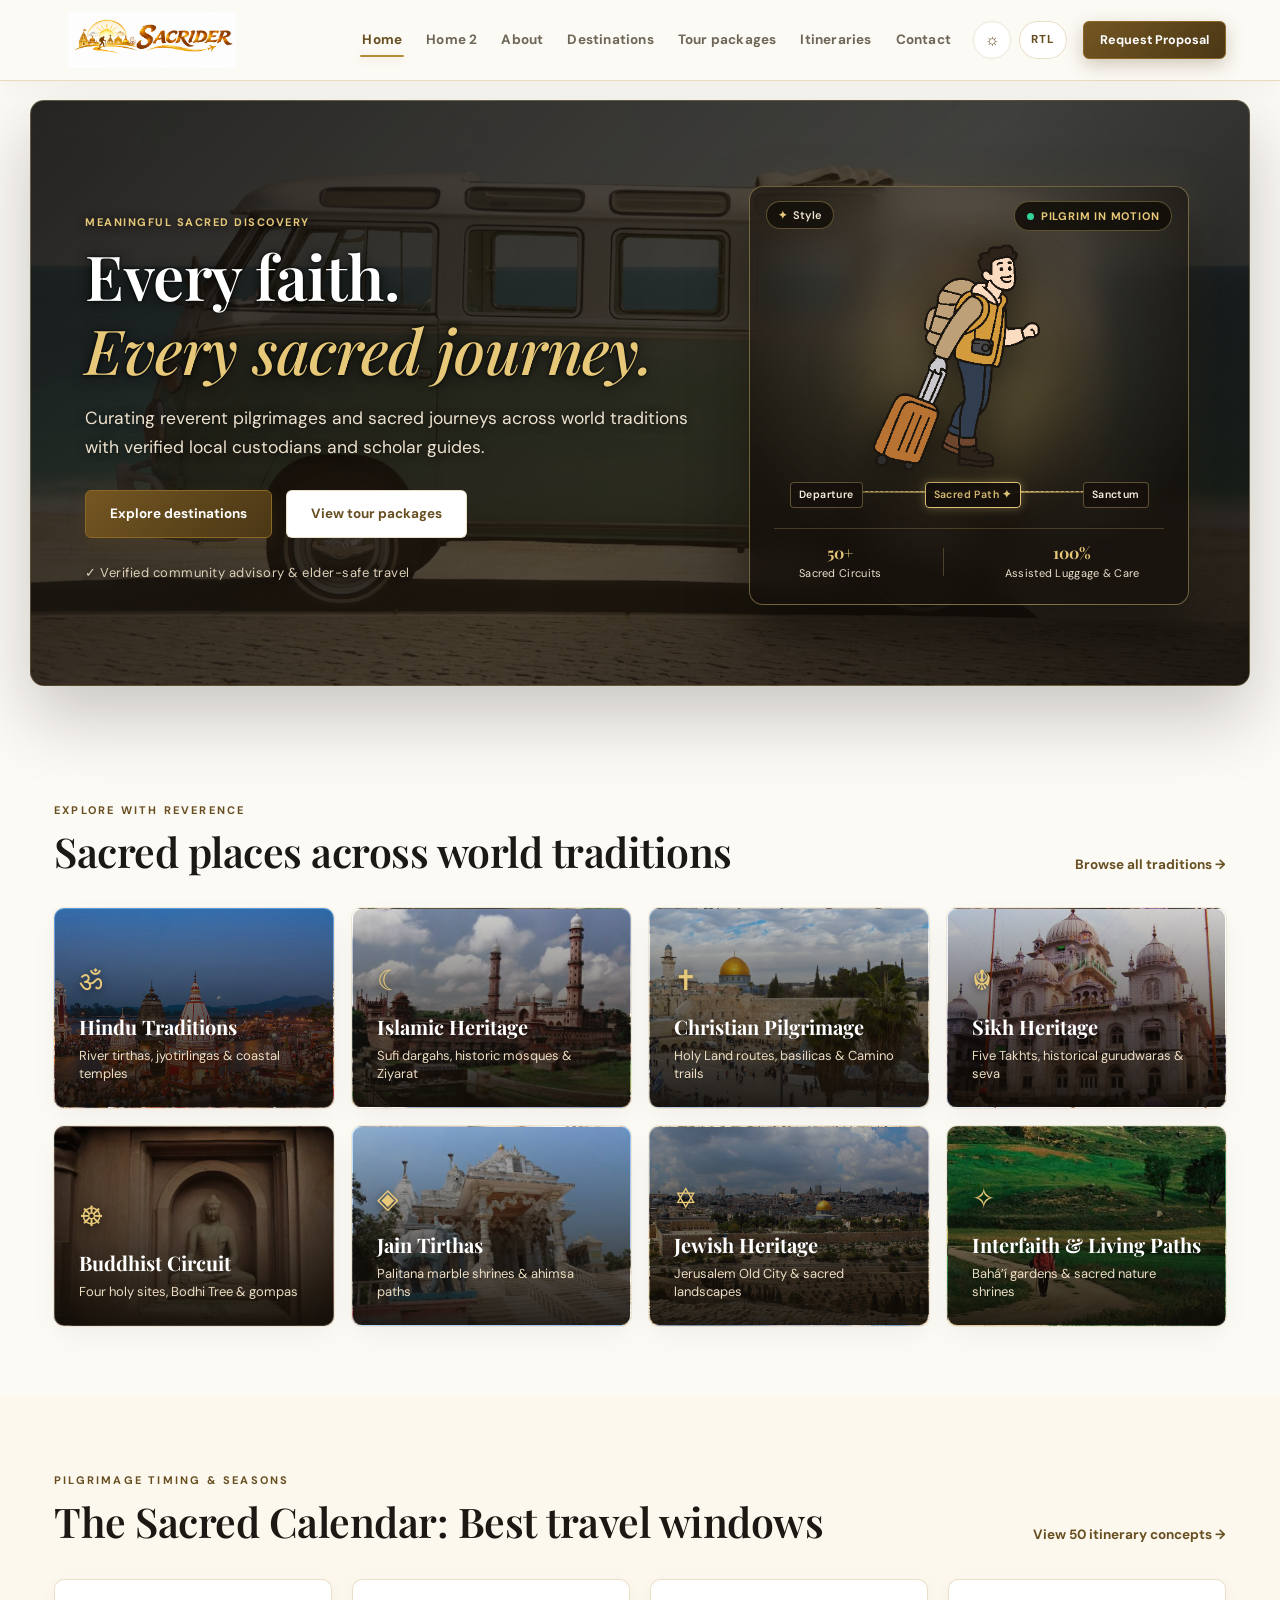
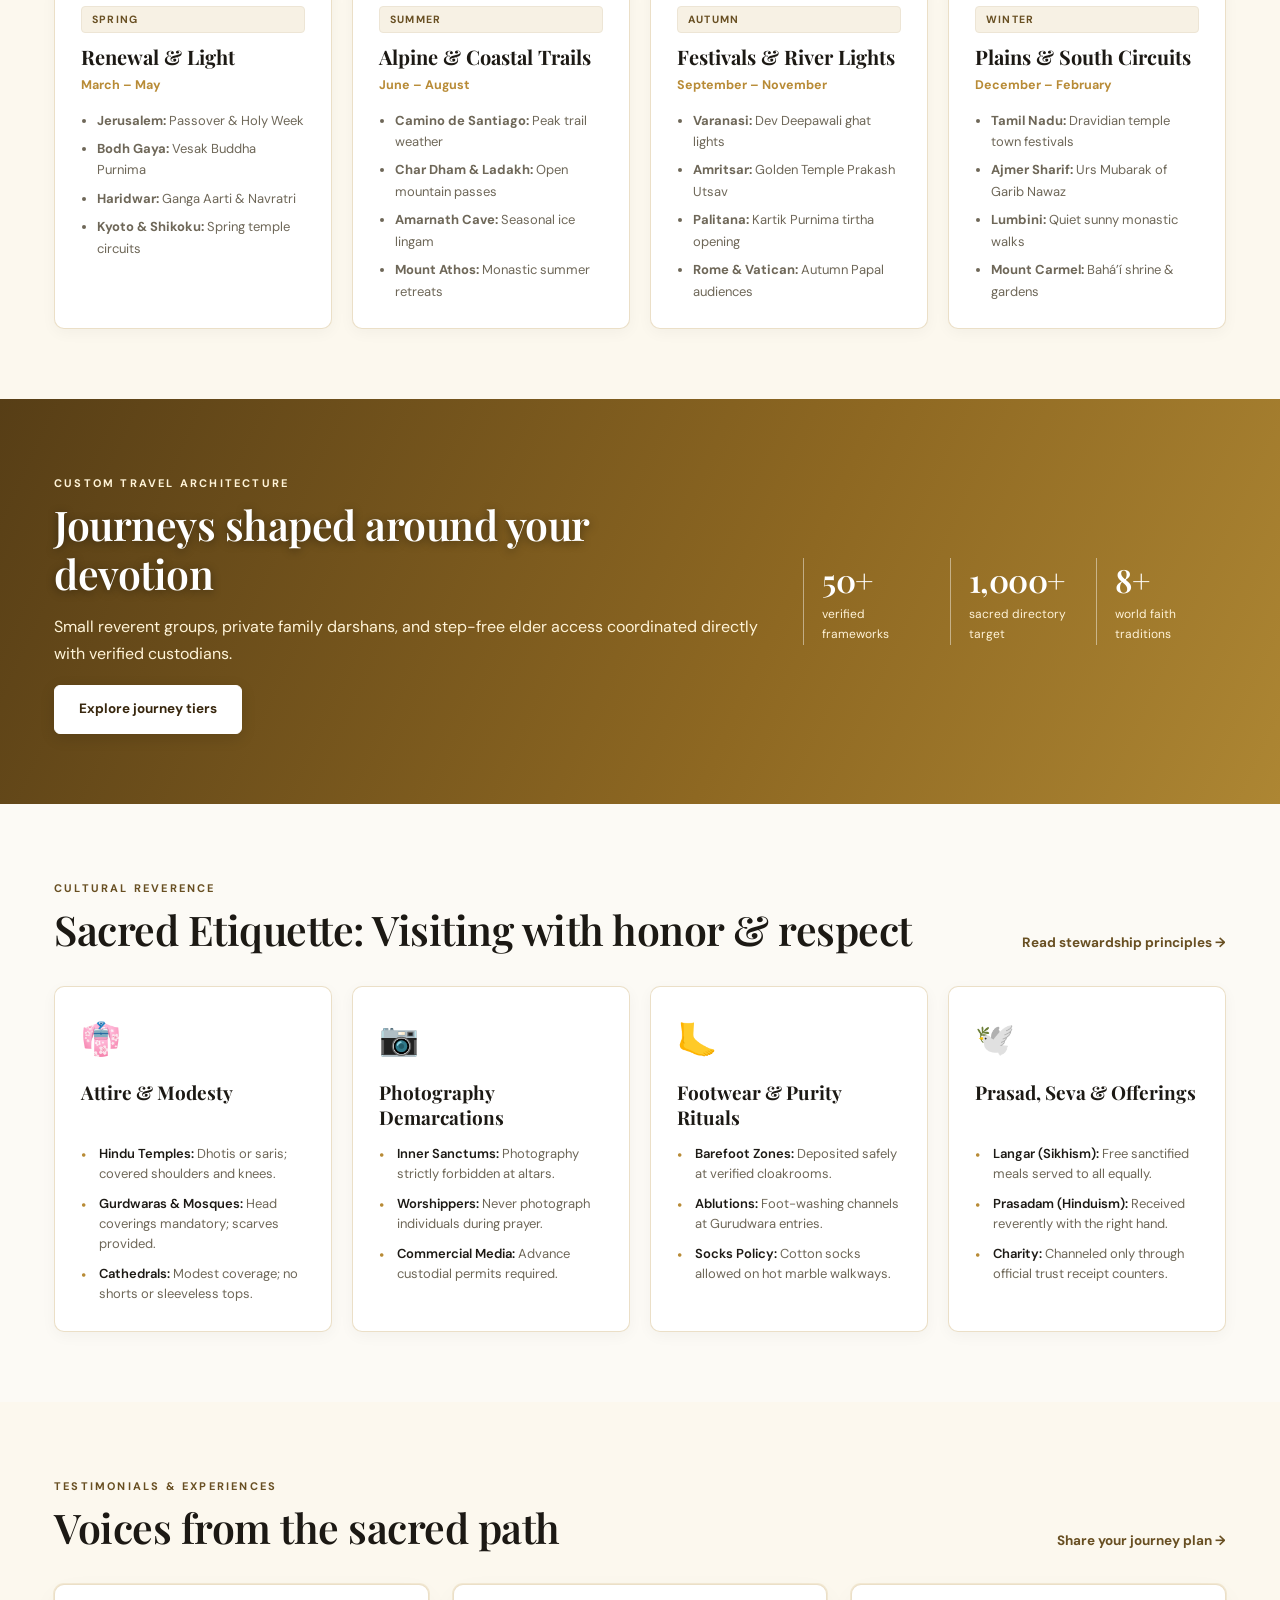
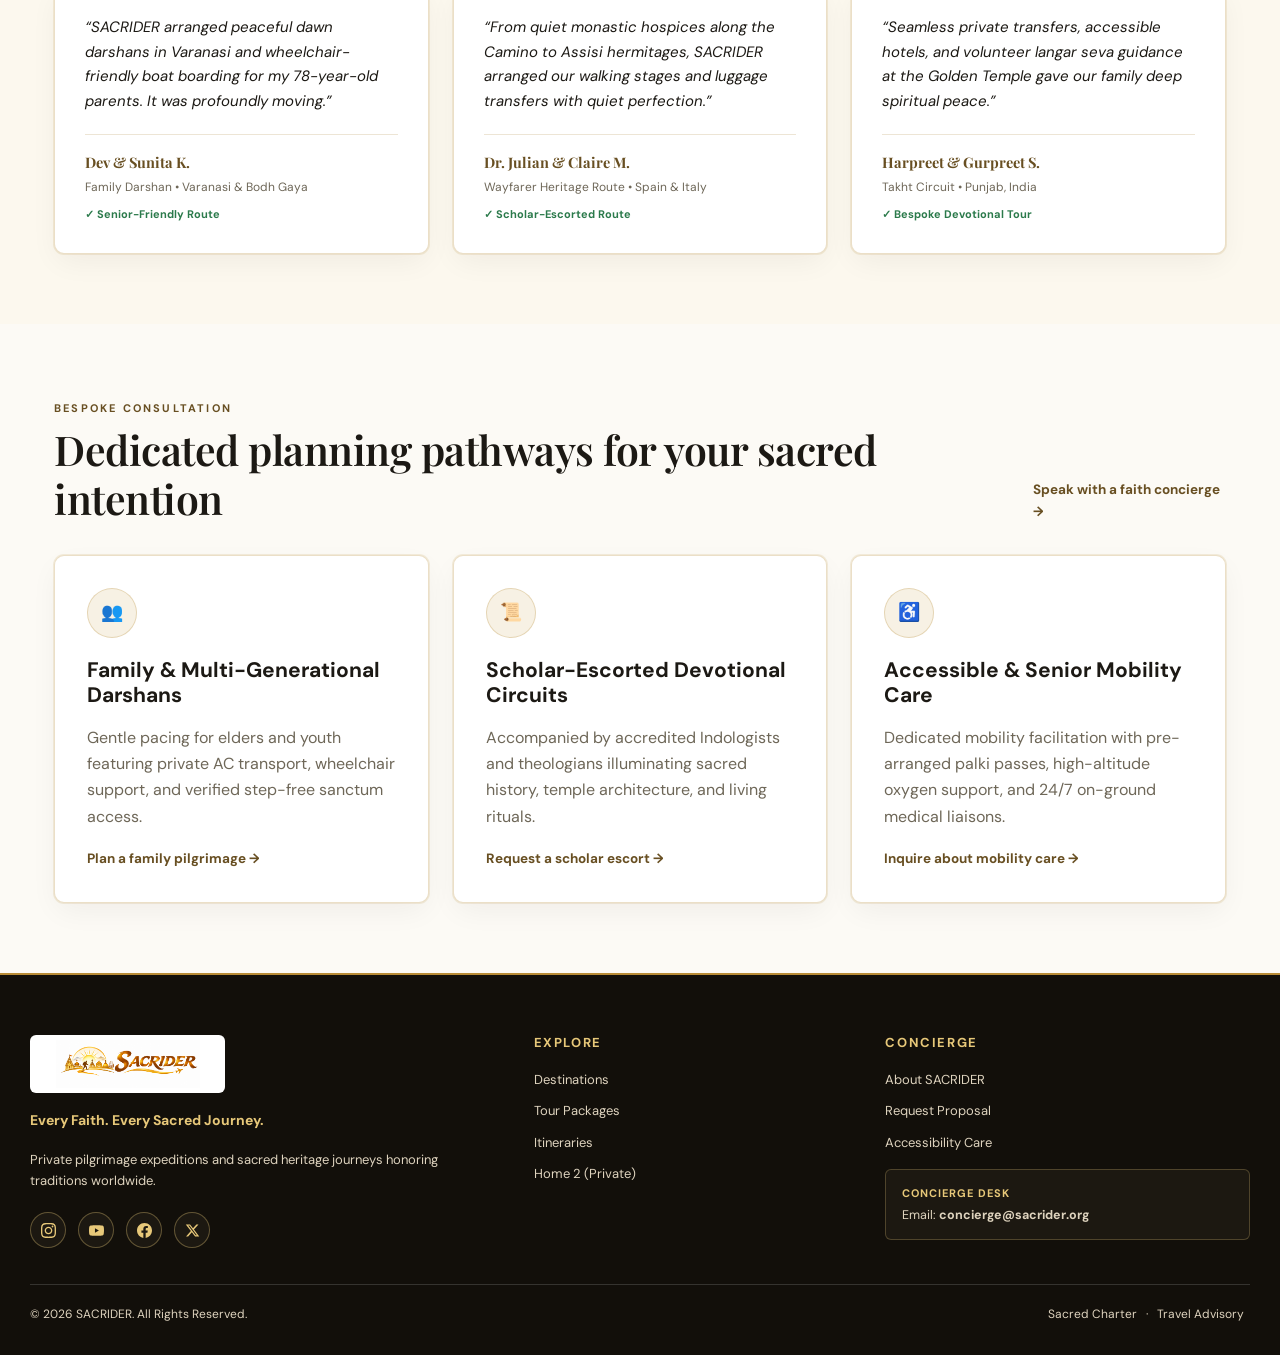
<file: index.html>
<!doctype html>
<html lang="en" dir="ltr">
<head>
  <meta charset="utf-8">
  <meta name="viewport" content="width=device-width, initial-scale=1">
  <meta name="description" content="Explore sacred destinations, living spiritual traditions, and meaningful pilgrimage journeys across all world faiths with SACRIDER.">
  <title>SACRIDER | Every Faith. Every Sacred Journey.</title>
  <link rel="icon" type="image/png" href="assets/sacrider-favicon-source.png">
  <link rel="stylesheet" href="styles.css">
  <link rel="preconnect" href="https://fonts.googleapis.com">
  <link rel="preconnect" href="https://fonts.gstatic.com" crossorigin>
  <link href="https://fonts.googleapis.com/css2?family=DM+Sans:wght@400;500;600;700&family=Playfair+Display:wght@500;600;700&display=swap" rel="stylesheet">
</head>
<body>
  <div id="site-header"></div>

  <main>
    <!-- Hero Section -->
    <section class="hero hero-classic">
      <div class="hero-copy">
        <span class="eyebrow">MEANINGFUL SACRED DISCOVERY</span>
        <h1>Every faith.<br><em>Every sacred journey.</em></h1>
        <p>Curating reverent pilgrimages and sacred journeys across world traditions with verified local custodians and scholar
          guides.</p>
        <div class="actions">
          <a class="btn primary" href="destinations.html">Explore destinations</a>
          <a class="btn secondary" href="packages.html">View tour packages</a>
        </div>
        <div class="hero-note">✓ Verified community advisory & elder-safe travel</div>
      </div>

      <div class="hero-classic-media">
        <div class="hero-traveler-stage">
          <div class="traveler-showcase-card">
            <!-- Ambient Sacred Aura -->
            <div class="traveler-aura" aria-hidden="true"></div>

            <!-- Floating Status Chip -->
            <div class="traveler-chip">
              <span class="chip-pulse-dot" aria-hidden="true"></span>
              <span>Pilgrim in Motion</span>
            </div>

            <!-- Interactive Style Toggle -->
            <button type="button" class="traveler-style-toggle" id="travelerStyleToggle" title="Toggle between Devotional Color and Classic Line Art" aria-label="Toggle visual style">
              <span class="toggle-icon">✦</span>
              <span class="toggle-text">Style</span>
            </button>

            <!-- Animated Traveler Figure -->
            <div class="traveler-figure-wrap">
              <img id="heroTravelerImg" src="assets/traveller-pilgrim-colored.gif" data-colored="assets/traveller-pilgrim-colored.gif" data-classic="assets/traveller-pilgrim.gif" alt="Sacred Pilgrim Traveler Journeying with Luggage" class="traveler-image" width="280" height="280">

              <!-- Sacred Trail with glowing milestones -->
              <div class="traveler-trail" aria-hidden="true">
                <div class="trail-line"></div>
                <span class="trail-waypoint">Departure</span>
                <span class="trail-waypoint active">Sacred Path ✦</span>
                <span class="trail-waypoint">Sanctum</span>
              </div>
            </div>

            <!-- Bottom feature micro-stats -->
            <div class="traveler-card-footer">
              <div class="traveler-stat">
                <strong>50+</strong>
                <small>Sacred Circuits</small>
              </div>
              <div class="traveler-stat-divider" aria-hidden="true"></div>
              <div class="traveler-stat">
                <strong>100%</strong>
                <small>Assisted Luggage & Care</small>
              </div>
            </div>
          </div>
        </div>
      </div>
    </section>

    <!-- Sacred Traditions Grid with Photographic Backdrops -->
    <section class="section">
      <div class="section-head">
        <div>
          <span class="eyebrow">EXPLORE WITH REVERENCE</span>
          <h2>Sacred places across world traditions</h2>
        </div>
        <a class="text-link" href="destinations.html">Browse all traditions →</a>
      </div>
      <div class="faith-grid">
        <a class="faith-card" style="background-image: url('assets/images/hindu-pilgrimage-tour.jpg');" href="destinations.html?faith=Hindu">
          <span>ॐ</span>
          <b>Hindu Traditions</b>
          <small>River tirthas, jyotirlingas & coastal temples</small>
        </a>
        <a class="faith-card" style="background-image: url('assets/images/muslim-pilgrimage.jpg');" href="destinations.html?faith=Islam">
          <span>☾</span>
          <b>Islamic Heritage</b>
          <small>Sufi dargahs, historic mosques & Ziyarat</small>
        </a>
        <a class="faith-card" style="background-image: url('assets/images/christain.webp');" href="destinations.html?faith=Christian">
          <span>✝</span>
          <b>Christian Pilgrimage</b>
          <small>Holy Land routes, basilicas & Camino trails</small>
        </a>
        <a class="faith-card" style="background-image: url('assets/images/Sikh Heritage.jpg');" href="destinations.html?faith=Sikh">
          <span>☬</span>
          <b>Sikh Heritage</b>
          <small>Five Takhts, historical gurudwaras & seva</small>
        </a>
        <a class="faith-card" style="background-image: url('assets/images/Buddhist Circuit.jfif');" href="destinations.html?faith=Buddhist">
          <span>☸</span>
          <b>Buddhist Circuit</b>
          <small>Four holy sites, Bodhi Tree & gompas</small>
        </a>
        <a class="faith-card" style="background-image: url('assets/images/Jain Thirta.jfif');" href="destinations.html?faith=Jain">
          <span>◈</span>
          <b>Jain Tirthas</b>
          <small>Palitana marble shrines & ahimsa paths</small>
        </a>
        <a class="faith-card" style="background-image: url('assets/images/Jewish Heritage.jpg');" href="destinations.html?faith=Jewish">
          <span>✡</span>
          <b>Jewish Heritage</b>
          <small>Jerusalem Old City & sacred landscapes</small>
        </a>
        <a class="faith-card" style="background-image: url('assets/images/new inner.jfif');" href="destinations.html?faith=Interfaith">
          <span>✧</span>
          <b>Interfaith & Living Paths</b>
          <small>Bahá’í gardens & sacred nature shrines</small>
        </a>
      </div>
    </section>

    <!-- UNIQUE SECTION 1: Sacred Calendar & Seasonal Pilgrimage Highlights -->
    <section class="section muted-section">
      <div class="section-head">
        <div>
          <span class="eyebrow">PILGRIMAGE TIMING & SEASONS</span>
          <h2>The Sacred Calendar: Best travel windows</h2>
        </div>
        <a class="text-link" href="itineraries.html">View 50 itinerary concepts →</a>
      </div>
      <div class="seasons-grid">
        <article class="season-card">
          <span class="season-badge">SPRING</span>
          <h3>Renewal & Light</h3>
          <div class="season-months">March – May</div>
          <ul class="season-list">
            <li><strong>Jerusalem:</strong> Passover & Holy Week</li>
            <li><strong>Bodh Gaya:</strong> Vesak Buddha Purnima</li>
            <li><strong>Haridwar:</strong> Ganga Aarti & Navratri</li>
            <li><strong>Kyoto & Shikoku:</strong> Spring temple circuits</li>
          </ul>
        </article>
        <article class="season-card">
          <span class="season-badge">SUMMER</span>
          <h3>Alpine & Coastal Trails</h3>
          <div class="season-months">June – August</div>
          <ul class="season-list">
            <li><strong>Camino de Santiago:</strong> Peak trail weather</li>
            <li><strong>Char Dham & Ladakh:</strong> Open mountain passes</li>
            <li><strong>Amarnath Cave:</strong> Seasonal ice lingam</li>
            <li><strong>Mount Athos:</strong> Monastic summer retreats</li>
          </ul>
        </article>
        <article class="season-card">
          <span class="season-badge">AUTUMN</span>
          <h3>Festivals & River Lights</h3>
          <div class="season-months">September – November</div>
          <ul class="season-list">
            <li><strong>Varanasi:</strong> Dev Deepawali ghat lights</li>
            <li><strong>Amritsar:</strong> Golden Temple Prakash Utsav</li>
            <li><strong>Palitana:</strong> Kartik Purnima tirtha opening</li>
            <li><strong>Rome & Vatican:</strong> Autumn Papal audiences</li>
          </ul>
        </article>
        <article class="season-card">
          <span class="season-badge">WINTER</span>
          <h3>Plains & South Circuits</h3>
          <div class="season-months">December – February</div>
          <ul class="season-list">
            <li><strong>Tamil Nadu:</strong> Dravidian temple town festivals</li>
            <li><strong>Ajmer Sharif:</strong> Urs Mubarak of Garib Nawaz</li>
            <li><strong>Lumbini:</strong> Quiet sunny monastic walks</li>
            <li><strong>Mount Carmel:</strong> Bahá’í shrine & gardens</li>
          </ul>
        </article>
      </div>
    </section>

    <!-- Feature Band -->
    <section class="section feature-band">
      <div>
        <span class="eyebrow">CUSTOM TRAVEL ARCHITECTURE</span>
        <h2>Journeys shaped around your devotion</h2>
        <p>Small reverent groups, private family darshans, and step-free elder access coordinated directly with verified
          custodians.</p>
        <a class="btn light" href="packages.html">Explore journey tiers</a>
      </div>
      <div class="feature-stats">
        <div><strong>50+</strong><span>verified frameworks</span></div>
        <div><strong>1,000+</strong><span>sacred directory target</span></div>
        <div><strong>8+</strong><span>world faith traditions</span></div>
      </div>
    </section>

    <!-- UNIQUE SECTION 2: Sacred Etiquette & Sanctum Protocol Guide -->
    <section class="section">
      <div class="section-head">
        <div>
          <span class="eyebrow">CULTURAL REVERENCE</span>
          <h2>Sacred Etiquette: Visiting with honor & respect</h2>
        </div>
        <a class="text-link" href="about.html">Read stewardship principles →</a>
      </div>
      <div class="etiquette-grid">
        <article class="etiquette-card">
          <div class="etiquette-icon">👘</div>
          <h3>Attire & Modesty</h3>
          <ul>
            <li><strong>Hindu Temples:</strong> Dhotis or saris; covered shoulders and knees.</li>
            <li><strong>Gurdwaras & Mosques:</strong> Head coverings mandatory; scarves provided.</li>
            <li><strong>Cathedrals:</strong> Modest coverage; no shorts or sleeveless tops.</li>
          </ul>
        </article>
        <article class="etiquette-card">
          <div class="etiquette-icon">📷</div>
          <h3>Photography Demarcations</h3>
          <ul>
            <li><strong>Inner Sanctums:</strong> Photography strictly forbidden at altars.</li>
            <li><strong>Worshippers:</strong> Never photograph individuals during prayer.</li>
            <li><strong>Commercial Media:</strong> Advance custodial permits required.</li>
          </ul>
        </article>
        <article class="etiquette-card">
          <div class="etiquette-icon">🦶</div>
          <h3>Footwear & Purity Rituals</h3>
          <ul>
            <li><strong>Barefoot Zones:</strong> Deposited safely at verified cloakrooms.</li>
            <li><strong>Ablutions:</strong> Foot-washing channels at Gurudwara entries.</li>
            <li><strong>Socks Policy:</strong> Cotton socks allowed on hot marble walkways.</li>
          </ul>
        </article>
        <article class="etiquette-card">
          <div class="etiquette-icon">🕊️</div>
          <h3>Prasad, Seva & Offerings</h3>
          <ul>
            <li><strong>Langar (Sikhism):</strong> Free sanctified meals served to all equally.</li>
            <li><strong>Prasadam (Hinduism):</strong> Received reverently with the right hand.</li>
            <li><strong>Charity:</strong> Channeled only through official trust receipt counters.</li>
          </ul>
        </article>
      </div>
    </section>

    <!-- UNIQUE SECTION 3: Verified Pilgrim Voice & Multi-Faith Testimonials -->
    <section class="section muted-section">
      <div class="section-head">
        <div>
          <span class="eyebrow">TESTIMONIALS & EXPERIENCES</span>
          <h2>Voices from the sacred path</h2>
        </div>
        <a class="text-link" href="contact.html">Share your journey plan →</a>
      </div>
      <div class="voices-grid">
        <article class="voice-card">
          <p class="voice-quote">“SACRIDER arranged peaceful dawn darshans in Varanasi and wheelchair-friendly boat boarding for
            my 78-year-old parents. It was profoundly moving.”</p>
          <div class="voice-author">
            <b>Dev & Sunita K.</b>
            <span>Family Darshan • Varanasi & Bodh Gaya</span>
            <div class="voice-badge">✓ Senior-Friendly Route</div>
          </div>
        </article>
        <article class="voice-card">
          <p class="voice-quote">“From quiet monastic hospices along the Camino to Assisi hermitages, SACRIDER arranged our
            walking stages and luggage transfers with quiet perfection.”</p>
          <div class="voice-author">
            <b>Dr. Julian & Claire M.</b>
            <span>Wayfarer Heritage Route • Spain & Italy</span>
            <div class="voice-badge">✓ Scholar-Escorted Route</div>
          </div>
        </article>
        <article class="voice-card">
          <p class="voice-quote">“Seamless private transfers, accessible hotels, and volunteer langar seva guidance at the Golden
            Temple gave our family deep spiritual peace.”</p>
          <div class="voice-author">
            <b>Harpreet & Gurpreet S.</b>
            <span>Takht Circuit • Punjab, India</span>
            <div class="voice-badge">✓ Bespoke Devotional Tour</div>
          </div>
        </article>
      </div>
    </section>

    <!-- Bespoke Planning Pathways -->
    <section class="section">
      <div class="section-head">
        <div>
          <span class="eyebrow">BESPOKE CONSULTATION</span>
          <h2>Dedicated planning pathways for your sacred intention</h2>
        </div>
        <a class="text-link" href="contact.html">Speak with a faith concierge →</a>
      </div>
      <div class="three-cards">
        <article class="info-card">
          <div class="card-icon">👥</div>
          <h3>Family & Multi-Generational Darshans</h3>
          <p>Gentle pacing for elders and youth featuring private AC transport, wheelchair support, and verified step-free sanctum
            access.</p>
          <a href="contact.html?interest=Family%20journey" class="text-link">Plan a family pilgrimage →</a>
        </article>
        <article class="info-card">
          <div class="card-icon">📜</div>
          <h3>Scholar-Escorted Devotional Circuits</h3>
          <p>Accompanied by accredited Indologists and theologians illuminating sacred history, temple architecture, and living
            rituals.</p>
          <a href="contact.html?interest=Bespoke%20Pilgrimage%20Proposal" class="text-link">Request a scholar escort →</a>
        </article>
        <article class="info-card">
          <div class="card-icon">♿</div>
          <h3>Accessible & Senior Mobility Care</h3>
          <p>Dedicated mobility facilitation with pre-arranged palki passes, high-altitude oxygen support, and 24/7 on-ground
            medical liaisons.</p>
          <a href="contact.html?interest=Accessible%20travel" class="text-link">Inquire about mobility care →</a>
        </article>
      </div>
    </section>
  </main>

  <div id="site-footer"></div>
  <script src="app.js"></script>
</body>
</html>
</file>
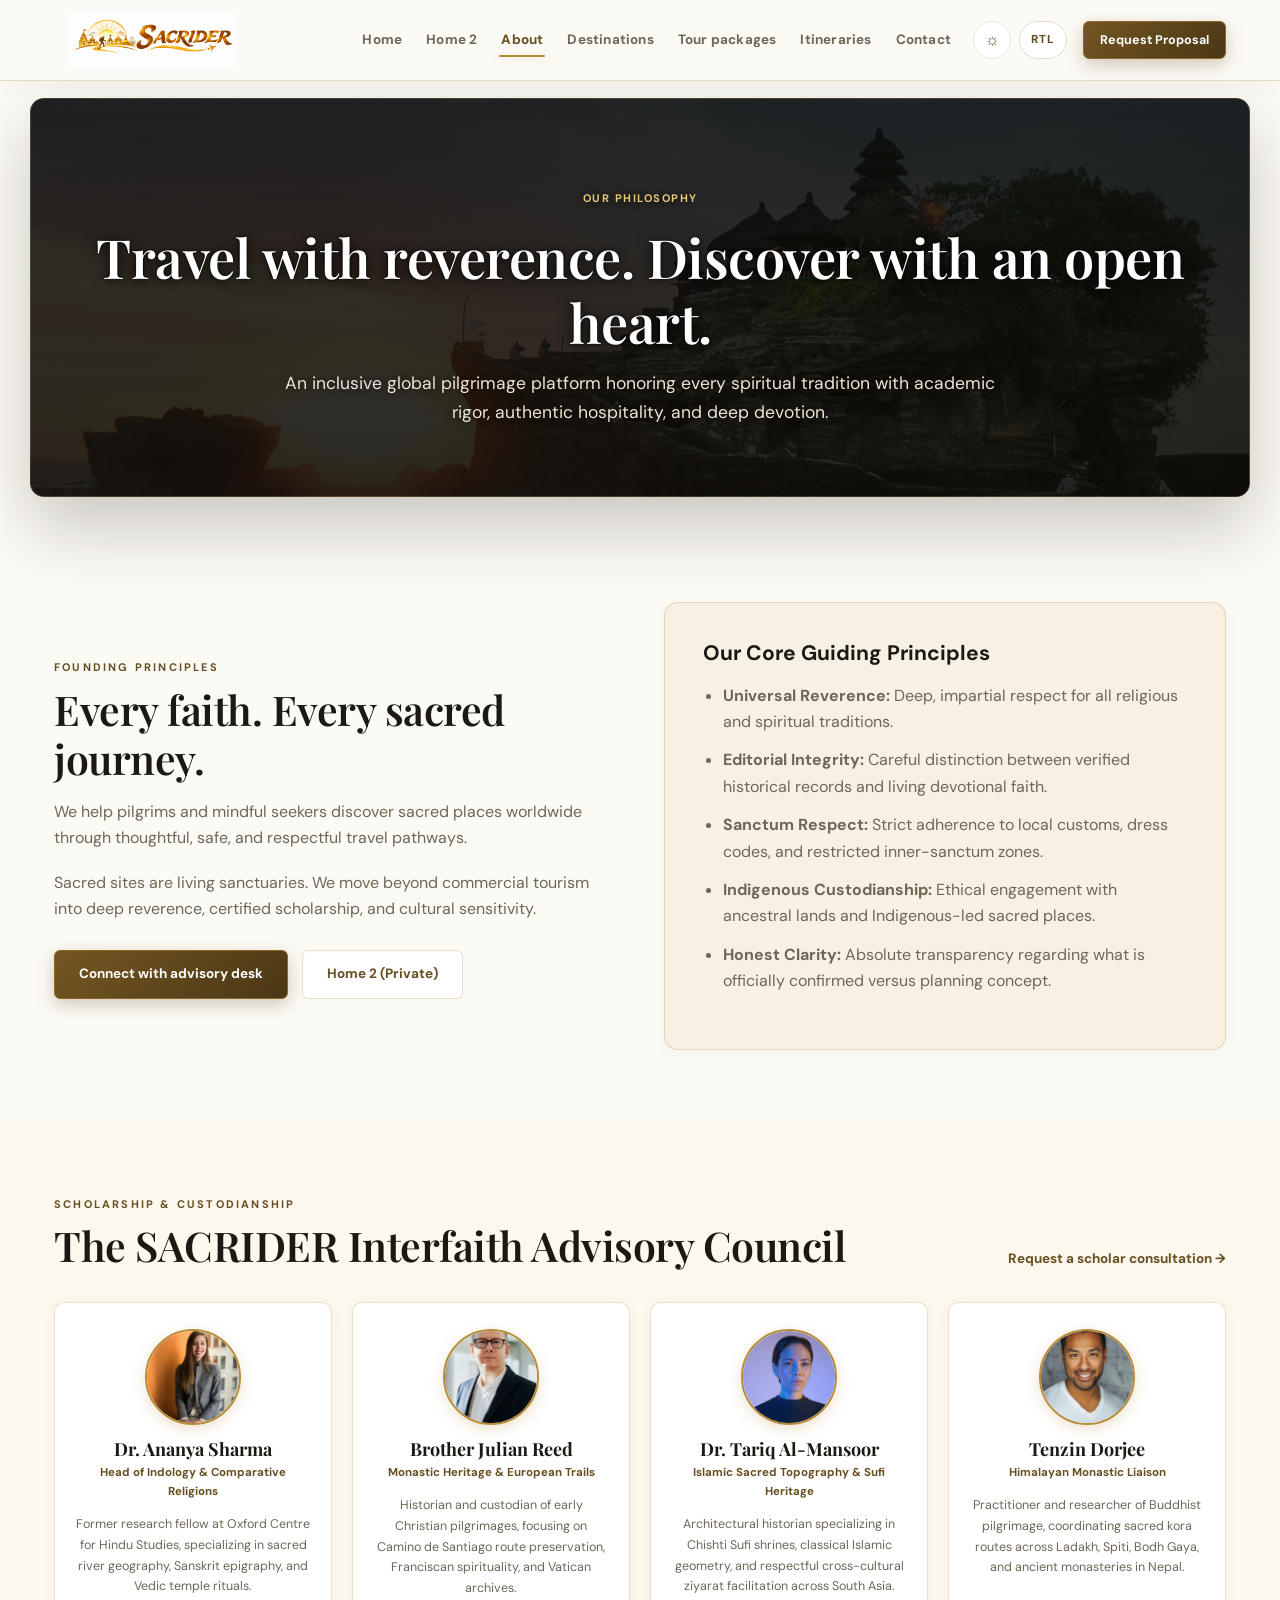
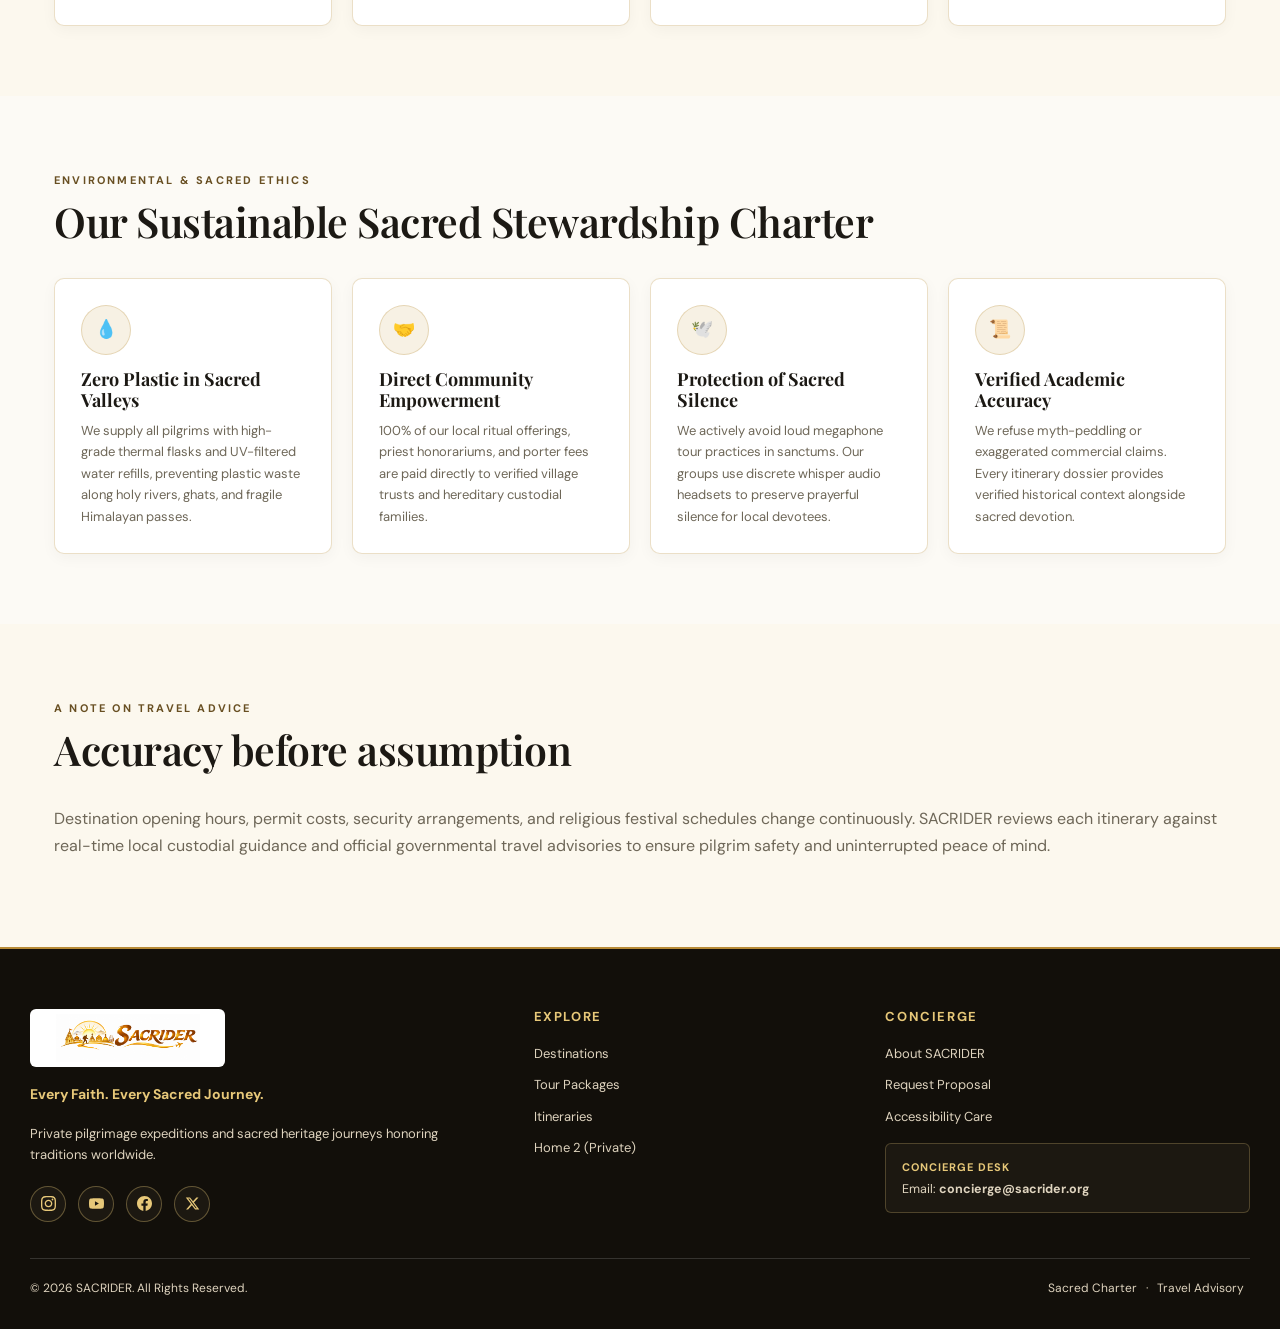
<file: about.html>
<!doctype html>
<html lang="en" dir="ltr">
<head>
  <meta charset="utf-8">
  <meta name="viewport" content="width=device-width, initial-scale=1">
  <meta name="description" content="Learn about SACRIDER's mission, interfaith advisory council, and sustainable pilgrimage stewardship principles.">
  <title>About SACRIDER | Every Faith. Every Sacred Journey.</title>
  <link rel="icon" type="image/png" href="assets/sacrider-favicon-source.png">
  <link rel="stylesheet" href="styles.css">
  <link rel="preconnect" href="https://fonts.googleapis.com">
  <link rel="preconnect" href="https://fonts.gstatic.com" crossorigin>
  <link href="https://fonts.googleapis.com/css2?family=DM+Sans:wght@400;500;600;700&family=Playfair+Display:wght@500;600;700&display=swap" rel="stylesheet">
</head>
<body>
  <div id="site-header"></div>

  <main>
    <!-- Page Hero with Photographic Backdrop -->
    <section class="page-hero about-hero">
      <span class="eyebrow">OUR PHILOSOPHY</span>
      <h1>Travel with reverence. Discover with an open heart.</h1>
      <p>An inclusive global pilgrimage platform honoring every spiritual tradition with academic rigor, authentic hospitality, and deep devotion.</p>
    </section>

    <!-- Core Purpose Split Section -->
    <section class="section split">
      <div>
        <span class="eyebrow">FOUNDING PRINCIPLES</span>
        <h2>Every faith. Every sacred journey.</h2>
        <p>We help pilgrims and mindful seekers discover sacred places worldwide through thoughtful, safe, and respectful travel pathways.</p>
        <p>Sacred sites are living sanctuaries. We move beyond commercial tourism into deep reverence, certified scholarship, and cultural sensitivity.</p>
        <div class="actions">
          <a class="btn primary" href="contact.html">Connect with advisory desk</a>
          <a class="btn secondary" href="home-premium.html">Home 2 (Private)</a>
        </div>
      </div>
      <div class="values-panel">
        <h3>Our Core Guiding Principles</h3>
        <ul class="check-list">
          <li><strong>Universal Reverence:</strong> Deep, impartial respect for all religious and spiritual traditions.</li>
          <li><strong>Editorial Integrity:</strong> Careful distinction between verified historical records and living devotional faith.</li>
          <li><strong>Sanctum Respect:</strong> Strict adherence to local customs, dress codes, and restricted inner-sanctum zones.</li>
          <li><strong>Indigenous Custodianship:</strong> Ethical engagement with ancestral lands and Indigenous-led sacred places.</li>
          <li><strong>Honest Clarity:</strong> Absolute transparency regarding what is officially confirmed versus planning concept.</li>
        </ul>
      </div>
    </section>

    <!-- UNIQUE SECTION 1: The SACRIDER Interfaith Advisory Council -->
    <section class="section muted-section">
      <div class="section-head">
        <div>
          <span class="eyebrow">SCHOLARSHIP & CUSTODIANSHIP</span>
          <h2>The SACRIDER Interfaith Advisory Council</h2>
        </div>
        <a class="text-link" href="contact.html">Request a scholar consultation →</a>
      </div>

      <div class="advisors-grid">
        <article class="advisor-card">
          <img class="advisor-avatar" src="assets/images/advisor-1.jpg" alt="Dr. Ananya Sharma">
          <h3>Dr. Ananya Sharma</h3>
          <div class="advisor-title">Head of Indology & Comparative Religions</div>
          <p>Former research fellow at Oxford Centre for Hindu Studies, specializing in sacred river geography, Sanskrit epigraphy, and Vedic temple rituals.</p>
        </article>

        <article class="advisor-card">
          <img class="advisor-avatar" src="assets/images/advisor-2.jpg" alt="Brother Julian Reed">
          <h3>Brother Julian Reed</h3>
          <div class="advisor-title">Monastic Heritage & European Trails</div>
          <p>Historian and custodian of early Christian pilgrimages, focusing on Camino de Santiago route preservation, Franciscan spirituality, and Vatican archives.</p>
        </article>

        <article class="advisor-card">
          <img class="advisor-avatar" src="assets/images/advisor-3.jpg" alt="Dr. Tariq Al-Mansoor">
          <h3>Dr. Tariq Al-Mansoor</h3>
          <div class="advisor-title">Islamic Sacred Topography & Sufi Heritage</div>
          <p>Architectural historian specializing in Chishti Sufi shrines, classical Islamic geometry, and respectful cross-cultural ziyarat facilitation across South Asia.</p>
        </article>

        <article class="advisor-card">
          <img class="advisor-avatar" src="assets/images/advisor-4.jpg" alt="Tenzin Dorjee">
          <h3>Tenzin Dorjee</h3>
          <div class="advisor-title">Himalayan Monastic Liaison</div>
          <p>Practitioner and researcher of Buddhist pilgrimage, coordinating sacred kora routes across Ladakh, Spiti, Bodh Gaya, and ancient monasteries in Nepal.</p>
        </article>
      </div>
    </section>

    <!-- UNIQUE SECTION 2: Sustainable & Sacred Stewardship Charter -->
    <section class="section">
      <div class="section-head">
        <div>
          <span class="eyebrow">ENVIRONMENTAL & SACRED ETHICS</span>
          <h2>Our Sustainable Sacred Stewardship Charter</h2>
        </div>
      </div>

      <div class="charter-grid">
        <article class="charter-card">
          <div class="card-icon">💧</div>
          <h3>Zero Plastic in Sacred Valleys</h3>
          <p>We supply all pilgrims with high-grade thermal flasks and UV-filtered water refills, preventing plastic waste along holy rivers, ghats, and fragile Himalayan passes.</p>
        </article>

        <article class="charter-card">
          <div class="card-icon">🤝</div>
          <h3>Direct Community Empowerment</h3>
          <p>100% of our local ritual offerings, priest honorariums, and porter fees are paid directly to verified village trusts and hereditary custodial families.</p>
        </article>

        <article class="charter-card">
          <div class="card-icon">🕊️</div>
          <h3>Protection of Sacred Silence</h3>
          <p>We actively avoid loud megaphone tour practices in sanctums. Our groups use discrete whisper audio headsets to preserve prayerful silence for local devotees.</p>
        </article>

        <article class="charter-card">
          <div class="card-icon">📜</div>
          <h3>Verified Academic Accuracy</h3>
          <p>We refuse myth-peddling or exaggerated commercial claims. Every itinerary dossier provides verified historical context alongside sacred devotion.</p>
        </article>
      </div>
    </section>

    <!-- Informative Transparency Note -->
    <section class="section muted-section">
      <div class="section-head">
        <div>
          <span class="eyebrow">A NOTE ON TRAVEL ADVICE</span>
          <h2>Accuracy before assumption</h2>
        </div>
      </div>
      <p>Destination opening hours, permit costs, security arrangements, and religious festival schedules change continuously. SACRIDER reviews each itinerary against real-time local custodial guidance and official governmental travel advisories to ensure pilgrim safety and uninterrupted peace of mind.</p>
    </section>
  </main>

  <div id="site-footer"></div>
  <script src="app.js"></script>
</body>
</html>
</file>
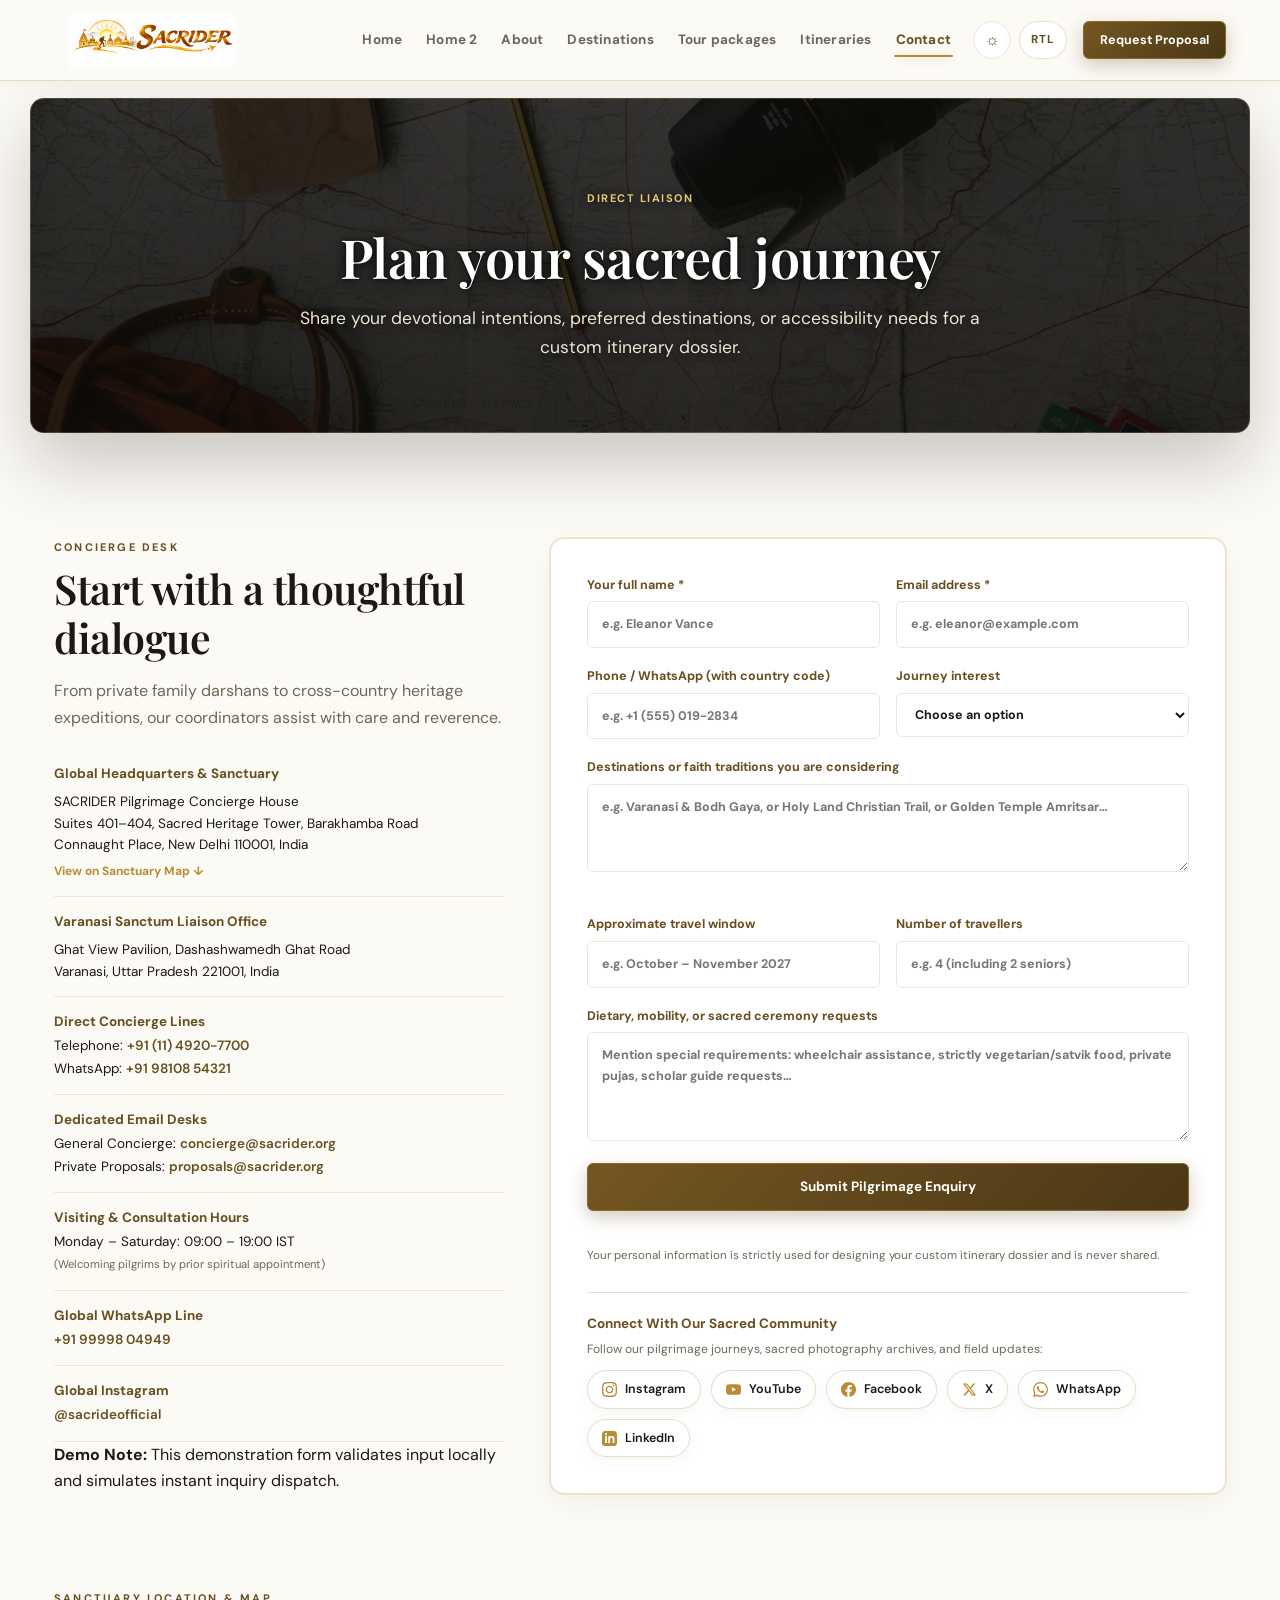
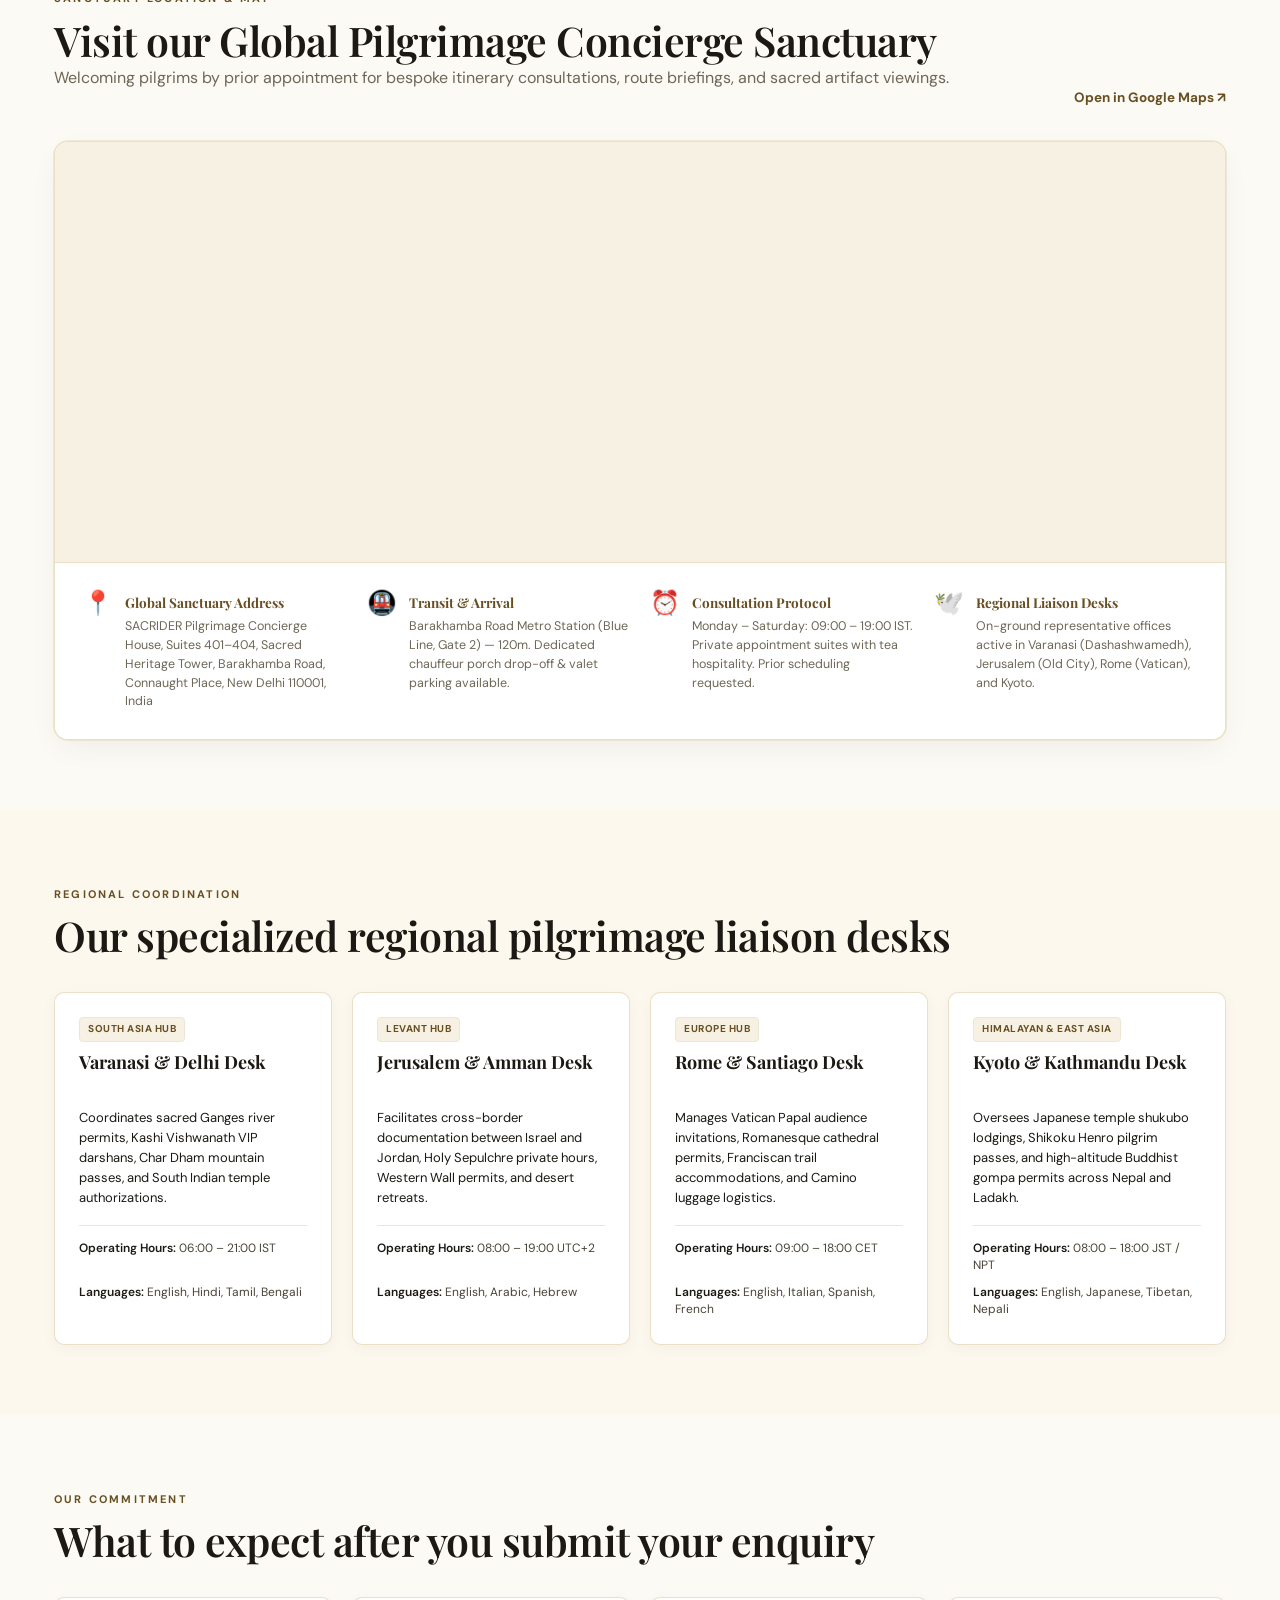
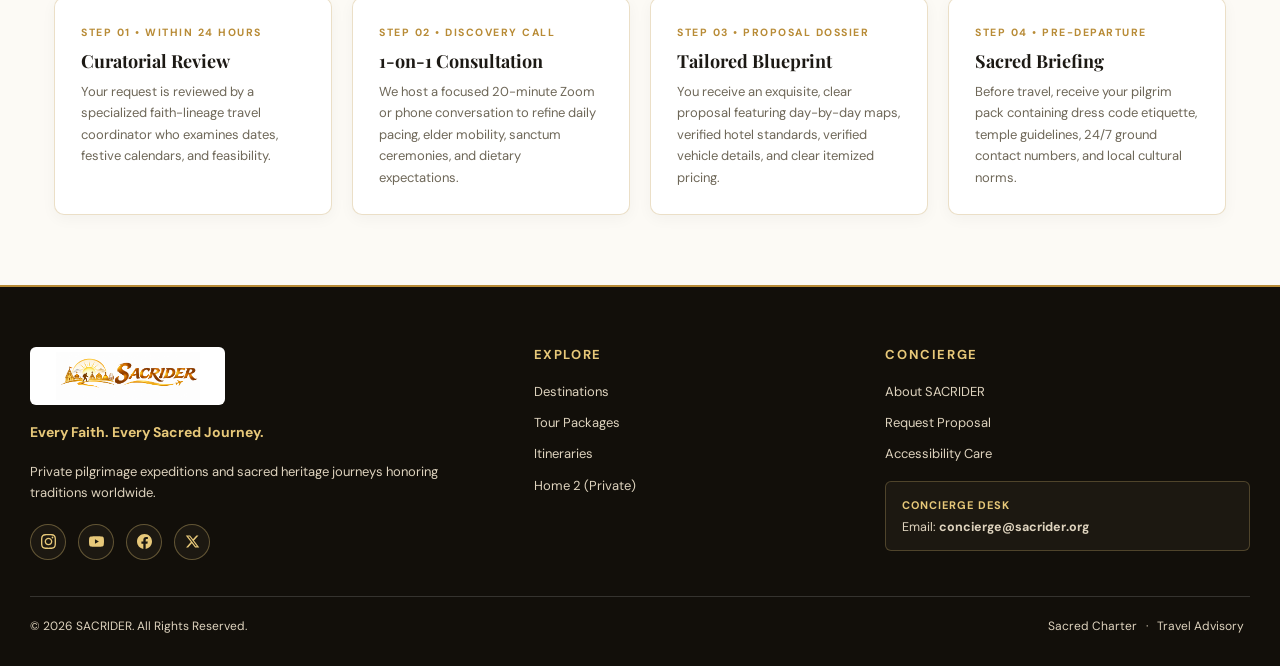
<file: contact.html>
<!doctype html>
<html lang="en" dir="ltr">
<head>
  <meta charset="utf-8">
  <meta name="viewport" content="width=device-width, initial-scale=1">
  <meta name="description" content="Contact SACRIDER's dedicated faith travel coordinators, request custom pilgrimage proposals, and plan respectful journeys worldwide.">
  <title>Contact SACRIDER | Plan Your Sacred Journey</title>
  <link rel="icon" type="image/png" href="assets/sacrider-favicon-source.png">
  <link rel="stylesheet" href="styles.css">
  <link rel="preconnect" href="https://fonts.googleapis.com">
  <link rel="preconnect" href="https://fonts.gstatic.com" crossorigin>
  <link href="https://fonts.googleapis.com/css2?family=DM+Sans:wght@400;500;600;700&family=Playfair+Display:wght@500;600;700&display=swap" rel="stylesheet">
</head>
<body>
  <div id="site-header"></div>

  <main>
    <!-- Page Hero with Photographic Backdrop -->
    <section class="page-hero contact-hero">
      <span class="eyebrow">DIRECT LIAISON</span>
      <h1>Plan your sacred journey</h1>
      <p>Share your devotional intentions, preferred destinations, or accessibility needs for a custom itinerary dossier.</p>
    </section>

    <!-- Main Contact Form & Details Section -->
    <section class="section contact-layout">
      <div class="contact-aside">
        <span class="eyebrow">CONCIERGE DESK</span>
        <h2>Start with a thoughtful dialogue</h2>
        <p>From private family darshans to cross-country heritage expeditions, our coordinators assist with care and reverence.</p>

        <!-- Address Details -->
        <div class="contact-detail">
          <b>Global Headquarters & Sanctuary</b>
          <span class="address-text">
            SACRIDER Pilgrimage Concierge House<br>
            Suites 401–404, Sacred Heritage Tower, Barakhamba Road<br>
            Connaught Place, New Delhi 110001, India
          </span>
          <a class="contact-map-link" href="#map-section">View on Sanctuary Map ↓</a>
        </div>

        <div class="contact-detail">
          <b>Varanasi Sanctum Liaison Office</b>
          <span class="address-text">
            Ghat View Pavilion, Dashashwamedh Ghat Road<br>
            Varanasi, Uttar Pradesh 221001, India
          </span>
        </div>

        <div class="contact-detail">
          <b>Direct Concierge Lines</b>
          <span>
            Telephone: <a href="tel:+911149207700" class="contact-link">+91 (11) 4920-7700</a><br>
            WhatsApp: <a href="https://wa.me/919810854321" class="contact-link" target="_blank" rel="noopener">+91 98108 54321</a>
          </span>
          </div>
          <div class="contact-detail">
            <b>Dedicated Email Desks</b>
            <span>
              General Concierge: <a href="mailto:concierge@sacrider.org" class="contact-link">concierge@sacrider.org</a><br>
              Private Proposals: <a href="mailto:proposals@sacrider.org" class="contact-link">proposals@sacrider.org</a>
            </span>
          </div>
          
          <div class="contact-detail">
            <b>Visiting & Consultation Hours</b>
            <span>Monday – Saturday: 09:00 – 19:00 IST<br><small style="color:var(--muted);">(Welcoming pilgrims by prior
                spiritual appointment)</small></span>
          </div>
          
          <div class="contact-detail">
            <b>Global WhatsApp Line</b>
            <span><a href="https://wa.me/919999804949" target="_blank" rel="noopener" class="contact-link">+91 99998
                04949</a></span>
          </div>
          
          <div class="contact-detail">
            <b>Global Instagram</b>
            <span><a href="https://instagram.com/sacrideofficial" target="_blank" rel="noopener"
                class="contact-link">@sacrideofficial</a></span>
          </div>

          <div class="notice">
            <b>Demo Note:</b> This demonstration form validates input locally and simulates instant inquiry dispatch.
          </div>
      </div>

      <!-- Enhanced Enquiry Form -->
      <form id="enquiry-form" class="enquiry-form" novalidate>
        <div class="form-row">
          <label>
            Your full name *
            <input name="name" required autocomplete="name" placeholder="e.g. Eleanor Vance">
          </label>
          <label>
            Email address *
            <input name="email" type="email" required autocomplete="email" placeholder="e.g. eleanor@example.com">
          </label>
        </div>

        <div class="form-row">
          <label>
            Phone / WhatsApp (with country code)
            <input name="phone" type="tel" autocomplete="tel" placeholder="e.g. +1 (555) 019-2834">
          </label>
          <label>
            Journey interest
            <select name="interest" id="interest-select">
              <option value="">Choose an option</option>
              <option>Group pilgrimage</option>
              <option>Private journey</option>
              <option>Home 2 Bespoke Signature</option>
              <option>Multi-destination trail</option>
              <option>Family journey</option>
              <option>Senior-friendly slower-paced</option>
              <option>Accessible travel</option>
              <option>General enquiry</option>
            </select>
          </label>
        </div>

        <label>
          Destinations or faith traditions you are considering
          <textarea name="destinations" rows="3" placeholder="e.g. Varanasi & Bodh Gaya, or Holy Land Christian Trail, or Golden Temple Amritsar…"></textarea>
        </label>

        <div class="form-row">
          <label>
            Approximate travel window
            <input name="period" placeholder="e.g. October – November 2027">
          </label>
          <label>
            Number of travellers
            <input name="travellers" type="number" min="1" max="100" placeholder="e.g. 4 (including 2 seniors)">
          </label>
        </div>

        <label>
          Dietary, mobility, or sacred ceremony requests
          <textarea name="message" rows="4" placeholder="Mention special requirements: wheelchair assistance, strictly vegetarian/satvik food, private pujas, scholar guide requests…"></textarea>
        </label>

        <button class="btn primary" type="submit">Submit Pilgrimage Enquiry</button>
        <div id="form-status" class="form-status" role="status"></div>
        <small class="form-legal">Your personal information is strictly used for designing your custom itinerary dossier and is never shared.</small>
<!-- Social Icons Inside Form -->
<div class="form-social-section">
  <div class="form-social-header">
    <b>Connect With Our Sacred Community</b>
    <p class="social-sub">Follow our pilgrimage journeys, sacred photography archives, and field updates:</p>
  </div>
  <div class="contact-social-icons">
    <a href="https://instagram.com" class="contact-social-btn" aria-label="SACRIDER on Instagram" title="Instagram"
      target="_blank" rel="noopener">
      <svg width="15" height="15" viewBox="0 0 24 24" fill="currentColor">
        <path
          d="M12 2.163c3.204 0 3.584.012 4.85.07 3.252.148 4.771 1.691 4.919 4.919.058 1.265.069 1.645.069 4.849 0 3.205-.012 3.584-.069 4.849-.149 3.225-1.664 4.771-4.919 4.919-1.266.058-1.644.07-4.85.07-3.204 0-3.584-.012-4.849-.07-3.26-.149-4.771-1.699-4.919-4.92-.058-1.265-.07-1.644-.07-4.849 0-3.204.013-3.583.07-4.849.149-3.227 1.664-4.771 4.919-4.919 1.266-.057 1.645-.069 4.849-.069zm0-2.163c-3.259 0-3.667.014-4.947.072-4.358.2-6.78 2.618-6.98 6.98-.059 1.281-.073 1.689-.073 4.948 0 3.259.014 3.668.072 4.948.2 4.358 2.618 6.78 6.98 6.98 1.281.058 1.689.072 4.948.072 3.259 0 3.668-.014 4.948-.072 4.354-.2 6.782-2.618 6.979-6.98.059-1.28.073-1.689.073-4.948 0-3.259-.014-3.667-.072-4.947-.196-4.354-2.617-6.78-6.979-6.98-1.281-.059-1.69-.073-4.949-.073zm0 5.838c-3.403 0-6.162 2.759-6.162 6.162s2.759 6.163 6.162 6.163 6.162-2.759 6.162-6.163c0-3.403-2.759-6.162-6.162-6.162zm0 10.162c-2.209 0-4-1.79-4-4 0-2.209 1.791-4 4-4s4 1.791 4 4c0 2.21-1.791 4-4 4zm6.406-11.845c-.796 0-1.441.645-1.441 1.44s.645 1.44 1.441 1.44c.795 0 1.439-.645 1.439-1.44s-.644-1.44-1.439-1.44z" />
      </svg>
      <span>Instagram</span>
    </a>
    <a href="https://youtube.com" class="contact-social-btn" aria-label="SACRIDER on YouTube" title="YouTube"
      target="_blank" rel="noopener">
      <svg width="15" height="15" viewBox="0 0 24 24" fill="currentColor">
        <path
          d="M23.498 6.186a3.016 3.016 0 0 0-2.122-2.136C19.505 3.545 12 3.545 12 3.545s-7.505 0-9.377.505A3.017 3.017 0 0 0 .502 6.186C0 8.07 0 12 0 12s0 3.93.502 5.814a3.016 3.016 0 0 0 2.122 2.136c1.871.505 9.376.505 9.376.505s7.505 0 9.377-.505a3.015 3.015 0 0 0 2.122-2.136C24 15.93 24 12 24 12s0-3.93-.502-5.814zM9.545 15.568V8.432L15.818 12l-6.273 3.568z" />
      </svg>
      <span>YouTube</span>
    </a>
    <a href="https://facebook.com" class="contact-social-btn" aria-label="SACRIDER on Facebook" title="Facebook"
      target="_blank" rel="noopener">
      <svg width="15" height="15" viewBox="0 0 24 24" fill="currentColor">
        <path
          d="M24 12.073c0-6.627-5.373-12-12-12s-12 5.373-12 12c0 5.99 4.388 10.954 10.125 11.854v-8.385H7.078v-3.47h3.047V9.43c0-3.007 1.792-4.669 4.533-4.669 1.312 0 2.686.235 2.686.235v2.953H15.83c-1.491 0-1.956.925-1.956 1.874v2.25h3.328l-.532 3.47h-2.796v8.385C19.612 23.027 24 18.062 24 12.073z" />
      </svg>
      <span>Facebook</span>
    </a>
    <a href="https://x.com" class="contact-social-btn" aria-label="SACRIDER on X" title="X" target="_blank"
      rel="noopener">
      <svg width="15" height="15" viewBox="0 0 24 24" fill="currentColor">
        <path
          d="M18.244 2.25h3.308l-7.227 8.26 8.502 11.24H16.17l-5.214-6.817L4.99 21.75H1.68l7.73-8.835L1.254 2.25H8.08l4.713 6.231zm-1.161 17.52h1.833L7.084 4.126H5.117z" />
      </svg>
      <span>X</span>
    </a>
    <a href="https://wa.me/919810854321" class="contact-social-btn" aria-label="SACRIDER on WhatsApp" title="WhatsApp"
      target="_blank" rel="noopener">
      <svg width="15" height="15" viewBox="0 0 24 24" fill="currentColor">
        <path
          d="M.057 24l1.687-6.163c-1.041-1.804-1.588-3.849-1.587-5.946.003-6.556 5.338-11.891 11.893-11.891 3.181.001 6.167 1.24 8.413 3.488 2.245 2.248 3.481 5.236 3.48 8.414-.003 6.557-5.338 11.892-11.893 11.892-1.99-.001-3.951-.5-5.688-1.448l-6.305 1.654zm6.597-3.807c1.676.995 3.276 1.591 5.392 1.592 5.448 0 9.886-4.434 9.889-9.885.002-5.462-4.415-9.89-9.881-9.892-5.452 0-9.887 4.434-9.889 9.884-.001 2.225.651 3.891 1.746 5.634l-.999 3.648 3.742-.981zm11.387-5.464c-.074-.124-.272-.198-.57-.347-.297-.149-1.758-.868-2.031-.967-.272-.099-.47-.149-.669.149-.198.297-.768.967-.941 1.165-.173.198-.347.223-.644.074-.297-.149-1.255-.462-2.39-1.475-.883-.788-1.48-1.761-1.653-2.059-.173-.297-.018-.458.13-.606.134-.133.297-.347.446-.521.151-.172.2-.296.3-.495.099-.198.05-.372-.025-.521-.075-.148-.669-1.611-.916-2.206-.242-.579-.487-.501-.669-.51l-.57-.01c-.198 0-.52.074-.792.372s-1.04 1.016-1.04 2.479 1.065 2.876 1.213 3.074c.149.198 2.095 3.2 5.076 4.487.709.306 1.263.489 1.694.626.712.226 1.36.194 1.872.118.571-.085 1.758-.719 2.006-1.413.248-.695.248-1.29.173-1.414z" />
      </svg>
      <span>WhatsApp</span>
    </a>
    <a href="https://linkedin.com" class="contact-social-btn" aria-label="SACRIDER on LinkedIn" title="LinkedIn"
      target="_blank" rel="noopener">
      <svg width="15" height="15" viewBox="0 0 24 24" fill="currentColor">
        <path
          d="M19 0h-14c-2.761 0-5 2.239-5 5v14c0 2.761 2.239 5 5 5h14c2.762 0 5-2.239 5-5v-14c0-2.761-2.238-5-5-5zm-11 19h-3v-11h3v11zm-1.5-12.268c-.966 0-1.75-.79-1.75-1.764s.784-1.764 1.75-1.764 1.75.79 1.75 1.764-.783 1.764-1.75 1.764zm13.5 12.268h-3v-5.604c0-3.368-4-3.113-4 0v5.604h-3v-11h3v1.765c1.396-2.586 7-2.777 7 2.476v6.759z" />
      </svg>
      <span>LinkedIn</span>
    </a>
  </div>
</div>
      </form>
    </section>

    <!-- Dedicated Interactive Location Map Section -->
    <section class="section contact-map-section" id="map-section">
      <div class="section-head">
        <div>
          <span class="eyebrow">SANCTUARY LOCATION & MAP</span>
          <h2>Visit our Global Pilgrimage Concierge Sanctuary</h2>
          <p>Welcoming pilgrims by prior appointment for bespoke itinerary consultations, route briefings, and sacred
            artifact viewings.</p>
        </div>
        <a class="text-link" href="https://maps.google.com/?q=Connaught+Place+New+Delhi" target="_blank" rel="noopener">Open
          in Google Maps ↗</a>
      </div>
    
      <div class="contact-map-card">
        <div class="map-frame-container">
          <iframe title="SACRIDER Global Headquarters & Concierge Sanctuary Map"
            src="https://www.google.com/maps/embed?pb=!1m18!1m12!1m3!1d14008.114885892842!2d77.2185!3d28.6315!2m3!1f0!2f0!3f0!3m2!1i1024!2i768!4f13.1!3m3!1m2!1s0x390cfd37b8b1a13b%3A0x6b87b7a1923e6e8e!2sConnaught%20Place%2C%20New%20Delhi%2C%20Delhi%20110001!5e0!3m2!1sen!2sin!4v1715000000000!5m2!1sen!2sin"
            width="100%" height="420" style="border:0;" allowfullscreen="" loading="lazy"
            referrerpolicy="no-referrer-when-downgrade">
          </iframe>
        </div>
        <div class="map-details-grid">
          <div class="map-detail-item">
            <span class="map-detail-icon">📍</span>
            <div>
              <strong>Global Sanctuary Address</strong>
              <p>SACRIDER Pilgrimage Concierge House, Suites 401–404, Sacred Heritage Tower, Barakhamba Road, Connaught
                Place, New Delhi 110001, India</p>
            </div>
          </div>
          <div class="map-detail-item">
            <span class="map-detail-icon">🚇</span>
            <div>
              <strong>Transit & Arrival</strong>
              <p>Barakhamba Road Metro Station (Blue Line, Gate 2) — 120m. Dedicated chauffeur porch drop-off & valet
                parking available.</p>
            </div>
          </div>
          <div class="map-detail-item">
            <span class="map-detail-icon">⏰</span>
            <div>
              <strong>Consultation Protocol</strong>
              <p>Monday – Saturday: 09:00 – 19:00 IST. Private appointment suites with tea hospitality. Prior scheduling
                requested.</p>
            </div>
          </div>
          <div class="map-detail-item">
            <span class="map-detail-icon">🕊️</span>
            <div>
              <strong>Regional Liaison Desks</strong>
              <p>On-ground representative offices active in Varanasi (Dashashwamedh), Jerusalem (Old City), Rome (Vatican),
                and Kyoto.</p>
            </div>
          </div>
        </div>
      </div>
    </section>

    <!-- UNIQUE SECTION 1: Dedicated Pilgrimage Concierge Desks & Regional Liaison Hubs -->
    <section class="section muted-section">
      <div class="section-head">
        <div>
          <span class="eyebrow">REGIONAL COORDINATION</span>
          <h2>Our specialized regional pilgrimage liaison desks</h2>
        </div>
      </div>

      <div class="hubs-grid">
        <article class="hub-card">
          <span class="hub-badge">SOUTH ASIA HUB</span>
          <h3>Varanasi & Delhi Desk</h3>
          <p>Coordinates sacred Ganges river permits, Kashi Vishwanath VIP darshans, Char Dham mountain passes, and South Indian temple authorizations.</p>
          <div class="hub-contact">
            <div class="hub-contact-row hub-hours">
              <strong>Operating Hours:</strong> <span>06:00 – 21:00 IST</span>
            </div>
            <div class="hub-contact-row hub-languages">
              <strong>Languages:</strong> <span>English, Hindi, Tamil, Bengali</span>
            </div>
          </div>
        </article>

        <article class="hub-card">
          <span class="hub-badge">LEVANT HUB</span>
          <h3>Jerusalem & Amman Desk</h3>
          <p>Facilitates cross-border documentation between Israel and Jordan, Holy Sepulchre private hours, Western Wall permits, and desert retreats.</p>
          <div class="hub-contact">
            <div class="hub-contact-row hub-hours">
              <strong>Operating Hours:</strong> <span>08:00 – 19:00 UTC+2</span>
            </div>
            <div class="hub-contact-row hub-languages">
              <strong>Languages:</strong> <span>English, Arabic, Hebrew</span>
            </div>
          </div>
        </article>

        <article class="hub-card">
          <span class="hub-badge">EUROPE HUB</span>
          <h3>Rome & Santiago Desk</h3>
          <p>Manages Vatican Papal audience invitations, Romanesque cathedral permits, Franciscan trail accommodations, and Camino luggage logistics.</p>
          <div class="hub-contact">
            <div class="hub-contact-row hub-hours">
              <strong>Operating Hours:</strong> <span>09:00 – 18:00 CET</span>
            </div>
            <div class="hub-contact-row hub-languages">
              <strong>Languages:</strong> <span>English, Italian, Spanish, French</span>
            </div>
          </div>
        </article>

        <article class="hub-card">
          <span class="hub-badge">HIMALAYAN & EAST ASIA</span>
          <h3>Kyoto & Kathmandu Desk</h3>
          <p>Oversees Japanese temple shukubo lodgings, Shikoku Henro pilgrim passes, and high-altitude Buddhist gompa permits across Nepal and Ladakh.</p>
          <div class="hub-contact">
            <div class="hub-contact-row hub-hours">
              <strong>Operating Hours:</strong> <span>08:00 – 18:00 JST / NPT</span>
            </div>
            <div class="hub-contact-row hub-languages">
              <strong>Languages:</strong> <span>English, Japanese, Tibetan, Nepali</span>
            </div>
          </div>
        </article>
      </div>
    </section>

    <!-- UNIQUE SECTION 2: What to Expect After You Enquire — 4-Step Consultation Pathway -->
    <section class="section">
      <div class="section-head">
        <div>
          <span class="eyebrow">OUR COMMITMENT</span>
          <h2>What to expect after you submit your enquiry</h2>
        </div>
      </div>

      <div class="pathway-grid">
        <article class="pathway-card">
          <div class="pathway-step-num">STEP 01 • WITHIN 24 HOURS</div>
          <h3>Curatorial Review</h3>
          <p>Your request is reviewed by a specialized faith-lineage travel coordinator who examines dates, festive calendars, and feasibility.</p>
        </article>

        <article class="pathway-card">
          <div class="pathway-step-num">STEP 02 • DISCOVERY CALL</div>
          <h3>1-on-1 Consultation</h3>
          <p>We host a focused 20-minute Zoom or phone conversation to refine daily pacing, elder mobility, sanctum ceremonies, and dietary expectations.</p>
        </article>

        <article class="pathway-card">
          <div class="pathway-step-num">STEP 03 • PROPOSAL DOSSIER</div>
          <h3>Tailored Blueprint</h3>
          <p>You receive an exquisite, clear proposal featuring day-by-day maps, verified hotel standards, verified vehicle details, and clear itemized pricing.</p>
        </article>

        <article class="pathway-card">
          <div class="pathway-step-num">STEP 04 • PRE-DEPARTURE</div>
          <h3>Sacred Briefing</h3>
          <p>Before travel, receive your pilgrim pack containing dress code etiquette, temple guidelines, 24/7 ground contact numbers, and local cultural norms.</p>
        </article>
      </div>
    </section>
  </main>

  <div id="site-footer"></div>
  <script src="app.js"></script>
</body>
</html>
</file>
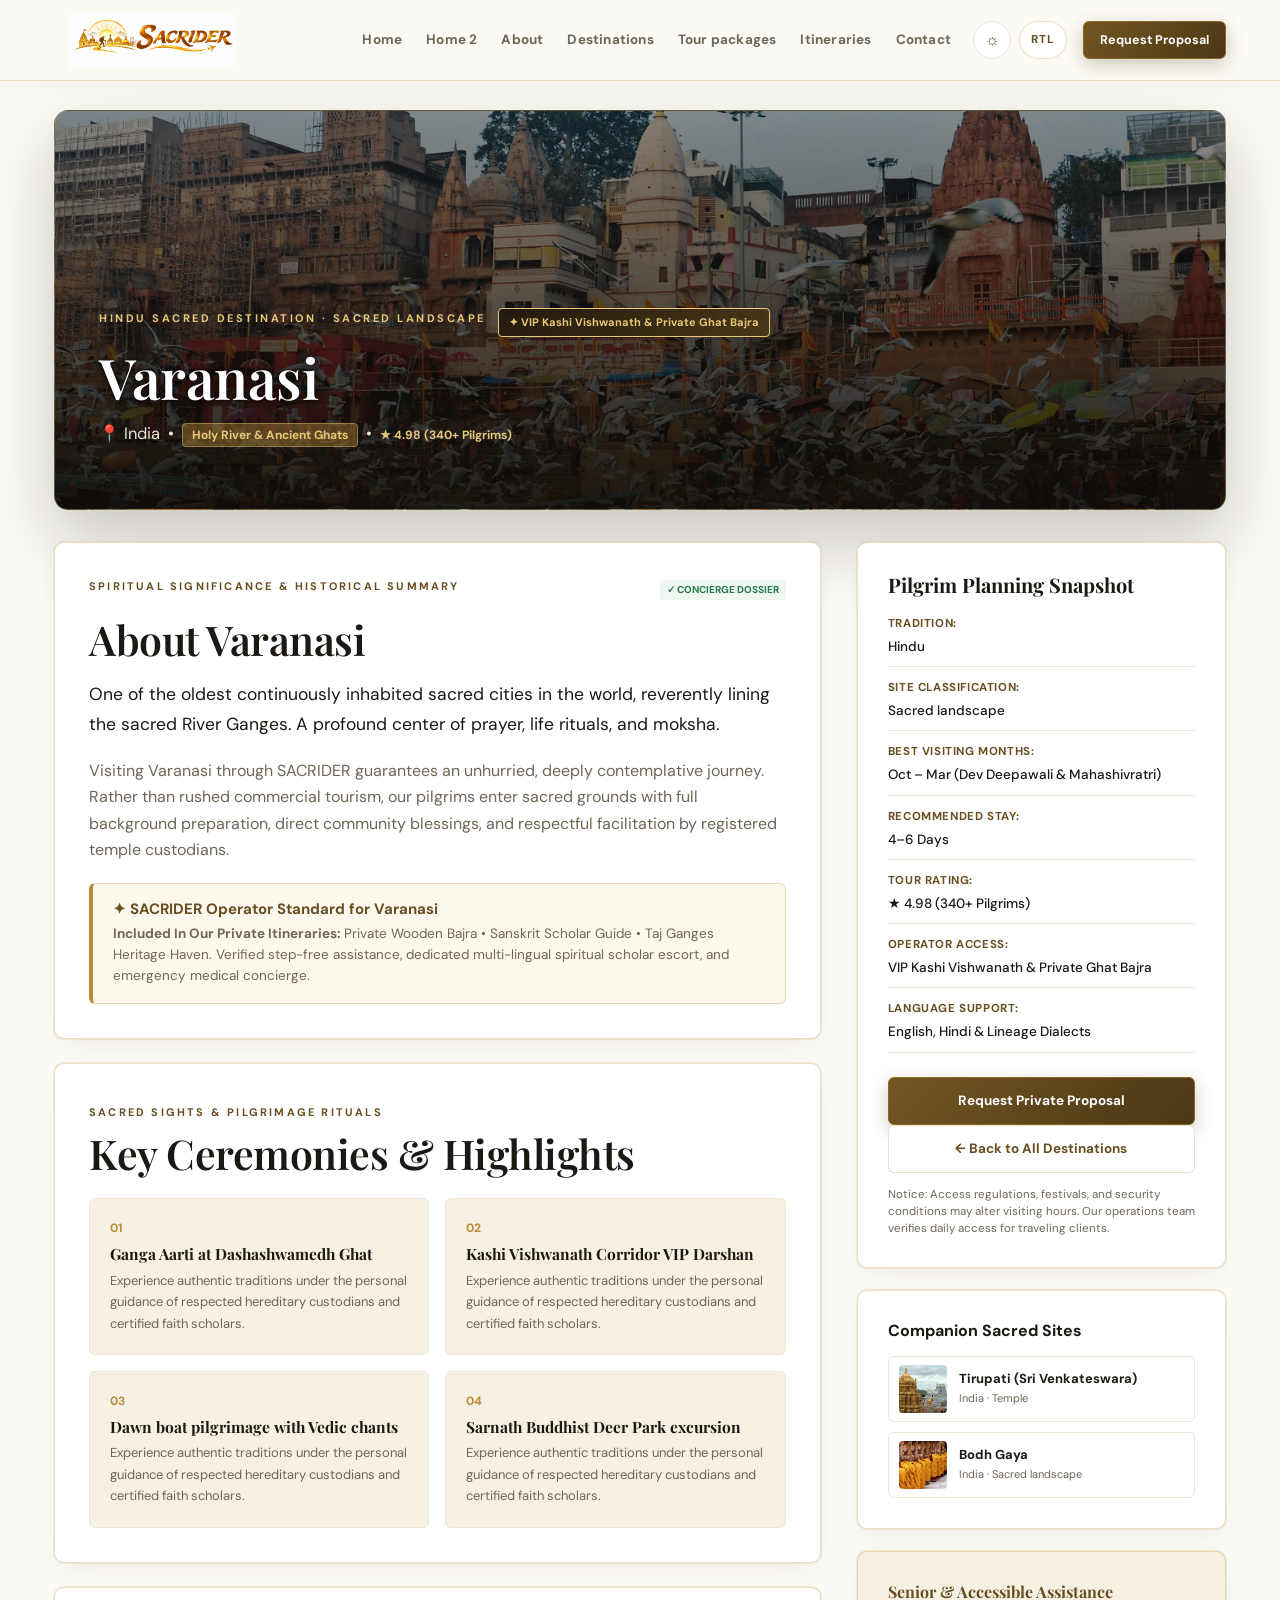
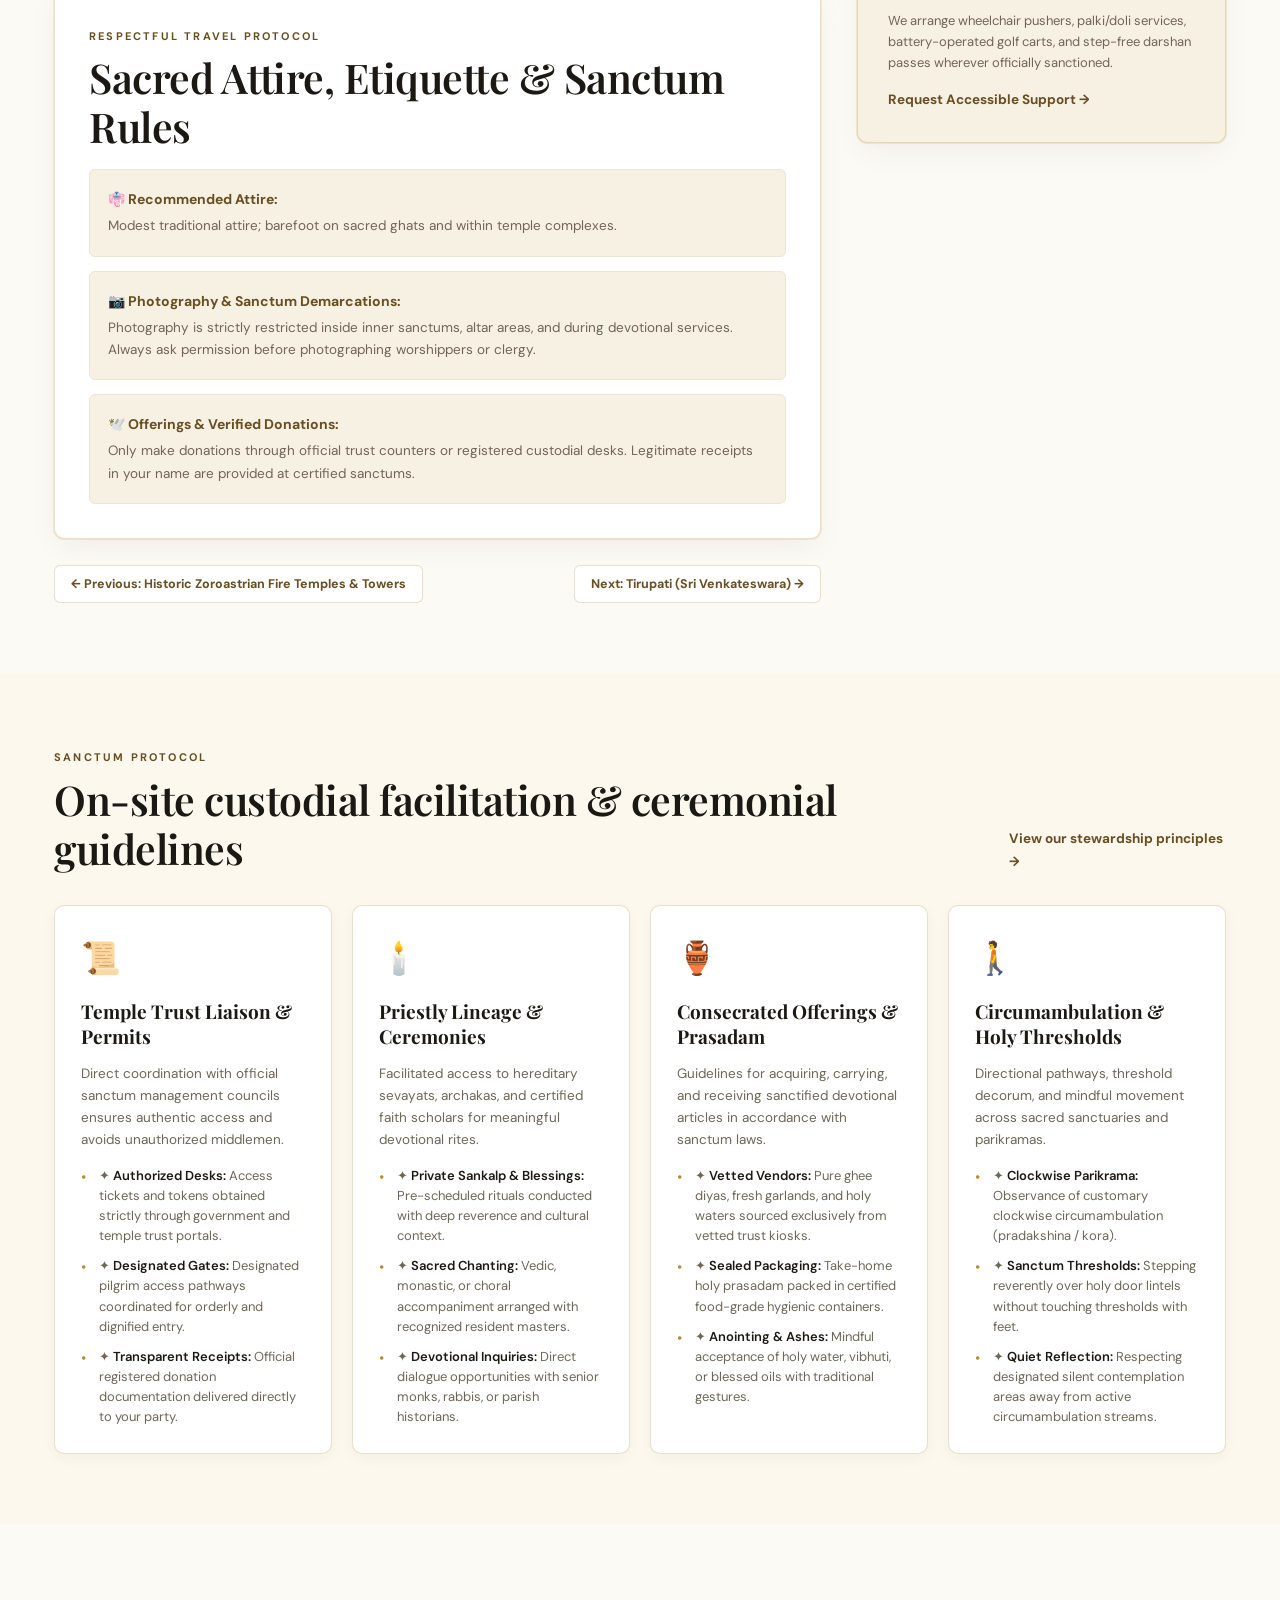
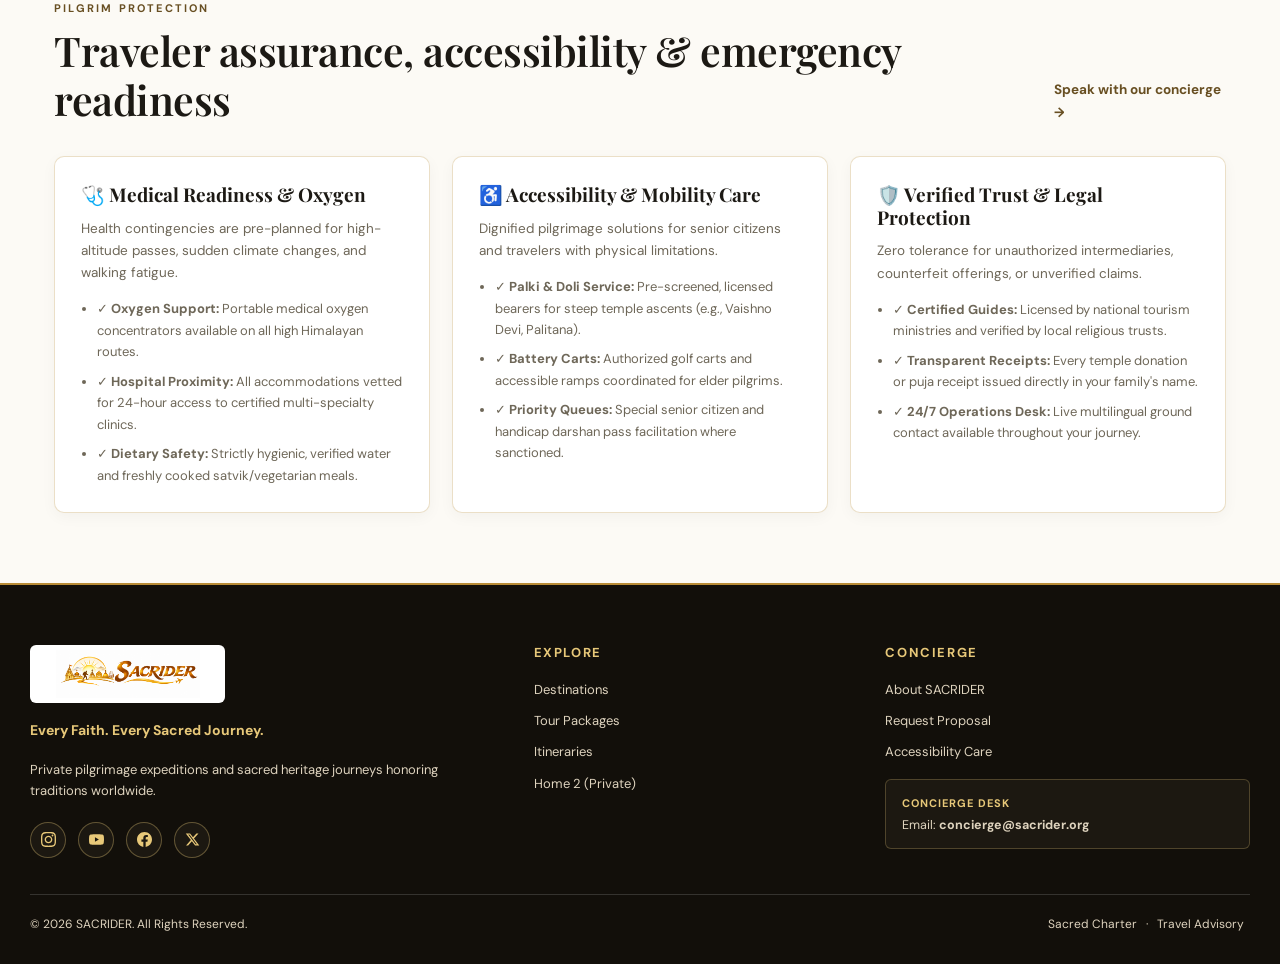
<file: destination-detail.html>
<!doctype html>
<html lang="en" dir="ltr">
<head>
  <meta charset="utf-8">
  <meta name="viewport" content="width=device-width, initial-scale=1">
  <meta name="description" content="Detailed sacred destination guide, historical overview, pilgrimage rituals, dress codes, and bespoke travel planning with SACRIDER.">
  <title>Sacred Destination Guide | SACRIDER</title>
  <link rel="icon" type="image/png" href="assets/sacrider-favicon-source.png">
  <link rel="stylesheet" href="styles.css">
  <link rel="preconnect" href="https://fonts.googleapis.com">
  <link rel="preconnect" href="https://fonts.gstatic.com" crossorigin>
  <link href="https://fonts.googleapis.com/css2?family=DM+Sans:wght@400;500;600;700&family=Playfair+Display:wght@500;600;700&display=swap" rel="stylesheet">
</head>
<body>
  <div id="site-header"></div>

  <!-- Dynamic Destination Details Container rendered via app.js -->
  <main id="destination-detail" class="detail-main"></main>

  <!-- UNIQUE SECTION 1: On-Site Custodial Facilitation & Ceremonial Guidelines -->
  <section class="section muted-section">
    <div class="section-head">
      <div>
        <span class="eyebrow">SANCTUM PROTOCOL</span>
        <h2>On-site custodial facilitation & ceremonial guidelines</h2>
      </div>
      <a class="text-link" href="about.html">View our stewardship principles →</a>
    </div>

    <div class="etiquette-grid">
      <article class="etiquette-card">
        <div class="etiquette-icon">📜</div>
        <h3>Temple Trust Liaison & Permits</h3>
        <p>Direct coordination with official sanctum management councils ensures authentic access and avoids unauthorized middlemen.</p>
        <ul>
          <li>✦ <strong>Authorized Desks:</strong> Access tickets and tokens obtained strictly through government and temple trust portals.</li>
          <li>✦ <strong>Designated Gates:</strong> Designated pilgrim access pathways coordinated for orderly and dignified entry.</li>
          <li>✦ <strong>Transparent Receipts:</strong> Official registered donation documentation delivered directly to your party.</li>
        </ul>
      </article>

      <article class="etiquette-card">
        <div class="etiquette-icon">🕯️</div>
        <h3>Priestly Lineage & Ceremonies</h3>
        <p>Facilitated access to hereditary sevayats, archakas, and certified faith scholars for meaningful devotional rites.</p>
        <ul>
          <li>✦ <strong>Private Sankalp & Blessings:</strong> Pre-scheduled rituals conducted with deep reverence and cultural context.</li>
          <li>✦ <strong>Sacred Chanting:</strong> Vedic, monastic, or choral accompaniment arranged with recognized resident masters.</li>
          <li>✦ <strong>Devotional Inquiries:</strong> Direct dialogue opportunities with senior monks, rabbis, or parish historians.</li>
        </ul>
      </article>

      <article class="etiquette-card">
        <div class="etiquette-icon">🏺</div>
        <h3>Consecrated Offerings & Prasadam</h3>
        <p>Guidelines for acquiring, carrying, and receiving sanctified devotional articles in accordance with sanctum laws.</p>
        <ul>
          <li>✦ <strong>Vetted Vendors:</strong> Pure ghee diyas, fresh garlands, and holy waters sourced exclusively from vetted trust kiosks.</li>
          <li>✦ <strong>Sealed Packaging:</strong> Take-home holy prasadam packed in certified food-grade hygienic containers.</li>
          <li>✦ <strong>Anointing & Ashes:</strong> Mindful acceptance of holy water, vibhuti, or blessed oils with traditional gestures.</li>
        </ul>
      </article>

      <article class="etiquette-card">
        <div class="etiquette-icon">🚶</div>
        <h3>Circumambulation & Holy Thresholds</h3>
        <p>Directional pathways, threshold decorum, and mindful movement across sacred sanctuaries and parikramas.</p>
        <ul>
          <li>✦ <strong>Clockwise Parikrama:</strong> Observance of customary clockwise circumambulation (pradakshina / kora).</li>
          <li>✦ <strong>Sanctum Thresholds:</strong> Stepping reverently over holy door lintels without touching thresholds with feet.</li>
          <li>✦ <strong>Quiet Reflection:</strong> Respecting designated silent contemplation areas away from active circumambulation streams.</li>
        </ul>
      </article>
    </div>
  </section>

  <!-- UNIQUE SECTION 2: Traveler Assurance, Medical Readiness & Emergency Liaison -->
  <section class="section">
    <div class="section-head">
      <div>
        <span class="eyebrow">PILGRIM PROTECTION</span>
        <h2>Traveler assurance, accessibility & emergency readiness</h2>
      </div>
      <a class="text-link" href="contact.html">Speak with our concierge →</a>
    </div>

    <div class="checklist-grid">
      <article class="checklist-card">
        <h3>🩺 Medical Readiness & Oxygen</h3>
        <p>Health contingencies are pre-planned for high-altitude passes, sudden climate changes, and walking fatigue.</p>
        <ul>
          <li>✓ <strong>Oxygen Support:</strong> Portable medical oxygen concentrators available on all high Himalayan routes.</li>
          <li>✓ <strong>Hospital Proximity:</strong> All accommodations vetted for 24-hour access to certified multi-specialty clinics.</li>
          <li>✓ <strong>Dietary Safety:</strong> Strictly hygienic, verified water and freshly cooked satvik/vegetarian meals.</li>
        </ul>
      </article>

      <article class="checklist-card">
        <h3>♿ Accessibility & Mobility Care</h3>
        <p>Dignified pilgrimage solutions for senior citizens and travelers with physical limitations.</p>
        <ul>
          <li>✓ <strong>Palki & Doli Service:</strong> Pre-screened, licensed bearers for steep temple ascents (e.g., Vaishno Devi, Palitana).</li>
          <li>✓ <strong>Battery Carts:</strong> Authorized golf carts and accessible ramps coordinated for elder pilgrims.</li>
          <li>✓ <strong>Priority Queues:</strong> Special senior citizen and handicap darshan pass facilitation where sanctioned.</li>
        </ul>
      </article>

      <article class="checklist-card">
        <h3>🛡️ Verified Trust & Legal Protection</h3>
        <p>Zero tolerance for unauthorized intermediaries, counterfeit offerings, or unverified claims.</p>
        <ul>
          <li>✓ <strong>Certified Guides:</strong> Licensed by national tourism ministries and verified by local religious trusts.</li>
          <li>✓ <strong>Transparent Receipts:</strong> Every temple donation or puja receipt issued directly in your family's name.</li>
          <li>✓ <strong>24/7 Operations Desk:</strong> Live multilingual ground contact available throughout your journey.</li>
        </ul>
      </article>
    </div>
  </section>

  <div id="site-footer"></div>
  <script src="app.js"></script>
</body>
</html>
</file>
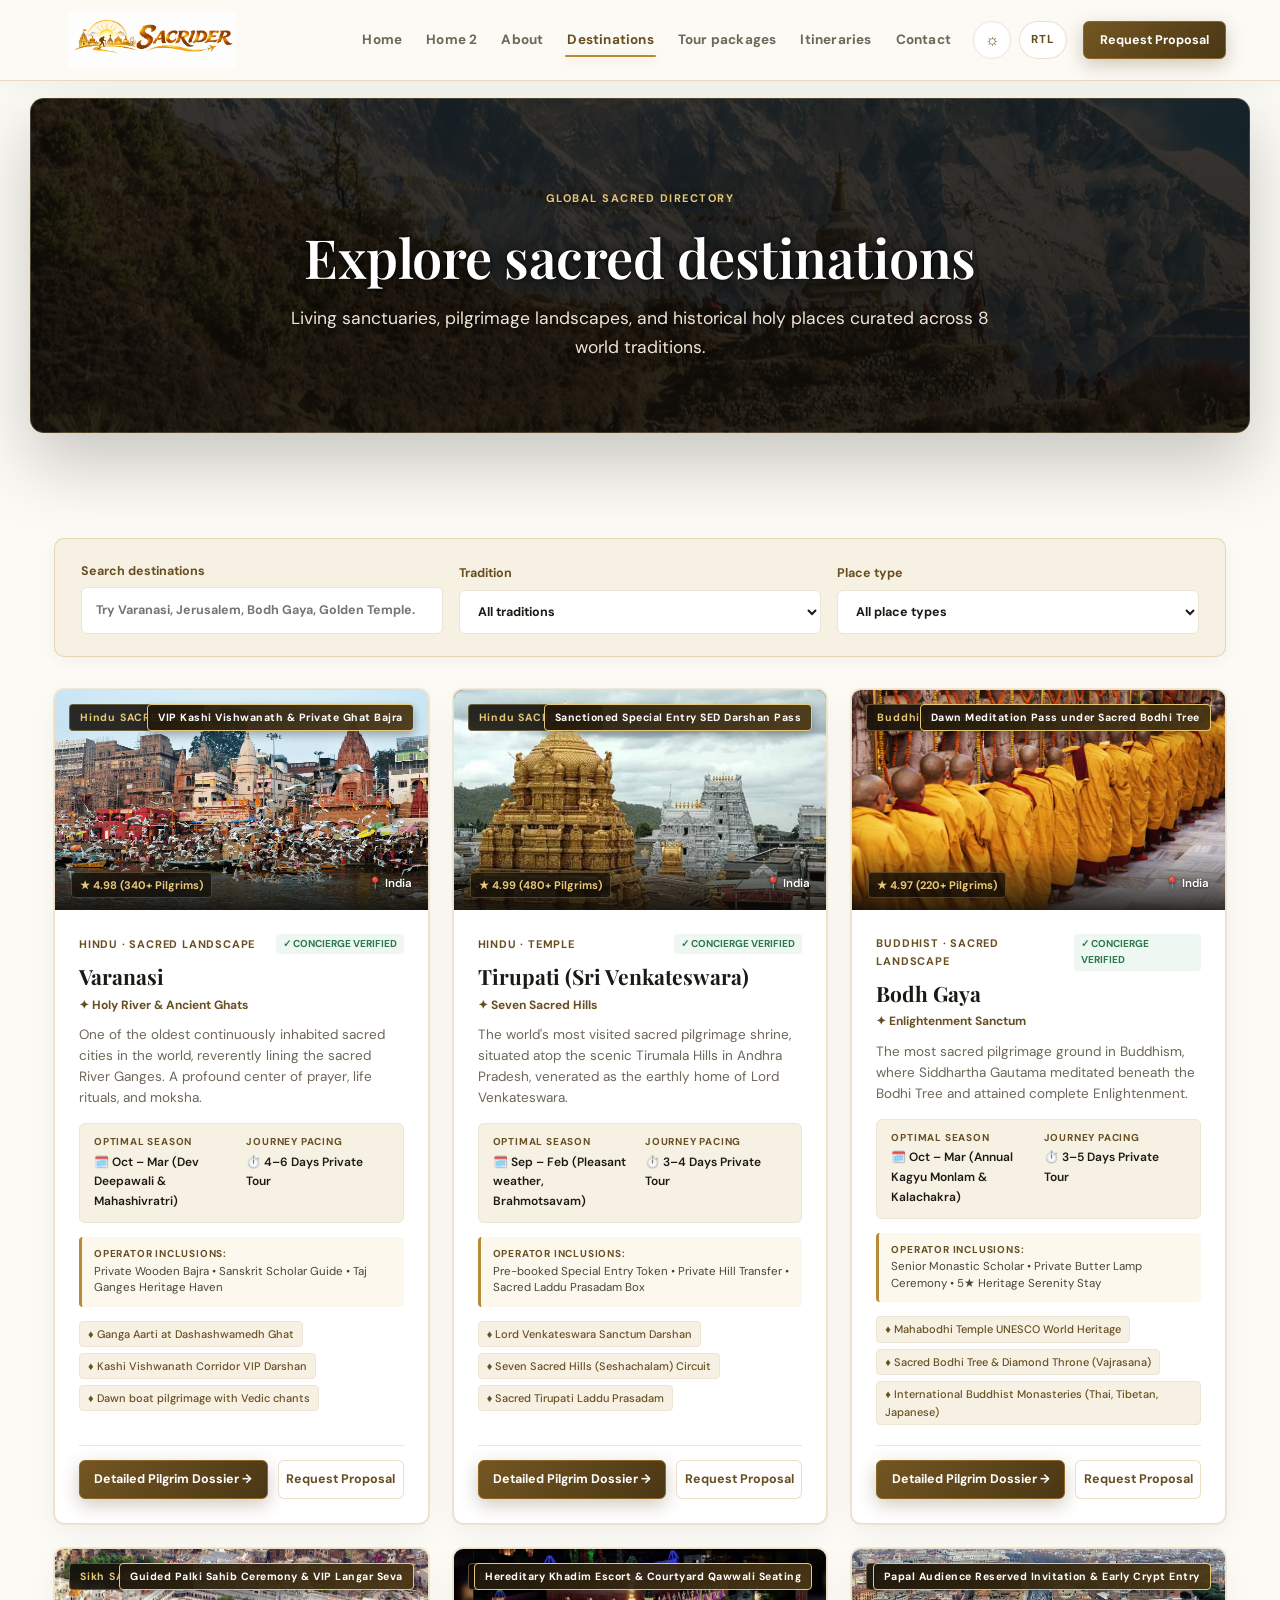
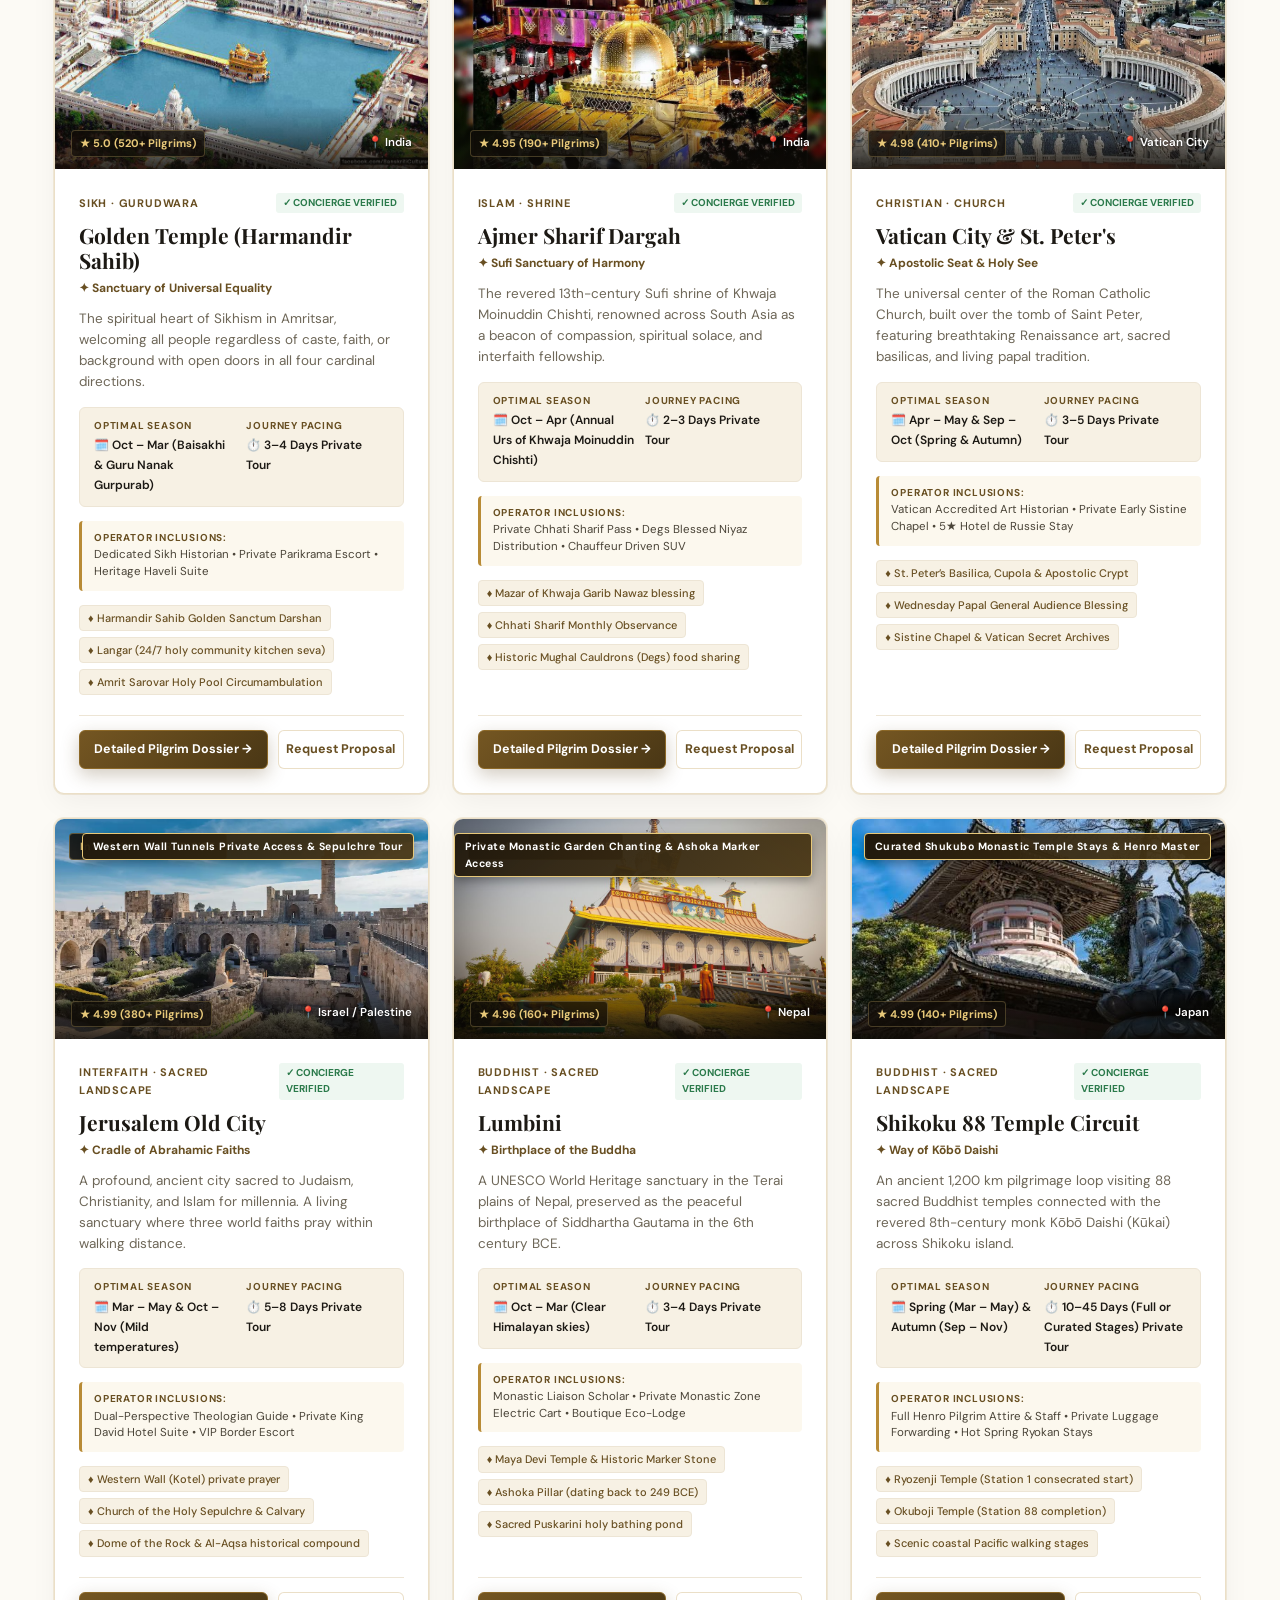
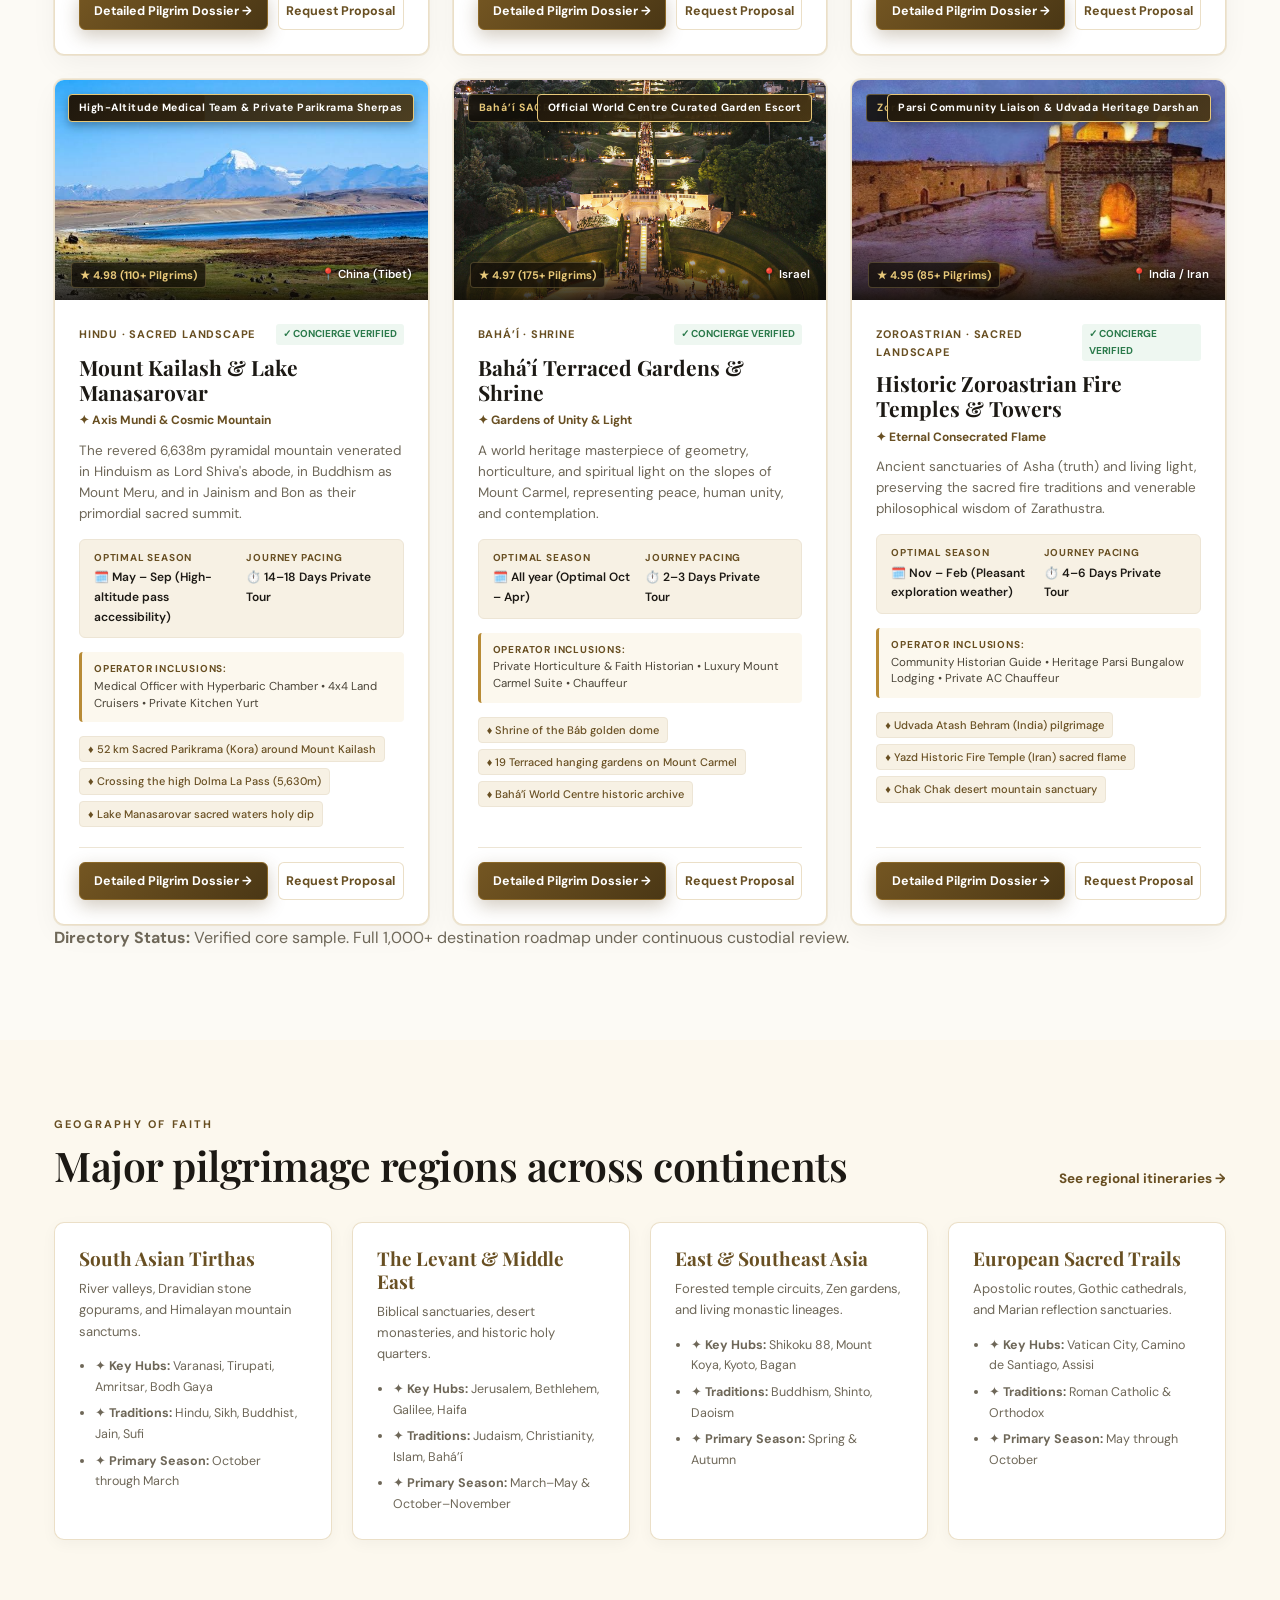
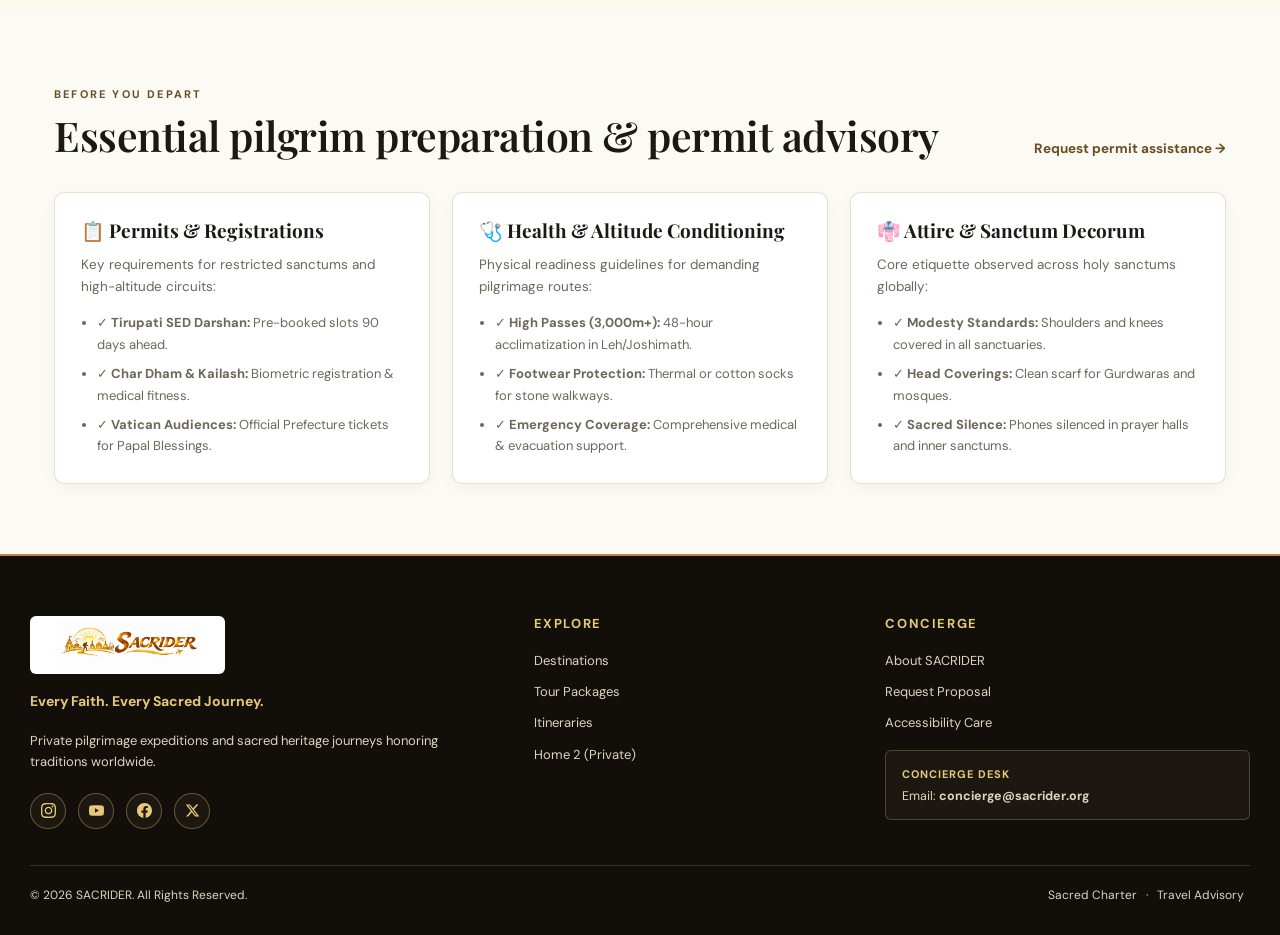
<file: destinations.html>
<!doctype html>
<html lang="en" dir="ltr">
<head>
  <meta charset="utf-8">
  <meta name="viewport" content="width=device-width, initial-scale=1">
  <meta name="description" content="Explore SACRIDER's comprehensive directory of sacred destinations, ancient temples, shrines, and holy pilgrimage landscapes worldwide.">
  <title>Sacred Destinations Directory | SACRIDER</title>
  <link rel="icon" type="image/png" href="assets/sacrider-favicon-source.png">
  <link rel="stylesheet" href="styles.css">
  <link rel="preconnect" href="https://fonts.googleapis.com">
  <link rel="preconnect" href="https://fonts.gstatic.com" crossorigin>
  <link href="https://fonts.googleapis.com/css2?family=DM+Sans:wght@400;500;600;700&family=Playfair+Display:wght@500;600;700&display=swap" rel="stylesheet">
</head>
<body>
  <div id="site-header"></div>

  <main>
    <!-- Page Hero with Photographic Backdrop -->
    <section class="page-hero destinations-hero">
      <span class="eyebrow">GLOBAL SACRED DIRECTORY</span>
      <h1>Explore sacred destinations</h1>
      <p>Living sanctuaries, pilgrimage landscapes, and historical holy places curated across 8 world traditions.</p>
    </section>

    <!-- Search & Filter Controls -->
    <section class="section">
      <div class="filters">
        <label>
          Search destinations
          <input id="destination-search" type="search" placeholder="Try Varanasi, Jerusalem, Bodh Gaya, Golden Temple…">
        </label>
        <label>
          Tradition
          <select id="faith-filter">
            <option value="">All traditions</option>
            <option>Hindu</option>
            <option>Islam</option>
            <option>Christian</option>
            <option>Sikh</option>
            <option>Buddhist</option>
            <option>Jain</option>
            <option>Jewish</option>
            <option>Bahá’í</option>
            <option>Zoroastrian</option>
            <option>Interfaith</option>
          </select>
        </label>
        <label>
          Place type
          <select id="type-filter">
            <option value="">All place types</option>
            <option>Temple</option>
            <option>Mosque</option>
            <option>Church</option>
            <option>Gurudwara</option>
            <option>Monastery</option>
            <option>Sacred landscape</option>
            <option>Shrine</option>
          </select>
        </label>
      </div>

      <!-- Live Dynamic Destination Grid with Photos -->
      <div id="destination-results" class="destination-grid">
        <article class="destination-card">
          <div class="destination-card-media">
            <img class="destination-card-img" src="assets/images/Varanasi1.jpg" alt="Varanasi" loading="lazy">
            <span class="destination-badge">Hindu SACRED SITE</span>
            <span class="operator-vip-ribbon">VIP Kashi Vishwanath & Private Ghat Bajra</span>
            <div class="destination-card-overlay">
              <span class="rating-badge">★ 4.98 (340+ Pilgrims)</span>
              <span class="location-chip">📍 India</span>
            </div>
          </div>
          <div class="destination-card-body">
            <div class="card-eyebrow-row">
              <span class="meta">HINDU · SACRED LANDSCAPE</span>
              <span class="card-verified-tag">✓ CONCIERGE VERIFIED</span>
            </div>
            <h3 class="card-title">Varanasi</h3>
            <p class="dest-feature-banner">✦ Holy River & Ancient Ghats</p>
            <p class="dest-summary">One of the oldest continuously inhabited sacred cities in the world, reverently lining the sacred River Ganges. A profound center of prayer, life rituals, and moksha.</p>
            
            <div class="dest-specs-grid">
              <div class="spec-item">
                <span class="spec-label">OPTIMAL SEASON</span>
                <span class="spec-val">🗓️ Oct – Mar (Dev Deepawali & Mahashivratri)</span>
              </div>
              <div class="spec-item">
                <span class="spec-label">JOURNEY PACING</span>
                <span class="spec-val">⏱️ 4–6 Days Private Tour</span>
              </div>
            </div>

            <div class="dest-inclusions-bar">
              <strong>OPERATOR INCLUSIONS:</strong>
              <span>Private Wooden Bajra • Sanskrit Scholar Guide • Taj Ganges Heritage Haven</span>
            </div>

            <div class="dest-highlights">
            <span class="highlight-tag">♦ Ganga Aarti at Dashashwamedh Ghat</span>
            <span class="highlight-tag">♦ Kashi Vishwanath Corridor VIP Darshan</span>
            <span class="highlight-tag">♦ Dawn boat pilgrimage with Vedic chants</span>
            </div>

            <div class="dest-card-actions">
              <a class="btn primary sm" href="destination-detail.html?id=0">Detailed Pilgrim Dossier →</a>
              <a class="btn secondary sm" href="contact.html?interest=Enquiry%20for%20Bespoke%20Varanasi%20Tour">Request Proposal</a>
            </div>
          </div>
        </article>

        <article class="destination-card">
          <div class="destination-card-media">
            <img class="destination-card-img" src="assets/images/Tirupati1.avif" alt="Tirupati (Sri Venkateswara)" loading="lazy">
            <span class="destination-badge">Hindu SACRED SITE</span>
            <span class="operator-vip-ribbon">Sanctioned Special Entry SED Darshan Pass</span>
            <div class="destination-card-overlay">
              <span class="rating-badge">★ 4.99 (480+ Pilgrims)</span>
              <span class="location-chip">📍 India</span>
            </div>
          </div>
          <div class="destination-card-body">
            <div class="card-eyebrow-row">
              <span class="meta">HINDU · TEMPLE</span>
              <span class="card-verified-tag">✓ CONCIERGE VERIFIED</span>
            </div>
            <h3 class="card-title">Tirupati (Sri Venkateswara)</h3>
            <p class="dest-feature-banner">✦ Seven Sacred Hills</p>
            <p class="dest-summary">The world's most visited sacred pilgrimage shrine, situated atop the scenic Tirumala Hills in Andhra Pradesh, venerated as the earthly home of Lord Venkateswara.</p>
            
            <div class="dest-specs-grid">
              <div class="spec-item">
                <span class="spec-label">OPTIMAL SEASON</span>
                <span class="spec-val">🗓️ Sep – Feb (Pleasant weather, Brahmotsavam)</span>
              </div>
              <div class="spec-item">
                <span class="spec-label">JOURNEY PACING</span>
                <span class="spec-val">⏱️ 3–4 Days Private Tour</span>
              </div>
            </div>

            <div class="dest-inclusions-bar">
              <strong>OPERATOR INCLUSIONS:</strong>
              <span>Pre-booked Special Entry Token • Private Hill Transfer • Sacred Laddu Prasadam Box</span>
            </div>

            <div class="dest-highlights">
            <span class="highlight-tag">♦ Lord Venkateswara Sanctum Darshan</span>
            <span class="highlight-tag">♦ Seven Sacred Hills (Seshachalam) Circuit</span>
            <span class="highlight-tag">♦ Sacred Tirupati Laddu Prasadam</span>
            </div>

            <div class="dest-card-actions">
              <a class="btn primary sm" href="destination-detail.html?id=1">Detailed Pilgrim Dossier →</a>
              <a class="btn secondary sm" href="contact.html?interest=Enquiry%20for%20Bespoke%20Tirupati%20%28Sri%20Venkateswara%29%20Tour">Request Proposal</a>
            </div>
          </div>
        </article>

        <article class="destination-card">
          <div class="destination-card-media">
            <img class="destination-card-img" src="assets/images/Bodh Gaya.jpg" alt="Bodh Gaya" loading="lazy">
            <span class="destination-badge">Buddhist SACRED SITE</span>
            <span class="operator-vip-ribbon">Dawn Meditation Pass under Sacred Bodhi Tree</span>
            <div class="destination-card-overlay">
              <span class="rating-badge">★ 4.97 (220+ Pilgrims)</span>
              <span class="location-chip">📍 India</span>
            </div>
          </div>
          <div class="destination-card-body">
            <div class="card-eyebrow-row">
              <span class="meta">BUDDHIST · SACRED LANDSCAPE</span>
              <span class="card-verified-tag">✓ CONCIERGE VERIFIED</span>
            </div>
            <h3 class="card-title">Bodh Gaya</h3>
            <p class="dest-feature-banner">✦ Enlightenment Sanctum</p>
            <p class="dest-summary">The most sacred pilgrimage ground in Buddhism, where Siddhartha Gautama meditated beneath the Bodhi Tree and attained complete Enlightenment.</p>
            
            <div class="dest-specs-grid">
              <div class="spec-item">
                <span class="spec-label">OPTIMAL SEASON</span>
                <span class="spec-val">🗓️ Oct – Mar (Annual Kagyu Monlam & Kalachakra)</span>
              </div>
              <div class="spec-item">
                <span class="spec-label">JOURNEY PACING</span>
                <span class="spec-val">⏱️ 3–5 Days Private Tour</span>
              </div>
            </div>

            <div class="dest-inclusions-bar">
              <strong>OPERATOR INCLUSIONS:</strong>
              <span>Senior Monastic Scholar • Private Butter Lamp Ceremony • 5★ Heritage Serenity Stay</span>
            </div>

            <div class="dest-highlights">
            <span class="highlight-tag">♦ Mahabodhi Temple UNESCO World Heritage</span>
            <span class="highlight-tag">♦ Sacred Bodhi Tree & Diamond Throne (Vajrasana)</span>
            <span class="highlight-tag">♦ International Buddhist Monasteries (Thai, Tibetan, Japanese)</span>
            </div>

            <div class="dest-card-actions">
              <a class="btn primary sm" href="destination-detail.html?id=2">Detailed Pilgrim Dossier →</a>
              <a class="btn secondary sm" href="contact.html?interest=Enquiry%20for%20Bespoke%20Bodh%20Gaya%20Tour">Request Proposal</a>
            </div>
          </div>
        </article>

        <article class="destination-card">
          <div class="destination-card-media">
            <img class="destination-card-img" src="assets/images/Golden Temple.jpg" alt="Golden Temple (Harmandir Sahib)" loading="lazy">
            <span class="destination-badge">Sikh SACRED SITE</span>
            <span class="operator-vip-ribbon">Guided Palki Sahib Ceremony & VIP Langar Seva</span>
            <div class="destination-card-overlay">
              <span class="rating-badge">★ 5.0 (520+ Pilgrims)</span>
              <span class="location-chip">📍 India</span>
            </div>
          </div>
          <div class="destination-card-body">
            <div class="card-eyebrow-row">
              <span class="meta">SIKH · GURUDWARA</span>
              <span class="card-verified-tag">✓ CONCIERGE VERIFIED</span>
            </div>
            <h3 class="card-title">Golden Temple (Harmandir Sahib)</h3>
            <p class="dest-feature-banner">✦ Sanctuary of Universal Equality</p>
            <p class="dest-summary">The spiritual heart of Sikhism in Amritsar, welcoming all people regardless of caste, faith, or background with open doors in all four cardinal directions.</p>
            
            <div class="dest-specs-grid">
              <div class="spec-item">
                <span class="spec-label">OPTIMAL SEASON</span>
                <span class="spec-val">🗓️ Oct – Mar (Baisakhi & Guru Nanak Gurpurab)</span>
              </div>
              <div class="spec-item">
                <span class="spec-label">JOURNEY PACING</span>
                <span class="spec-val">⏱️ 3–4 Days Private Tour</span>
              </div>
            </div>

            <div class="dest-inclusions-bar">
              <strong>OPERATOR INCLUSIONS:</strong>
              <span>Dedicated Sikh Historian • Private Parikrama Escort • Heritage Haveli Suite</span>
            </div>

            <div class="dest-highlights">
            <span class="highlight-tag">♦ Harmandir Sahib Golden Sanctum Darshan</span>
            <span class="highlight-tag">♦ Langar (24/7 holy community kitchen seva)</span>
            <span class="highlight-tag">♦ Amrit Sarovar Holy Pool Circumambulation</span>
            </div>

            <div class="dest-card-actions">
              <a class="btn primary sm" href="destination-detail.html?id=3">Detailed Pilgrim Dossier →</a>
              <a class="btn secondary sm" href="contact.html?interest=Enquiry%20for%20Bespoke%20Golden%20Temple%20%28Harmandir%20Sahib%29%20Tour">Request Proposal</a>
            </div>
          </div>
        </article>

        <article class="destination-card">
          <div class="destination-card-media">
            <img class="destination-card-img" src="assets/images/Ajmer11.webp" alt="Ajmer Sharif Dargah" loading="lazy">
            <span class="destination-badge">Islam SACRED SITE</span>
            <span class="operator-vip-ribbon">Hereditary Khadim Escort & Courtyard Qawwali Seating</span>
            <div class="destination-card-overlay">
              <span class="rating-badge">★ 4.95 (190+ Pilgrims)</span>
              <span class="location-chip">📍 India</span>
            </div>
          </div>
          <div class="destination-card-body">
            <div class="card-eyebrow-row">
              <span class="meta">ISLAM · SHRINE</span>
              <span class="card-verified-tag">✓ CONCIERGE VERIFIED</span>
            </div>
            <h3 class="card-title">Ajmer Sharif Dargah</h3>
            <p class="dest-feature-banner">✦ Sufi Sanctuary of Harmony</p>
            <p class="dest-summary">The revered 13th-century Sufi shrine of Khwaja Moinuddin Chishti, renowned across South Asia as a beacon of compassion, spiritual solace, and interfaith fellowship.</p>
            
            <div class="dest-specs-grid">
              <div class="spec-item">
                <span class="spec-label">OPTIMAL SEASON</span>
                <span class="spec-val">🗓️ Oct – Apr (Annual Urs of Khwaja Moinuddin Chishti)</span>
              </div>
              <div class="spec-item">
                <span class="spec-label">JOURNEY PACING</span>
                <span class="spec-val">⏱️ 2–3 Days Private Tour</span>
              </div>
            </div>

            <div class="dest-inclusions-bar">
              <strong>OPERATOR INCLUSIONS:</strong>
              <span>Private Chhati Sharif Pass • Degs Blessed Niyaz Distribution • Chauffeur Driven SUV</span>
            </div>

            <div class="dest-highlights">
            <span class="highlight-tag">♦ Mazar of Khwaja Garib Nawaz blessing</span>
            <span class="highlight-tag">♦ Chhati Sharif Monthly Observance</span>
            <span class="highlight-tag">♦ Historic Mughal Cauldrons (Degs) food sharing</span>
            </div>

            <div class="dest-card-actions">
              <a class="btn primary sm" href="destination-detail.html?id=4">Detailed Pilgrim Dossier →</a>
              <a class="btn secondary sm" href="contact.html?interest=Enquiry%20for%20Bespoke%20Ajmer%20Sharif%20Dargah%20Tour">Request Proposal</a>
            </div>
          </div>
        </article>

        <article class="destination-card">
          <div class="destination-card-media">
            <img class="destination-card-img" src="assets/images/Vatican City.jpg" alt="Vatican City & St. Peter's" loading="lazy">
            <span class="destination-badge">Christian SACRED SITE</span>
            <span class="operator-vip-ribbon">Papal Audience Reserved Invitation & Early Crypt Entry</span>
            <div class="destination-card-overlay">
              <span class="rating-badge">★ 4.98 (410+ Pilgrims)</span>
              <span class="location-chip">📍 Vatican City</span>
            </div>
          </div>
          <div class="destination-card-body">
            <div class="card-eyebrow-row">
              <span class="meta">CHRISTIAN · CHURCH</span>
              <span class="card-verified-tag">✓ CONCIERGE VERIFIED</span>
            </div>
            <h3 class="card-title">Vatican City & St. Peter's</h3>
            <p class="dest-feature-banner">✦ Apostolic Seat & Holy See</p>
            <p class="dest-summary">The universal center of the Roman Catholic Church, built over the tomb of Saint Peter, featuring breathtaking Renaissance art, sacred basilicas, and living papal tradition.</p>
            
            <div class="dest-specs-grid">
              <div class="spec-item">
                <span class="spec-label">OPTIMAL SEASON</span>
                <span class="spec-val">🗓️ Apr – May & Sep – Oct (Spring & Autumn)</span>
              </div>
              <div class="spec-item">
                <span class="spec-label">JOURNEY PACING</span>
                <span class="spec-val">⏱️ 3–5 Days Private Tour</span>
              </div>
            </div>

            <div class="dest-inclusions-bar">
              <strong>OPERATOR INCLUSIONS:</strong>
              <span>Vatican Accredited Art Historian • Private Early Sistine Chapel • 5★ Hotel de Russie Stay</span>
            </div>

            <div class="dest-highlights">
            <span class="highlight-tag">♦ St. Peter’s Basilica, Cupola & Apostolic Crypt</span>
            <span class="highlight-tag">♦ Wednesday Papal General Audience Blessing</span>
            <span class="highlight-tag">♦ Sistine Chapel & Vatican Secret Archives</span>
            </div>

            <div class="dest-card-actions">
              <a class="btn primary sm" href="destination-detail.html?id=5">Detailed Pilgrim Dossier →</a>
              <a class="btn secondary sm" href="contact.html?interest=Enquiry%20for%20Bespoke%20Vatican%20City%20%26%20St.%20Peter%27s%20Tour">Request Proposal</a>
            </div>
          </div>
        </article>

        <article class="destination-card">
          <div class="destination-card-media">
            <img class="destination-card-img" src="assets/images/jerusalem-old-city.webp" alt="Jerusalem Old City" loading="lazy">
            <span class="destination-badge">Interfaith SACRED SITE</span>
            <span class="operator-vip-ribbon">Western Wall Tunnels Private Access & Sepulchre Tour</span>
            <div class="destination-card-overlay">
              <span class="rating-badge">★ 4.99 (380+ Pilgrims)</span>
              <span class="location-chip">📍 Israel / Palestine</span>
            </div>
          </div>
          <div class="destination-card-body">
            <div class="card-eyebrow-row">
              <span class="meta">INTERFAITH · SACRED LANDSCAPE</span>
              <span class="card-verified-tag">✓ CONCIERGE VERIFIED</span>
            </div>
            <h3 class="card-title">Jerusalem Old City</h3>
            <p class="dest-feature-banner">✦ Cradle of Abrahamic Faiths</p>
            <p class="dest-summary">A profound, ancient city sacred to Judaism, Christianity, and Islam for millennia. A living sanctuary where three world faiths pray within walking distance.</p>
            
            <div class="dest-specs-grid">
              <div class="spec-item">
                <span class="spec-label">OPTIMAL SEASON</span>
                <span class="spec-val">🗓️ Mar – May & Oct – Nov (Mild temperatures)</span>
              </div>
              <div class="spec-item">
                <span class="spec-label">JOURNEY PACING</span>
                <span class="spec-val">⏱️ 5–8 Days Private Tour</span>
              </div>
            </div>

            <div class="dest-inclusions-bar">
              <strong>OPERATOR INCLUSIONS:</strong>
              <span>Dual-Perspective Theologian Guide • Private King David Hotel Suite • VIP Border Escort</span>
            </div>

            <div class="dest-highlights">
            <span class="highlight-tag">♦ Western Wall (Kotel) private prayer</span>
            <span class="highlight-tag">♦ Church of the Holy Sepulchre & Calvary</span>
            <span class="highlight-tag">♦ Dome of the Rock & Al-Aqsa historical compound</span>
            </div>

            <div class="dest-card-actions">
              <a class="btn primary sm" href="destination-detail.html?id=6">Detailed Pilgrim Dossier →</a>
              <a class="btn secondary sm" href="contact.html?interest=Enquiry%20for%20Bespoke%20Jerusalem%20Old%20City%20Tour">Request Proposal</a>
            </div>
          </div>
        </article>

        <article class="destination-card">
          <div class="destination-card-media">
            <img class="destination-card-img" src="assets/images/Lumbini1.jpg" alt="Lumbini" loading="lazy">
            <span class="destination-badge">Buddhist SACRED SITE</span>
            <span class="operator-vip-ribbon">Private Monastic Garden Chanting & Ashoka Marker Access</span>
            <div class="destination-card-overlay">
              <span class="rating-badge">★ 4.96 (160+ Pilgrims)</span>
              <span class="location-chip">📍 Nepal</span>
            </div>
          </div>
          <div class="destination-card-body">
            <div class="card-eyebrow-row">
              <span class="meta">BUDDHIST · SACRED LANDSCAPE</span>
              <span class="card-verified-tag">✓ CONCIERGE VERIFIED</span>
            </div>
            <h3 class="card-title">Lumbini</h3>
            <p class="dest-feature-banner">✦ Birthplace of the Buddha</p>
            <p class="dest-summary">A UNESCO World Heritage sanctuary in the Terai plains of Nepal, preserved as the peaceful birthplace of Siddhartha Gautama in the 6th century BCE.</p>
            
            <div class="dest-specs-grid">
              <div class="spec-item">
                <span class="spec-label">OPTIMAL SEASON</span>
                <span class="spec-val">🗓️ Oct – Mar (Clear Himalayan skies)</span>
              </div>
              <div class="spec-item">
                <span class="spec-label">JOURNEY PACING</span>
                <span class="spec-val">⏱️ 3–4 Days Private Tour</span>
              </div>
            </div>

            <div class="dest-inclusions-bar">
              <strong>OPERATOR INCLUSIONS:</strong>
              <span>Monastic Liaison Scholar • Private Monastic Zone Electric Cart • Boutique Eco-Lodge</span>
            </div>

            <div class="dest-highlights">
            <span class="highlight-tag">♦ Maya Devi Temple & Historic Marker Stone</span>
            <span class="highlight-tag">♦ Ashoka Pillar (dating back to 249 BCE)</span>
            <span class="highlight-tag">♦ Sacred Puskarini holy bathing pond</span>
            </div>

            <div class="dest-card-actions">
              <a class="btn primary sm" href="destination-detail.html?id=7">Detailed Pilgrim Dossier →</a>
              <a class="btn secondary sm" href="contact.html?interest=Enquiry%20for%20Bespoke%20Lumbini%20Tour">Request Proposal</a>
            </div>
          </div>
        </article>

        <article class="destination-card">
          <div class="destination-card-media">
            <img class="destination-card-img" src="assets/images/Shikoku12.jfif" alt="Shikoku 88 Temple Circuit" loading="lazy">
            <span class="destination-badge">Buddhist SACRED SITE</span>
            <span class="operator-vip-ribbon">Curated Shukubo Monastic Temple Stays & Henro Master</span>
            <div class="destination-card-overlay">
              <span class="rating-badge">★ 4.99 (140+ Pilgrims)</span>
              <span class="location-chip">📍 Japan</span>
            </div>
          </div>
          <div class="destination-card-body">
            <div class="card-eyebrow-row">
              <span class="meta">BUDDHIST · SACRED LANDSCAPE</span>
              <span class="card-verified-tag">✓ CONCIERGE VERIFIED</span>
            </div>
            <h3 class="card-title">Shikoku 88 Temple Circuit</h3>
            <p class="dest-feature-banner">✦ Way of Kōbō Daishi</p>
            <p class="dest-summary">An ancient 1,200 km pilgrimage loop visiting 88 sacred Buddhist temples connected with the revered 8th-century monk Kōbō Daishi (Kūkai) across Shikoku island.</p>
            
            <div class="dest-specs-grid">
              <div class="spec-item">
                <span class="spec-label">OPTIMAL SEASON</span>
                <span class="spec-val">🗓️ Spring (Mar – May) & Autumn (Sep – Nov)</span>
              </div>
              <div class="spec-item">
                <span class="spec-label">JOURNEY PACING</span>
                <span class="spec-val">⏱️ 10–45 Days (Full or Curated Stages) Private Tour</span>
              </div>
            </div>

            <div class="dest-inclusions-bar">
              <strong>OPERATOR INCLUSIONS:</strong>
              <span>Full Henro Pilgrim Attire & Staff • Private Luggage Forwarding • Hot Spring Ryokan Stays</span>
            </div>

            <div class="dest-highlights">
            <span class="highlight-tag">♦ Ryozenji Temple (Station 1 consecrated start)</span>
            <span class="highlight-tag">♦ Okuboji Temple (Station 88 completion)</span>
            <span class="highlight-tag">♦ Scenic coastal Pacific walking stages</span>
            </div>

            <div class="dest-card-actions">
              <a class="btn primary sm" href="destination-detail.html?id=8">Detailed Pilgrim Dossier →</a>
              <a class="btn secondary sm" href="contact.html?interest=Enquiry%20for%20Bespoke%20Shikoku%2088%20Temple%20Circuit%20Tour">Request Proposal</a>
            </div>
          </div>
        </article>

        <article class="destination-card">
          <div class="destination-card-media">
            <img class="destination-card-img" src="assets/images/MountKailash.jfif" alt="Mount Kailash & Lake Manasarovar" loading="lazy">
            <span class="destination-badge">Hindu SACRED SITE</span>
            <span class="operator-vip-ribbon">High-Altitude Medical Team & Private Parikrama Sherpas</span>
            <div class="destination-card-overlay">
              <span class="rating-badge">★ 4.98 (110+ Pilgrims)</span>
              <span class="location-chip">📍 China (Tibet)</span>
            </div>
          </div>
          <div class="destination-card-body">
            <div class="card-eyebrow-row">
              <span class="meta">HINDU · SACRED LANDSCAPE</span>
              <span class="card-verified-tag">✓ CONCIERGE VERIFIED</span>
            </div>
            <h3 class="card-title">Mount Kailash & Lake Manasarovar</h3>
            <p class="dest-feature-banner">✦ Axis Mundi & Cosmic Mountain</p>
            <p class="dest-summary">The revered 6,638m pyramidal mountain venerated in Hinduism as Lord Shiva's abode, in Buddhism as Mount Meru, and in Jainism and Bon as their primordial sacred summit.</p>
            
            <div class="dest-specs-grid">
              <div class="spec-item">
                <span class="spec-label">OPTIMAL SEASON</span>
                <span class="spec-val">🗓️ May – Sep (High-altitude pass accessibility)</span>
              </div>
              <div class="spec-item">
                <span class="spec-label">JOURNEY PACING</span>
                <span class="spec-val">⏱️ 14–18 Days Private Tour</span>
              </div>
            </div>

            <div class="dest-inclusions-bar">
              <strong>OPERATOR INCLUSIONS:</strong>
              <span>Medical Officer with Hyperbaric Chamber • 4x4 Land Cruisers • Private Kitchen Yurt</span>
            </div>

            <div class="dest-highlights">
            <span class="highlight-tag">♦ 52 km Sacred Parikrama (Kora) around Mount Kailash</span>
            <span class="highlight-tag">♦ Crossing the high Dolma La Pass (5,630m)</span>
            <span class="highlight-tag">♦ Lake Manasarovar sacred waters holy dip</span>
            </div>

            <div class="dest-card-actions">
              <a class="btn primary sm" href="destination-detail.html?id=9">Detailed Pilgrim Dossier →</a>
              <a class="btn secondary sm" href="contact.html?interest=Enquiry%20for%20Bespoke%20Mount%20Kailash%20%26%20Lake%20Manasarovar%20Tour">Request Proposal</a>
            </div>
          </div>
        </article>

        <article class="destination-card">
          <div class="destination-card-media">
            <img class="destination-card-img" src="assets/images/Bahai1.avif" alt="Bahá’í Terraced Gardens & Shrine" loading="lazy">
            <span class="destination-badge">Bahá’í SACRED SITE</span>
            <span class="operator-vip-ribbon">Official World Centre Curated Garden Escort</span>
            <div class="destination-card-overlay">
              <span class="rating-badge">★ 4.97 (175+ Pilgrims)</span>
              <span class="location-chip">📍 Israel</span>
            </div>
          </div>
          <div class="destination-card-body">
            <div class="card-eyebrow-row">
              <span class="meta">BAHÁ’Í · SHRINE</span>
              <span class="card-verified-tag">✓ CONCIERGE VERIFIED</span>
            </div>
            <h3 class="card-title">Bahá’í Terraced Gardens & Shrine</h3>
            <p class="dest-feature-banner">✦ Gardens of Unity & Light</p>
            <p class="dest-summary">A world heritage masterpiece of geometry, horticulture, and spiritual light on the slopes of Mount Carmel, representing peace, human unity, and contemplation.</p>
            
            <div class="dest-specs-grid">
              <div class="spec-item">
                <span class="spec-label">OPTIMAL SEASON</span>
                <span class="spec-val">🗓️ All year (Optimal Oct – Apr)</span>
              </div>
              <div class="spec-item">
                <span class="spec-label">JOURNEY PACING</span>
                <span class="spec-val">⏱️ 2–3 Days Private Tour</span>
              </div>
            </div>

            <div class="dest-inclusions-bar">
              <strong>OPERATOR INCLUSIONS:</strong>
              <span>Private Horticulture & Faith Historian • Luxury Mount Carmel Suite • Chauffeur</span>
            </div>

            <div class="dest-highlights">
            <span class="highlight-tag">♦ Shrine of the Báb golden dome</span>
            <span class="highlight-tag">♦ 19 Terraced hanging gardens on Mount Carmel</span>
            <span class="highlight-tag">♦ Bahá’í World Centre historic archive</span>
            </div>

            <div class="dest-card-actions">
              <a class="btn primary sm" href="destination-detail.html?id=10">Detailed Pilgrim Dossier →</a>
              <a class="btn secondary sm" href="contact.html?interest=Enquiry%20for%20Bespoke%20Bah%C3%A1%E2%80%99%C3%AD%20Terraced%20Gardens%20%26%20Shrine%20Tour">Request Proposal</a>
            </div>
          </div>
        </article>

        <article class="destination-card">
          <div class="destination-card-media">
            <img class="destination-card-img" src="assets/images/ZoroastrianFire.avif" alt="Historic Zoroastrian Fire Temples & Towers" loading="lazy">
            <span class="destination-badge">Zoroastrian SACRED SITE</span>
            <span class="operator-vip-ribbon">Parsi Community Liaison & Udvada Heritage Darshan</span>
            <div class="destination-card-overlay">
              <span class="rating-badge">★ 4.95 (85+ Pilgrims)</span>
              <span class="location-chip">📍 India / Iran</span>
            </div>
          </div>
          <div class="destination-card-body">
            <div class="card-eyebrow-row">
              <span class="meta">ZOROASTRIAN · SACRED LANDSCAPE</span>
              <span class="card-verified-tag">✓ CONCIERGE VERIFIED</span>
            </div>
            <h3 class="card-title">Historic Zoroastrian Fire Temples & Towers</h3>
            <p class="dest-feature-banner">✦ Eternal Consecrated Flame</p>
            <p class="dest-summary">Ancient sanctuaries of Asha (truth) and living light, preserving the sacred fire traditions and venerable philosophical wisdom of Zarathustra.</p>
            
            <div class="dest-specs-grid">
              <div class="spec-item">
                <span class="spec-label">OPTIMAL SEASON</span>
                <span class="spec-val">🗓️ Nov – Feb (Pleasant exploration weather)</span>
              </div>
              <div class="spec-item">
                <span class="spec-label">JOURNEY PACING</span>
                <span class="spec-val">⏱️ 4–6 Days Private Tour</span>
              </div>
            </div>

            <div class="dest-inclusions-bar">
              <strong>OPERATOR INCLUSIONS:</strong>
              <span>Community Historian Guide • Heritage Parsi Bungalow Lodging • Private AC Chauffeur</span>
            </div>

            <div class="dest-highlights">
            <span class="highlight-tag">♦ Udvada Atash Behram (India) pilgrimage</span>
            <span class="highlight-tag">♦ Yazd Historic Fire Temple (Iran) sacred flame</span>
            <span class="highlight-tag">♦ Chak Chak desert mountain sanctuary</span>
            </div>

            <div class="dest-card-actions">
              <a class="btn primary sm" href="destination-detail.html?id=11">Detailed Pilgrim Dossier →</a>
              <a class="btn secondary sm" href="contact.html?interest=Enquiry%20for%20Bespoke%20Historic%20Zoroastrian%20Fire%20Temples%20%26%20Towers%20Tour">Request Proposal</a>
            </div>
          </div>
        </article>
      </div>

      <p class="catalogue-note">
        <b>Directory Status:</b> Verified core sample. Full 1,000+ destination roadmap under continuous custodial review.
      </p>
    </section>

    <!-- UNIQUE SECTION 1: Global Sacred Geography & Regional Pilgrimage Hubs -->
    <section class="section muted-section">
      <div class="section-head">
        <div>
          <span class="eyebrow">GEOGRAPHY OF FAITH</span>
          <h2>Major pilgrimage regions across continents</h2>
        </div>
        <a class="text-link" href="itineraries.html">See regional itineraries →</a>
      </div>
      <div class="regions-grid">
        <article class="region-card">
          <h3>South Asian Tirthas</h3>
          <p>River valleys, Dravidian stone gopurams, and Himalayan mountain sanctums.</p>
          <ul>
            <li>✦ <strong>Key Hubs:</strong> Varanasi, Tirupati, Amritsar, Bodh Gaya</li>
            <li>✦ <strong>Traditions:</strong> Hindu, Sikh, Buddhist, Jain, Sufi</li>
            <li>✦ <strong>Primary Season:</strong> October through March</li>
          </ul>
        </article>

        <article class="region-card">
          <h3>The Levant & Middle East</h3>
          <p>Biblical sanctuaries, desert monasteries, and historic holy quarters.</p>
          <ul>
            <li>✦ <strong>Key Hubs:</strong> Jerusalem, Bethlehem, Galilee, Haifa</li>
            <li>✦ <strong>Traditions:</strong> Judaism, Christianity, Islam, Bahá’í</li>
            <li>✦ <strong>Primary Season:</strong> March–May & October–November</li>
          </ul>
        </article>

        <article class="region-card">
          <h3>East & Southeast Asia</h3>
          <p>Forested temple circuits, Zen gardens, and living monastic lineages.</p>
          <ul>
            <li>✦ <strong>Key Hubs:</strong> Shikoku 88, Mount Koya, Kyoto, Bagan</li>
            <li>✦ <strong>Traditions:</strong> Buddhism, Shinto, Daoism</li>
            <li>✦ <strong>Primary Season:</strong> Spring & Autumn</li>
          </ul>
        </article>

        <article class="region-card">
          <h3>European Sacred Trails</h3>
          <p>Apostolic routes, Gothic cathedrals, and Marian reflection sanctuaries.</p>
          <ul>
            <li>✦ <strong>Key Hubs:</strong> Vatican City, Camino de Santiago, Assisi</li>
            <li>✦ <strong>Traditions:</strong> Roman Catholic & Orthodox</li>
            <li>✦ <strong>Primary Season:</strong> May through October</li>
          </ul>
        </article>
      </div>
    </section>

    <!-- UNIQUE SECTION 2: Essential Pilgrim Preparation, Permits & Sanctum Checklist -->
    <section class="section">
      <div class="section-head">
        <div>
          <span class="eyebrow">BEFORE YOU DEPART</span>
          <h2>Essential pilgrim preparation & permit advisory</h2>
        </div>
        <a class="text-link" href="contact.html">Request permit assistance →</a>
      </div>
      <div class="checklist-grid">
        <article class="checklist-card">
          <h3>📋 Permits & Registrations</h3>
          <p>Key requirements for restricted sanctums and high-altitude circuits:</p>
          <ul>
            <li>✓ <strong>Tirupati SED Darshan:</strong> Pre-booked slots 90 days ahead.</li>
            <li>✓ <strong>Char Dham & Kailash:</strong> Biometric registration & medical fitness.</li>
            <li>✓ <strong>Vatican Audiences:</strong> Official Prefecture tickets for Papal Blessings.</li>
          </ul>
        </article>

        <article class="checklist-card">
          <h3>🩺 Health & Altitude Conditioning</h3>
          <p>Physical readiness guidelines for demanding pilgrimage routes:</p>
          <ul>
            <li>✓ <strong>High Passes (3,000m+):</strong> 48-hour acclimatization in Leh/Joshimath.</li>
            <li>✓ <strong>Footwear Protection:</strong> Thermal or cotton socks for stone walkways.</li>
            <li>✓ <strong>Emergency Coverage:</strong> Comprehensive medical & evacuation support.</li>
          </ul>
        </article>

        <article class="checklist-card">
          <h3>👘 Attire & Sanctum Decorum</h3>
          <p>Core etiquette observed across holy sanctums globally:</p>
          <ul>
            <li>✓ <strong>Modesty Standards:</strong> Shoulders and knees covered in all sanctuaries.</li>
            <li>✓ <strong>Head Coverings:</strong> Clean scarf for Gurdwaras and mosques.</li>
            <li>✓ <strong>Sacred Silence:</strong> Phones silenced in prayer halls and inner sanctums.</li>
          </ul>
        </article>
      </div>
    </section>
  </main>

  <div id="site-footer"></div>
  <script src="app.js"></script>
</body>
</html>
</file>
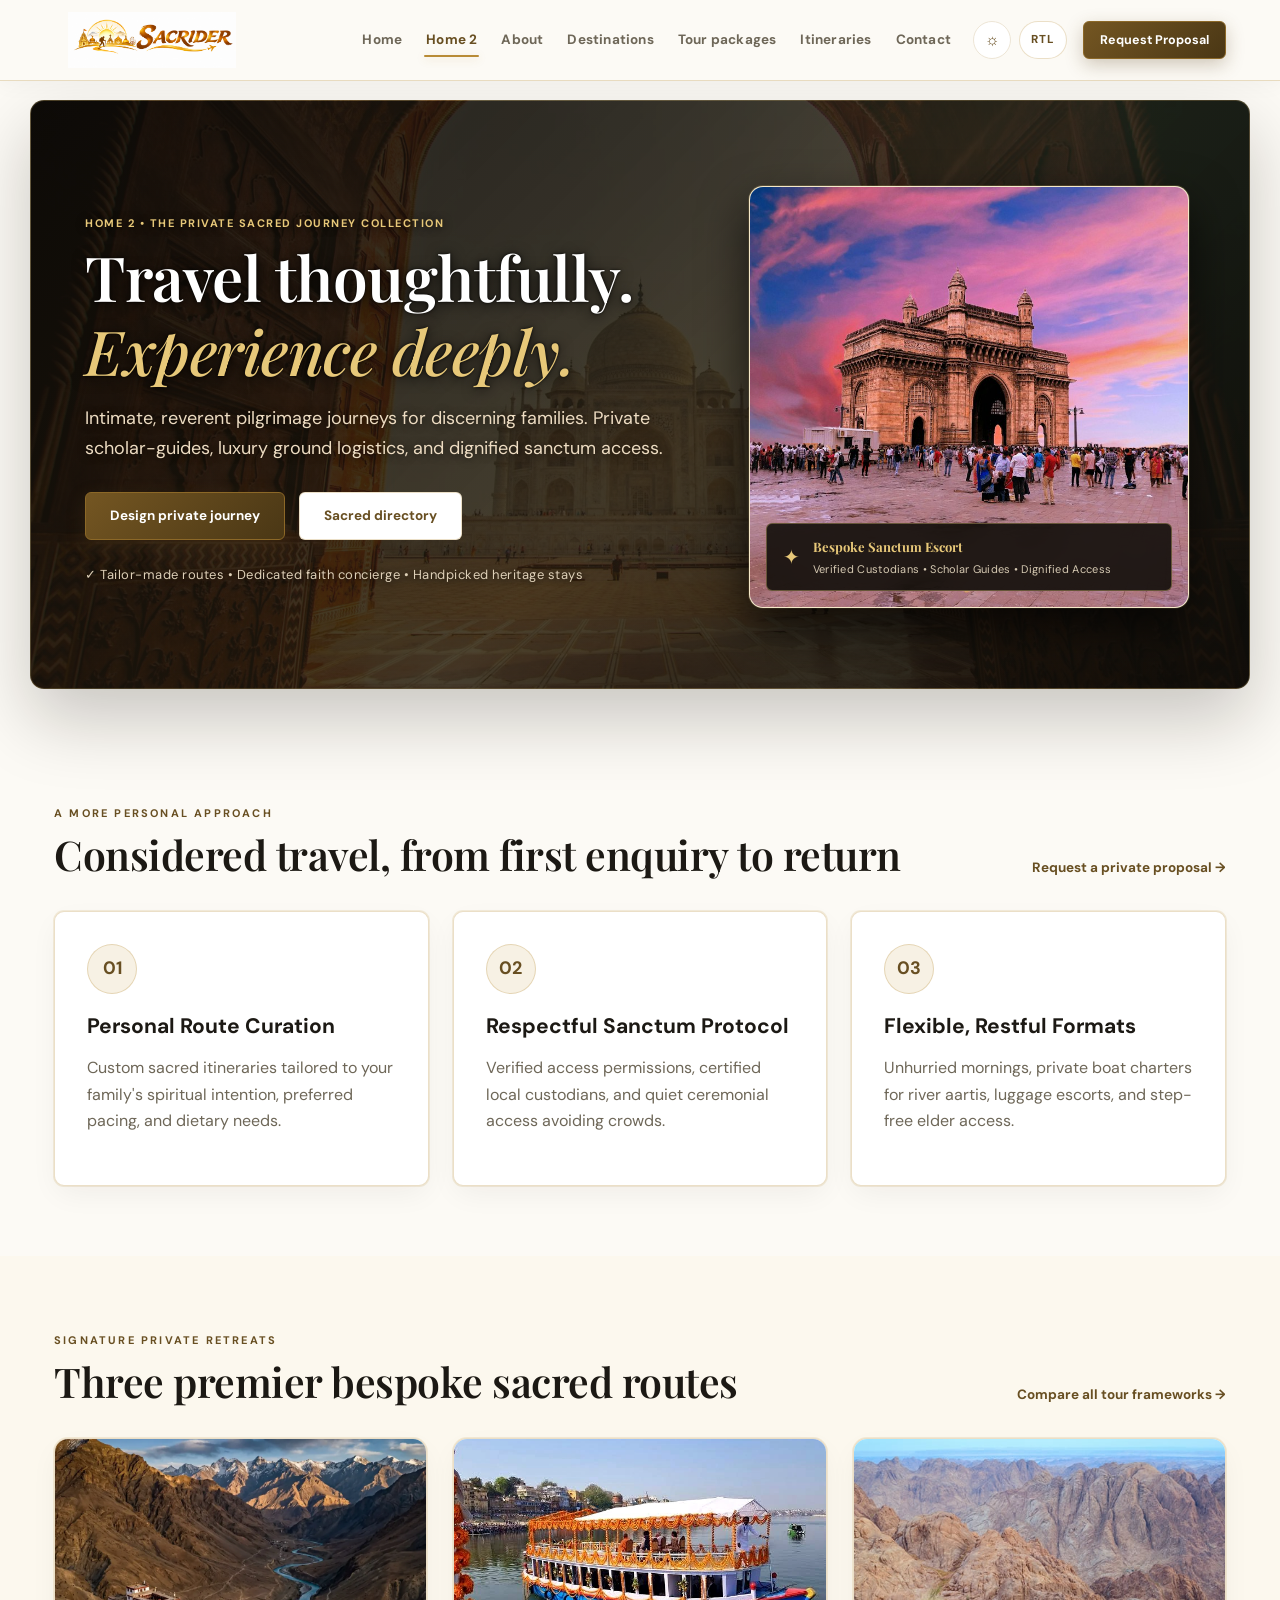
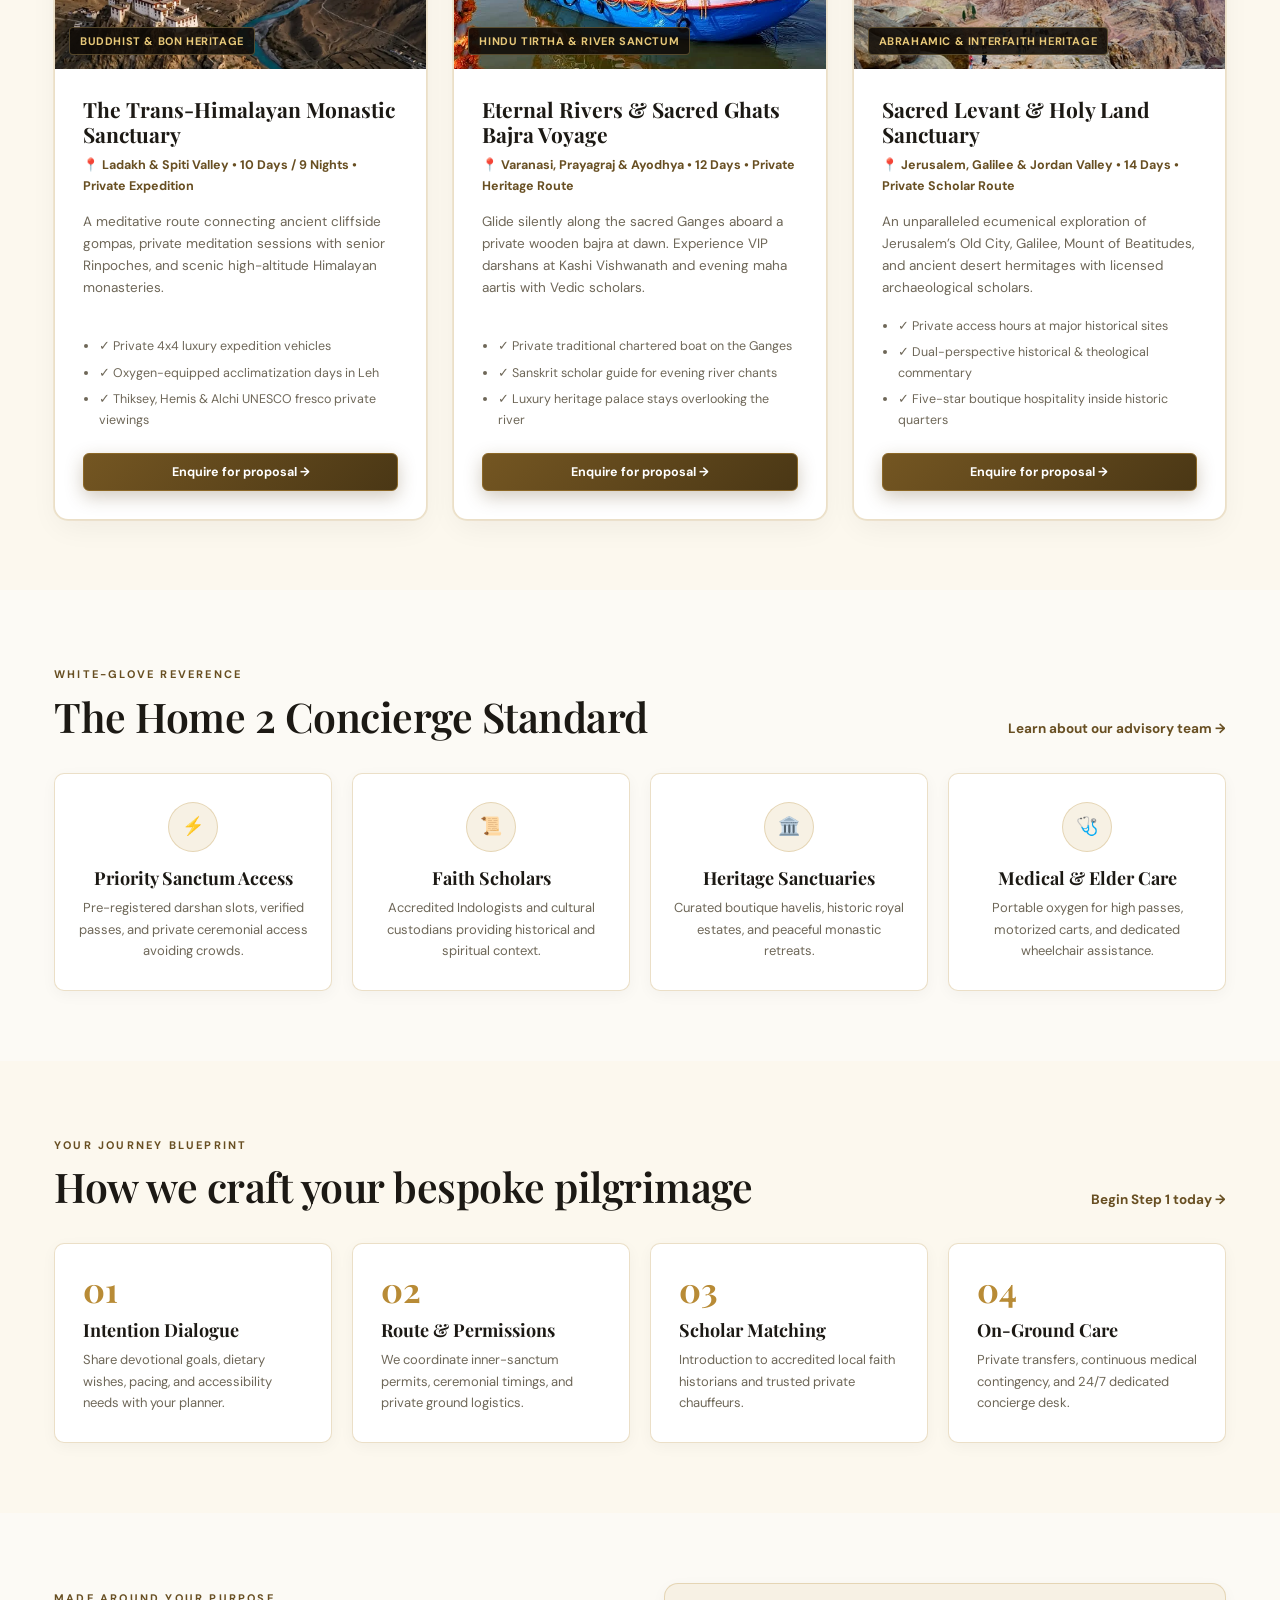
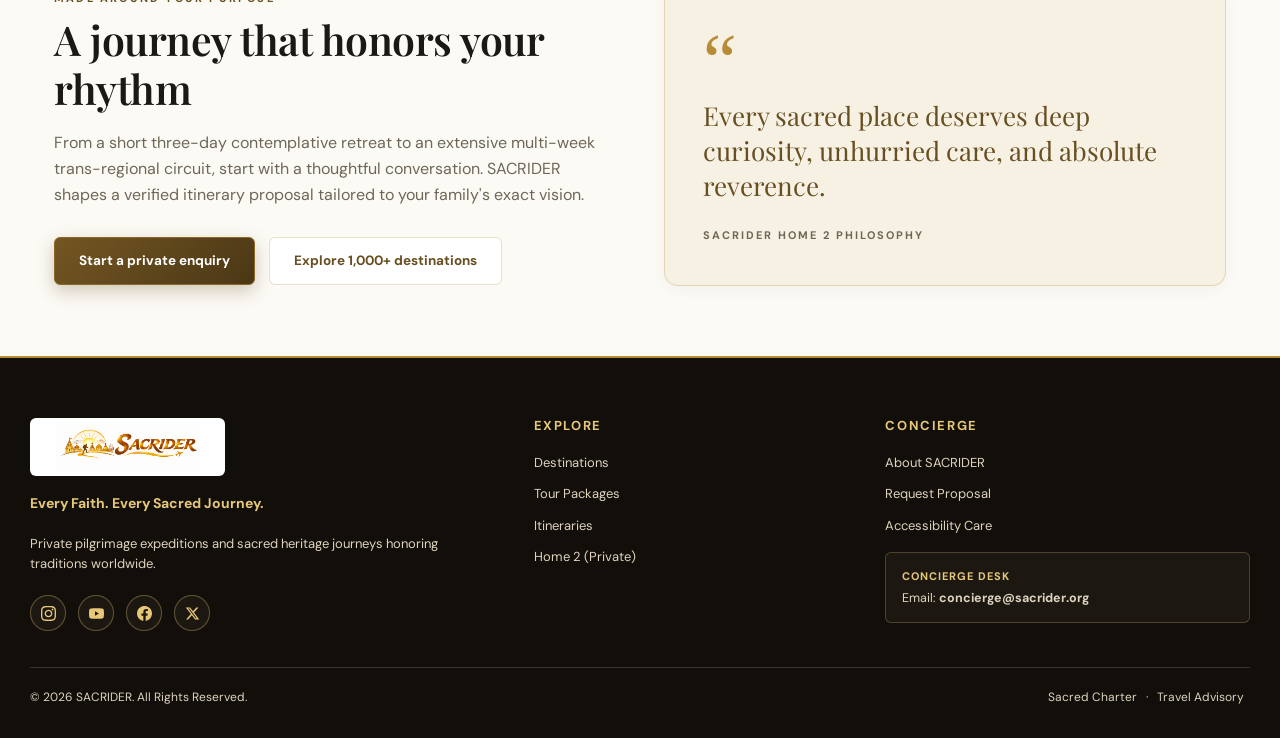
<file: home-premium.html>
<!doctype html>
<html lang="en" dir="ltr">
<head>
  <meta charset="utf-8">
  <meta name="viewport" content="width=device-width, initial-scale=1">
  <meta name="description" content="SACRIDER Home 2 — Bespoke private pilgrimages and luxury spiritual journeys tailored for families and discerning travelers across all world traditions.">
  <title>Home 2: Private Sacred Journeys | SACRIDER</title>
  <link rel="icon" type="image/png" href="assets/sacrider-favicon-source.png">
  <link rel="stylesheet" href="styles.css">
  <link rel="preconnect" href="https://fonts.googleapis.com">
  <link rel="preconnect" href="https://fonts.gstatic.com" crossorigin>
  <link href="https://fonts.googleapis.com/css2?family=DM+Sans:wght@400;500;600;700&family=Playfair+Display:wght@500;600;700&display=swap" rel="stylesheet">
</head>
<body>
  <div id="site-header"></div>

  <main>
    <!-- Premium Hero Section with Photographic Backdrop -->
    <section class="hero premium-hero">
      <div class="premium-copy">
        <span class="eyebrow">HOME 2 • THE PRIVATE SACRED JOURNEY COLLECTION</span>
        <h1>Travel thoughtfully.<br><em>Experience deeply.</em></h1>
        <p>Intimate, reverent pilgrimage journeys for discerning families. Private scholar-guides, luxury ground logistics, and dignified sanctum access.</p>
        <div class="actions">
          <a class="btn primary" href="contact.html?interest=Private%20sacred%20journey">Design private journey</a>
          <a class="btn secondary" href="destinations.html">Sacred directory</a>
        </div>
        <div class="hero-note">✓ Tailor-made routes • Dedicated faith concierge • Handpicked heritage stays</div>
      </div>
      <div class="premium-hero-media">
        <div class="hero-image-card">
          <img src="assets/images/pkg-private.jpg" alt="SACRIDER Private Sacred Journey Sanctum Experience" class="hero-featured-image">
          <div class="hero-image-overlay-badge">
            <span class="badge-emblem">✦</span>
            <div>
              <strong>Bespoke Sanctum Escort</strong>
              <span>Verified Custodians • Scholar Guides • Dignified Access</span>
            </div>
          </div>
        </div>
      </div>
    </section>

    <!-- Foundational Pillars -->
    <section class="section">
      <div class="section-head">
        <div>
          <span class="eyebrow">A MORE PERSONAL APPROACH</span>
          <h2>Considered travel, from first enquiry to return</h2>
        </div>
        <a class="text-link" href="contact.html">Request a private proposal →</a>
      </div>
      <div class="three-cards">
        <article class="info-card">
          <div class="card-icon">01</div>
          <h3>Personal Route Curation</h3>
          <p>Custom sacred itineraries tailored to your family's spiritual intention, preferred pacing, and dietary needs.</p>
        </article>
        <article class="info-card">
          <div class="card-icon">02</div>
          <h3>Respectful Sanctum Protocol</h3>
          <p>Verified access permissions, certified local custodians, and quiet ceremonial access avoiding crowds.</p>
        </article>
        <article class="info-card">
          <div class="card-icon">03</div>
          <h3>Flexible, Restful Formats</h3>
          <p>Unhurried mornings, private boat charters for river aartis, luggage escorts, and step-free elder access.</p>
        </article>
      </div>
    </section>

    <!-- UNIQUE SECTION 1: Curated Private Signature Expeditions -->
    <section class="section muted-section">
      <div class="section-head">
        <div>
          <span class="eyebrow">SIGNATURE PRIVATE RETREATS</span>
          <h2>Three premier bespoke sacred routes</h2>
        </div>
        <a class="text-link" href="packages.html">Compare all tour frameworks →</a>
      </div>
      <div class="expeditions-grid">
        <article class="expedition-card">
          <div class="expedition-media">
            <img src="assets/images/The Trans-Himalayan Monastic Sanctuary.webp" alt="The Trans-Himalayan Monastic Sanctuary" loading="lazy">
            <span class="expedition-tag">BUDDHIST & BON HERITAGE</span>
          </div>
          <div class="expedition-body">
            <h3>The Trans-Himalayan Monastic Sanctuary</h3>
            <div class="expedition-meta">📍 Ladakh & Spiti Valley • 10 Days / 9 Nights • Private Expedition</div>
            <p>A meditative route connecting ancient cliffside gompas, private meditation sessions with senior Rinpoches, and scenic high-altitude Himalayan monasteries.</p>
            <ul class="expedition-perks">
              <li>✓ Private 4x4 luxury expedition vehicles</li>
              <li>✓ Oxygen-equipped acclimatization days in Leh</li>
              <li>✓ Thiksey, Hemis & Alchi UNESCO fresco private viewings</li>
            </ul>
            <a class="btn primary sm" href="contact.html?interest=Trans-Himalayan%20Monastic%20Sanctuary">Enquire for proposal →</a>
          </div>
        </article>

        <article class="expedition-card">
          <div class="expedition-media">
            <img src="assets/images/Eternal Rivers & Sacred Ghats Bajra Voyage.webp" alt="Eternal Rivers & Sacred Ghats Bajra Voyage" loading="lazy">
            <span class="expedition-tag">HINDU TIRTHA & RIVER SANCTUM</span>
          </div>
          <div class="expedition-body">
            <h3>Eternal Rivers & Sacred Ghats Bajra Voyage</h3>
            <div class="expedition-meta">📍 Varanasi, Prayagraj & Ayodhya • 12 Days • Private Heritage Route</div>
            <p>Glide silently along the sacred Ganges aboard a private wooden bajra at dawn. Experience VIP darshans at Kashi Vishwanath and evening maha aartis with Vedic scholars.</p>
            <ul class="expedition-perks">
              <li>✓ Private traditional chartered boat on the Ganges</li>
              <li>✓ Sanskrit scholar guide for evening river chants</li>
              <li>✓ Luxury heritage palace stays overlooking the river</li>
            </ul>
            <a class="btn primary sm" href="contact.html?interest=Eternal%20Rivers%20Bajra%20Voyage">Enquire for proposal →</a>
          </div>
        </article>

        <article class="expedition-card">
          <div class="expedition-media">
            <img src="assets/images/Sacred Levant & Holy Land Sanctuary.jpg" alt="Sacred Levant & Holy Land Sanctuary" loading="lazy">
            <span class="expedition-tag">ABRAHAMIC & INTERFAITH HERITAGE</span>
          </div>
          <div class="expedition-body">
            <h3>Sacred Levant & Holy Land Sanctuary</h3>
            <div class="expedition-meta">📍 Jerusalem, Galilee & Jordan Valley • 14 Days • Private Scholar Route</div>
            <p>An unparalleled ecumenical exploration of Jerusalem’s Old City, Galilee, Mount of Beatitudes, and ancient desert hermitages with licensed archaeological scholars.</p>
            <ul class="expedition-perks">
              <li>✓ Private access hours at major historical sites</li>
              <li>✓ Dual-perspective historical & theological commentary</li>
              <li>✓ Five-star boutique hospitality inside historic quarters</li>
            </ul>
            <a class="btn primary sm" href="contact.html?interest=Sacred%20Levant%20Sanctuary">Enquire for proposal →</a>
          </div>
        </article>
      </div>
    </section>

    <!-- UNIQUE SECTION 2: The Bespoke Concierge Standard & Safety Protocol -->
    <section class="section">
      <div class="section-head">
        <div>
          <span class="eyebrow">WHITE-GLOVE REVERENCE</span>
          <h2>The Home 2 Concierge Standard</h2>
        </div>
        <a class="text-link" href="about.html">Learn about our advisory team →</a>
      </div>
      <div class="concierge-grid">
        <article class="concierge-card">
          <div class="card-icon">⚡</div>
          <h3>Priority Sanctum Access</h3>
          <p>Pre-registered darshan slots, verified passes, and private ceremonial access avoiding crowds.</p>
        </article>
        <article class="concierge-card">
          <div class="card-icon">📜</div>
          <h3>Faith Scholars</h3>
          <p>Accredited Indologists and cultural custodians providing historical and spiritual context.</p>
        </article>
        <article class="concierge-card">
          <div class="card-icon">🏛️</div>
          <h3>Heritage Sanctuaries</h3>
          <p>Curated boutique havelis, historic royal estates, and peaceful monastic retreats.</p>
        </article>
        <article class="concierge-card">
          <div class="card-icon">🩺</div>
          <h3>Medical & Elder Care</h3>
          <p>Portable oxygen for high passes, motorized carts, and dedicated wheelchair assistance.</p>
        </article>
      </div>
    </section>

    <!-- UNIQUE SECTION 3: Step-by-Step Customization Framework -->
    <section class="section muted-section">
      <div class="section-head">
        <div>
          <span class="eyebrow">YOUR JOURNEY BLUEPRINT</span>
          <h2>How we craft your bespoke pilgrimage</h2>
        </div>
        <a class="text-link" href="contact.html">Begin Step 1 today →</a>
      </div>
      <div class="timeline-steps">
        <article class="step-card">
          <div class="step-num">01</div>
          <h3>Intention Dialogue</h3>
          <p>Share devotional goals, dietary wishes, pacing, and accessibility needs with your planner.</p>
        </article>
        <article class="step-card">
          <div class="step-num">02</div>
          <h3>Route & Permissions</h3>
          <p>We coordinate inner-sanctum permits, ceremonial timings, and private ground logistics.</p>
        </article>
        <article class="step-card">
          <div class="step-num">03</div>
          <h3>Scholar Matching</h3>
          <p>Introduction to accredited local faith historians and trusted private chauffeurs.</p>
        </article>
        <article class="step-card">
          <div class="step-num">04</div>
          <h3>On-Ground Care</h3>
          <p>Private transfers, continuous medical contingency, and 24/7 dedicated concierge desk.</p>
        </article>
      </div>
    </section>

    <!-- Split Banner Section -->
    <section class="section">
      <div class="split">
        <div>
          <span class="eyebrow">MADE AROUND YOUR PURPOSE</span>
          <h2>A journey that honors your rhythm</h2>
          <p>From a short three-day contemplative retreat to an extensive multi-week trans-regional circuit, start with a thoughtful conversation. SACRIDER shapes a verified itinerary proposal tailored to your family's exact vision.</p>
          <div class="actions">
            <a class="btn primary" href="contact.html?interest=Home%202%20Private%20Journey">Start a private enquiry</a>
            <a class="btn secondary" href="destinations.html">Explore 1,000+ destinations</a>
          </div>
        </div>
        <div class="quote-panel">
          <span class="quote-mark">“</span>
          <p>Every sacred place deserves deep curiosity, unhurried care, and absolute reverence.</p>
          <small>SACRIDER HOME 2 PHILOSOPHY</small>
        </div>
      </div>
    </section>
  </main>

  <div id="site-footer"></div>
  <script src="app.js"></script>
</body>
</html>
</file>
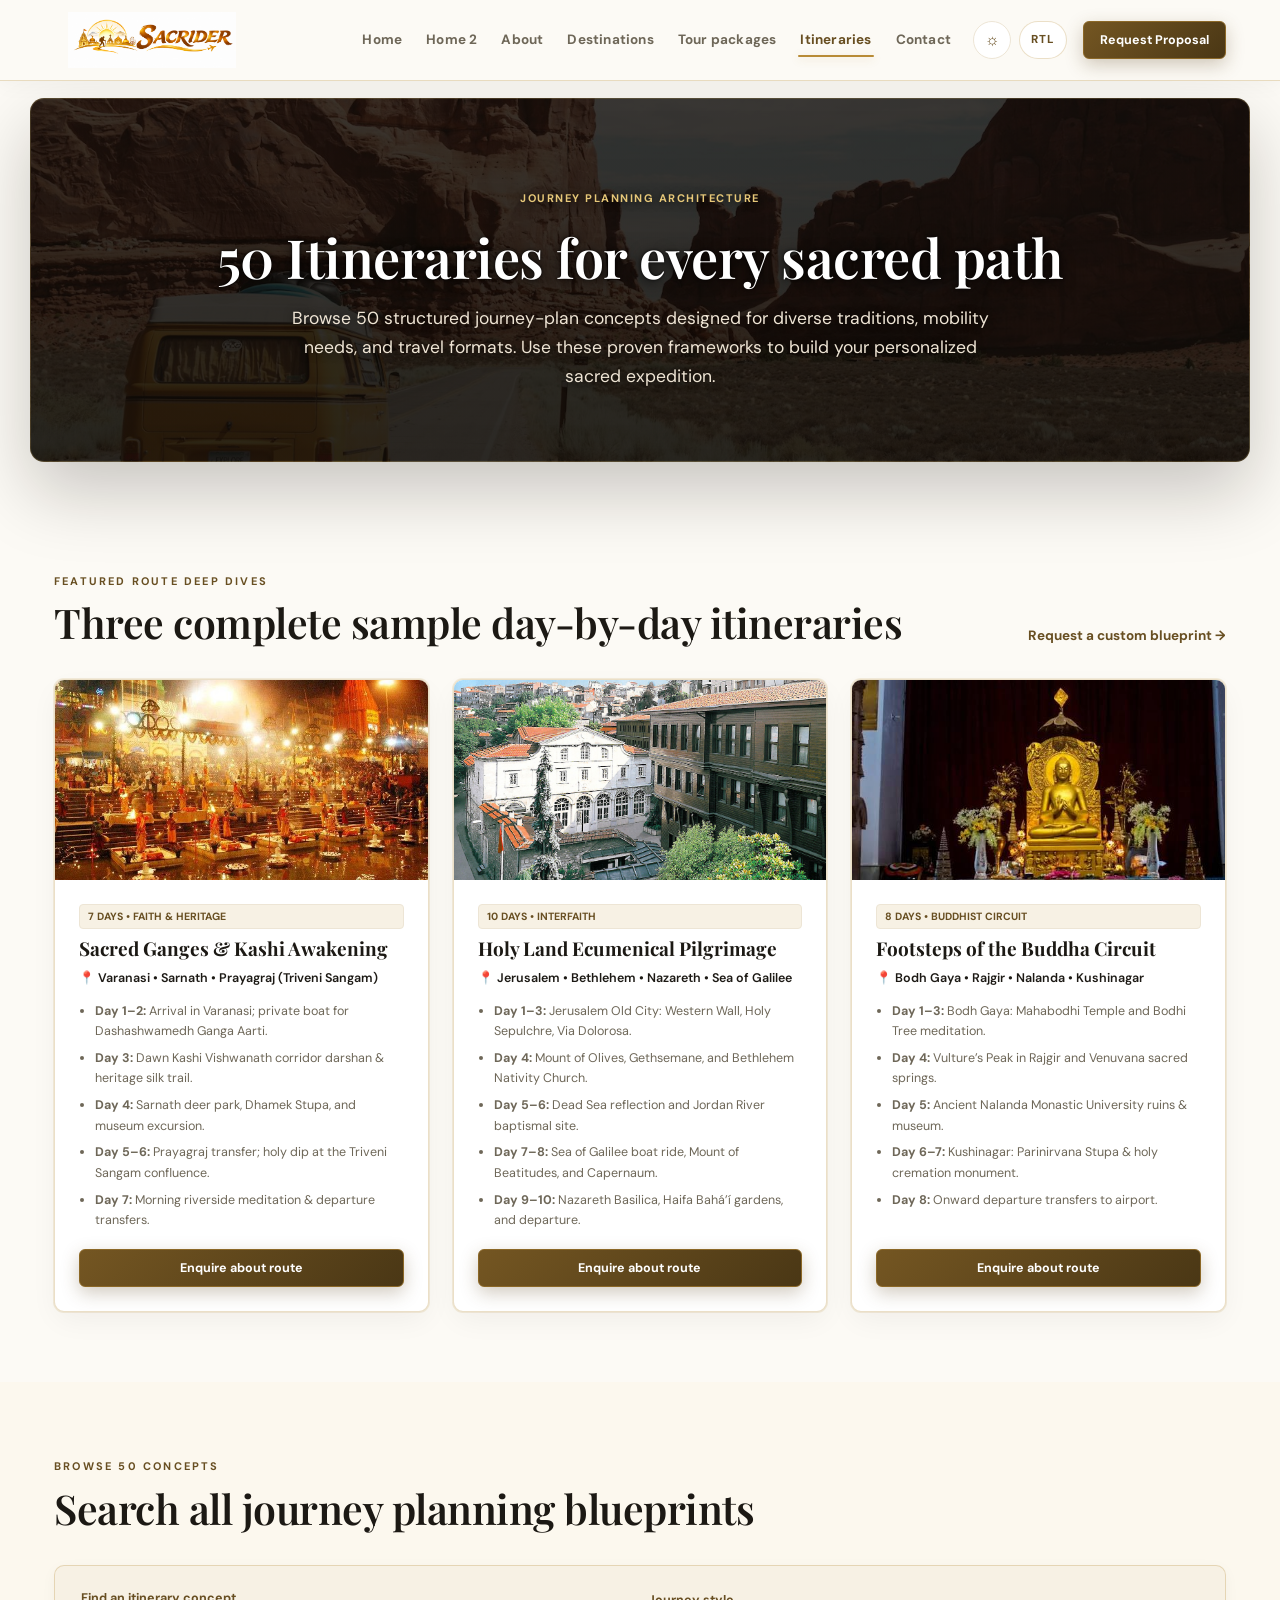
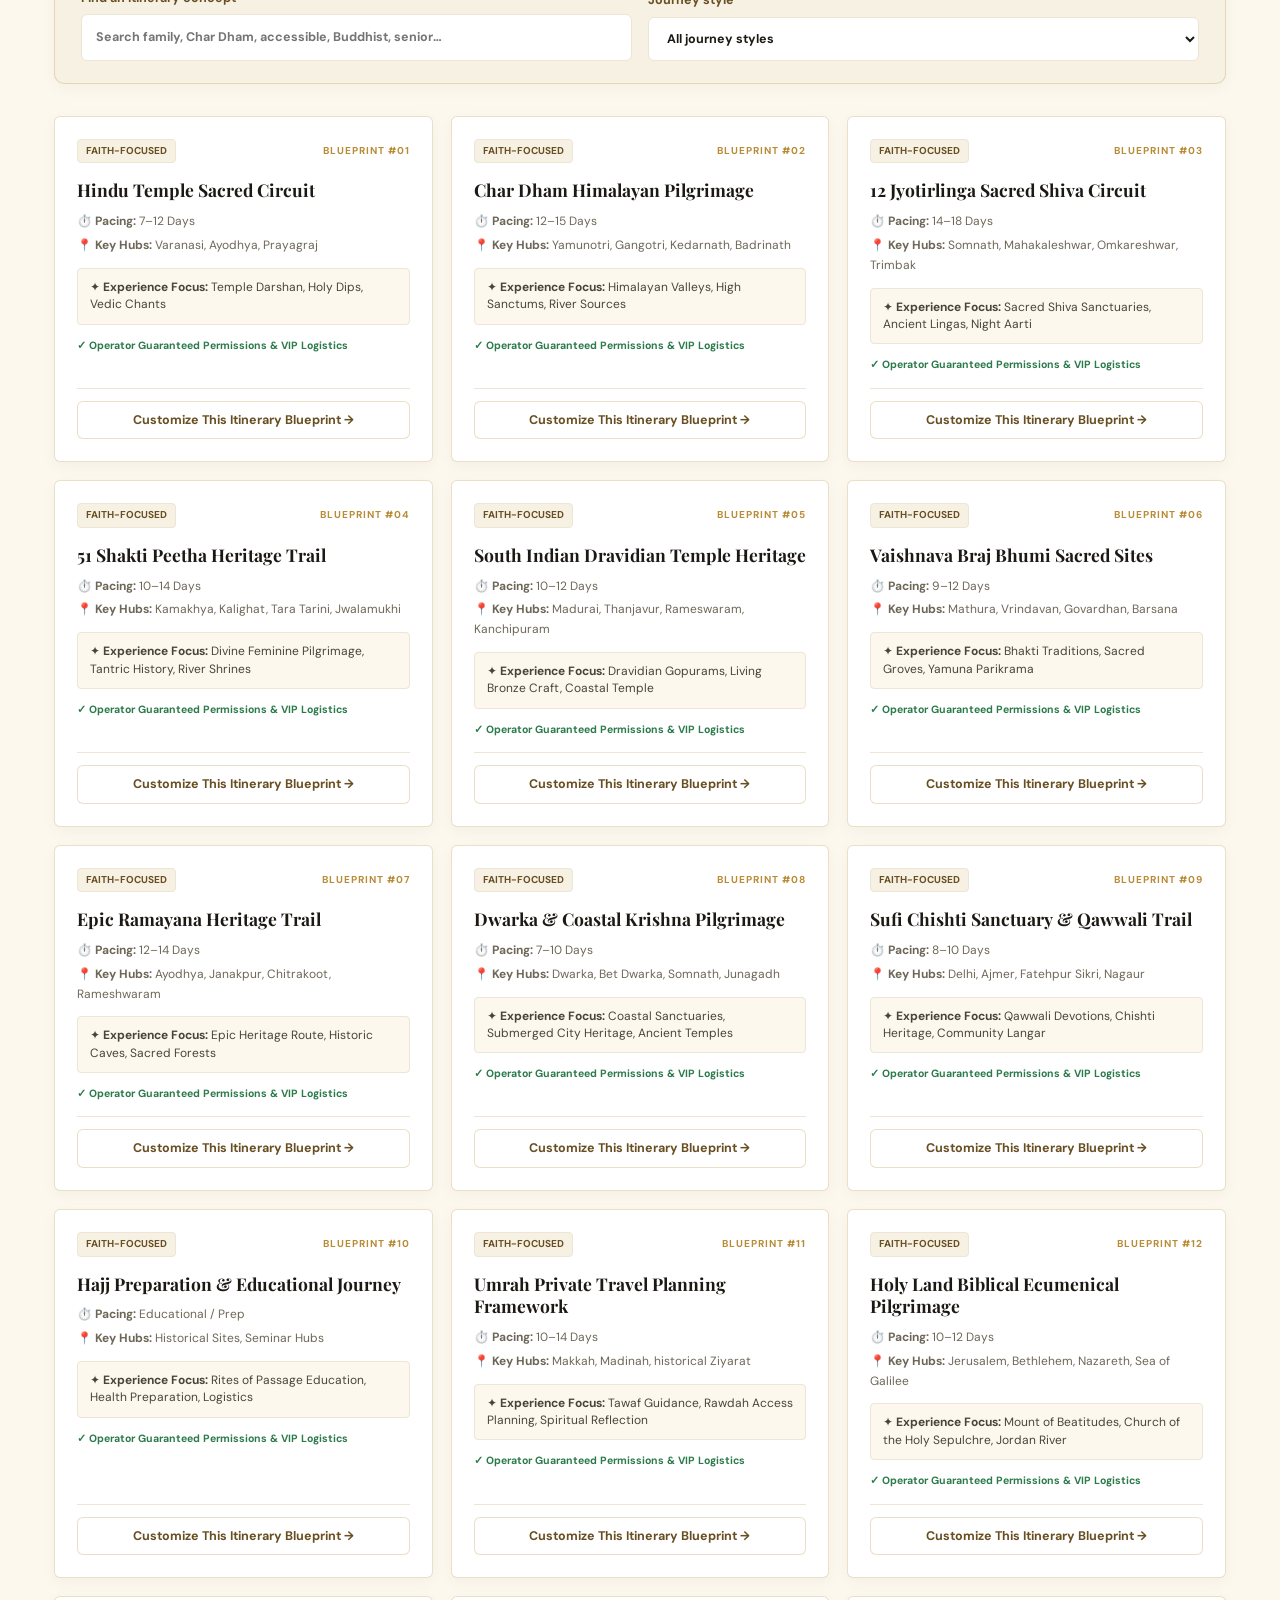
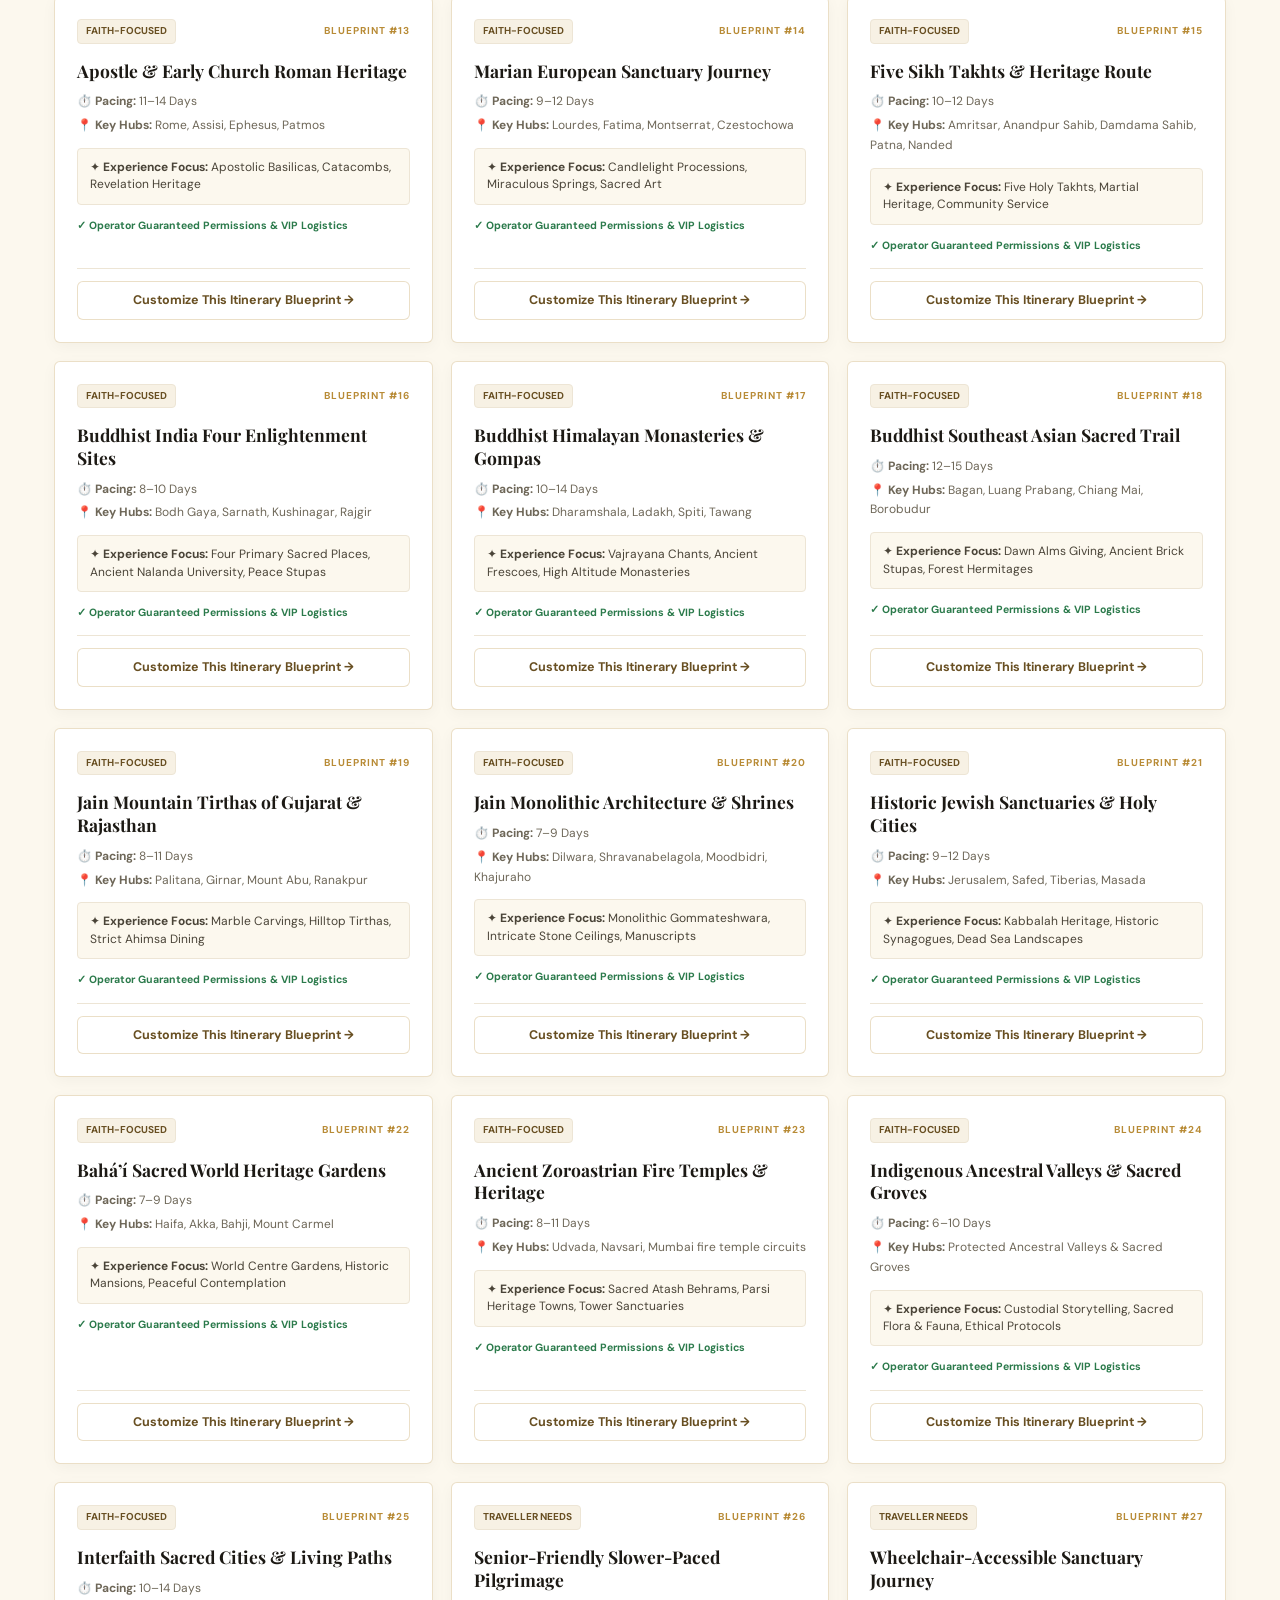
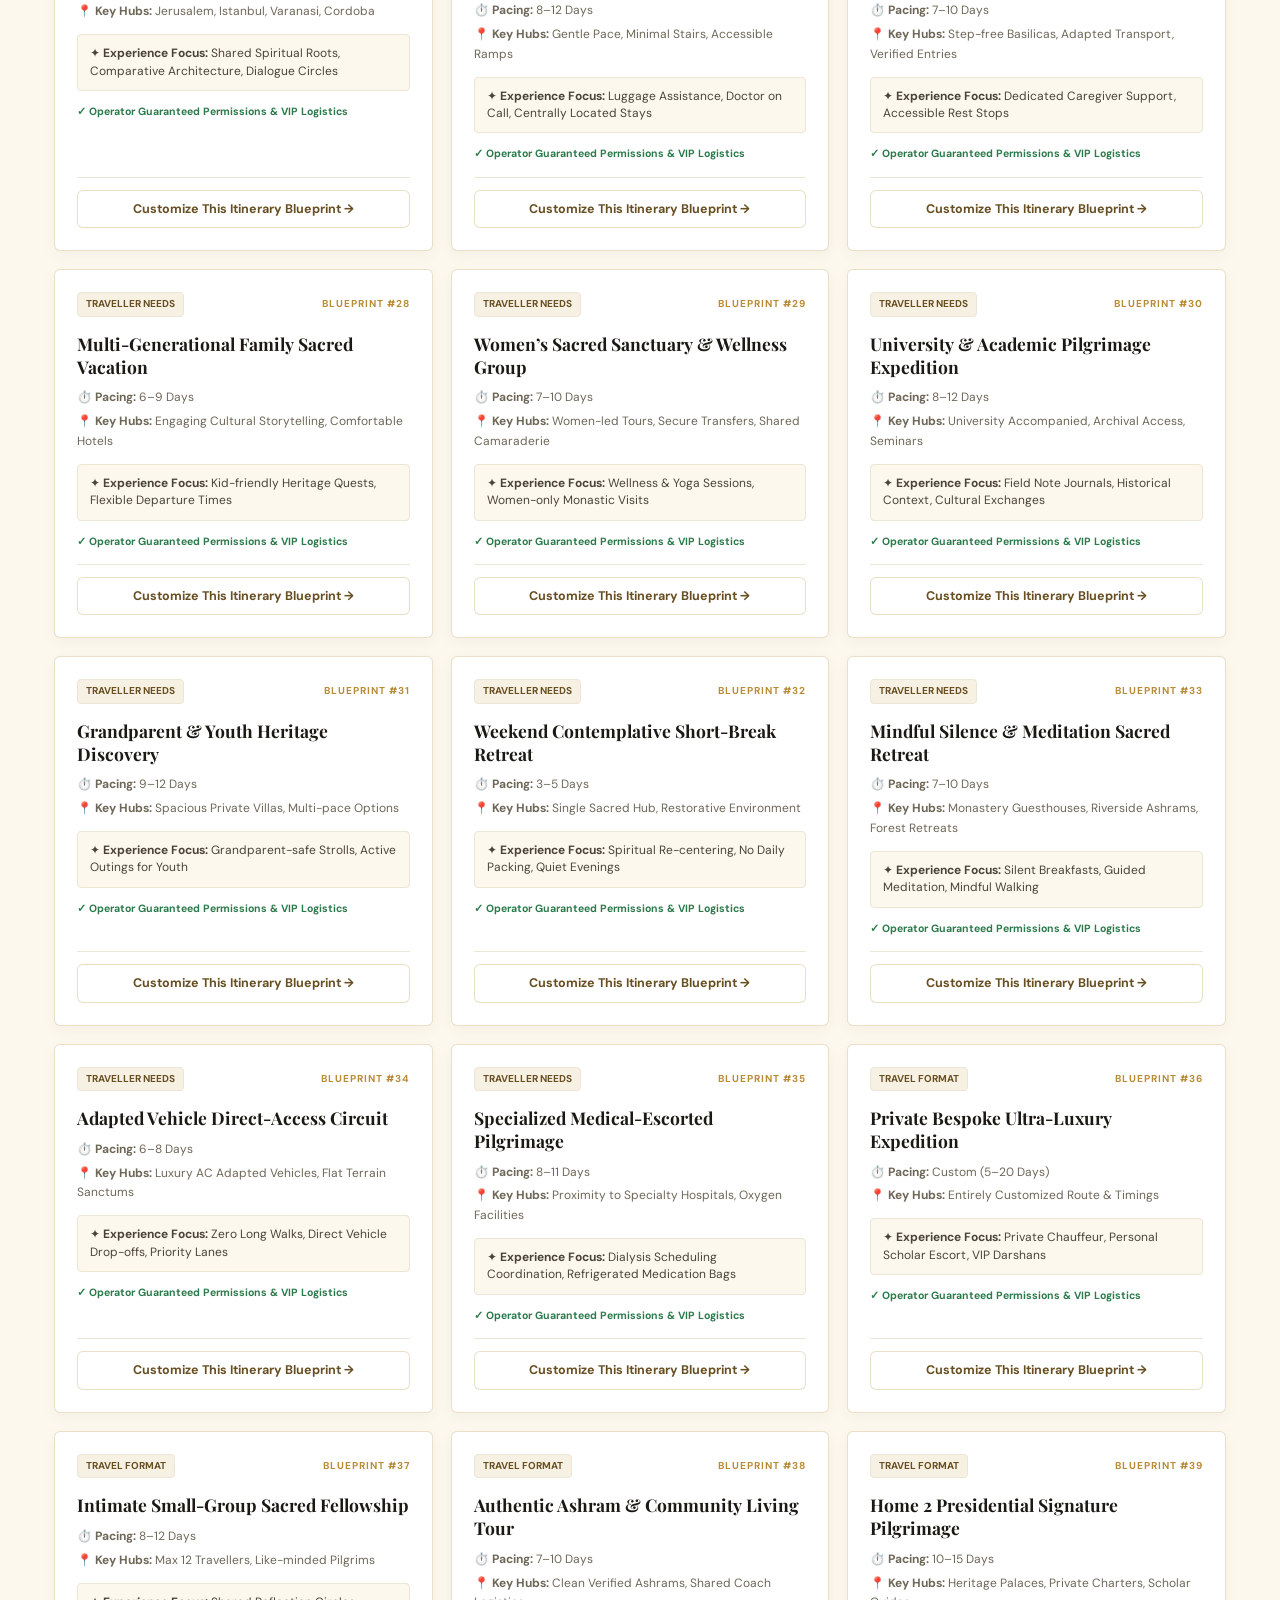
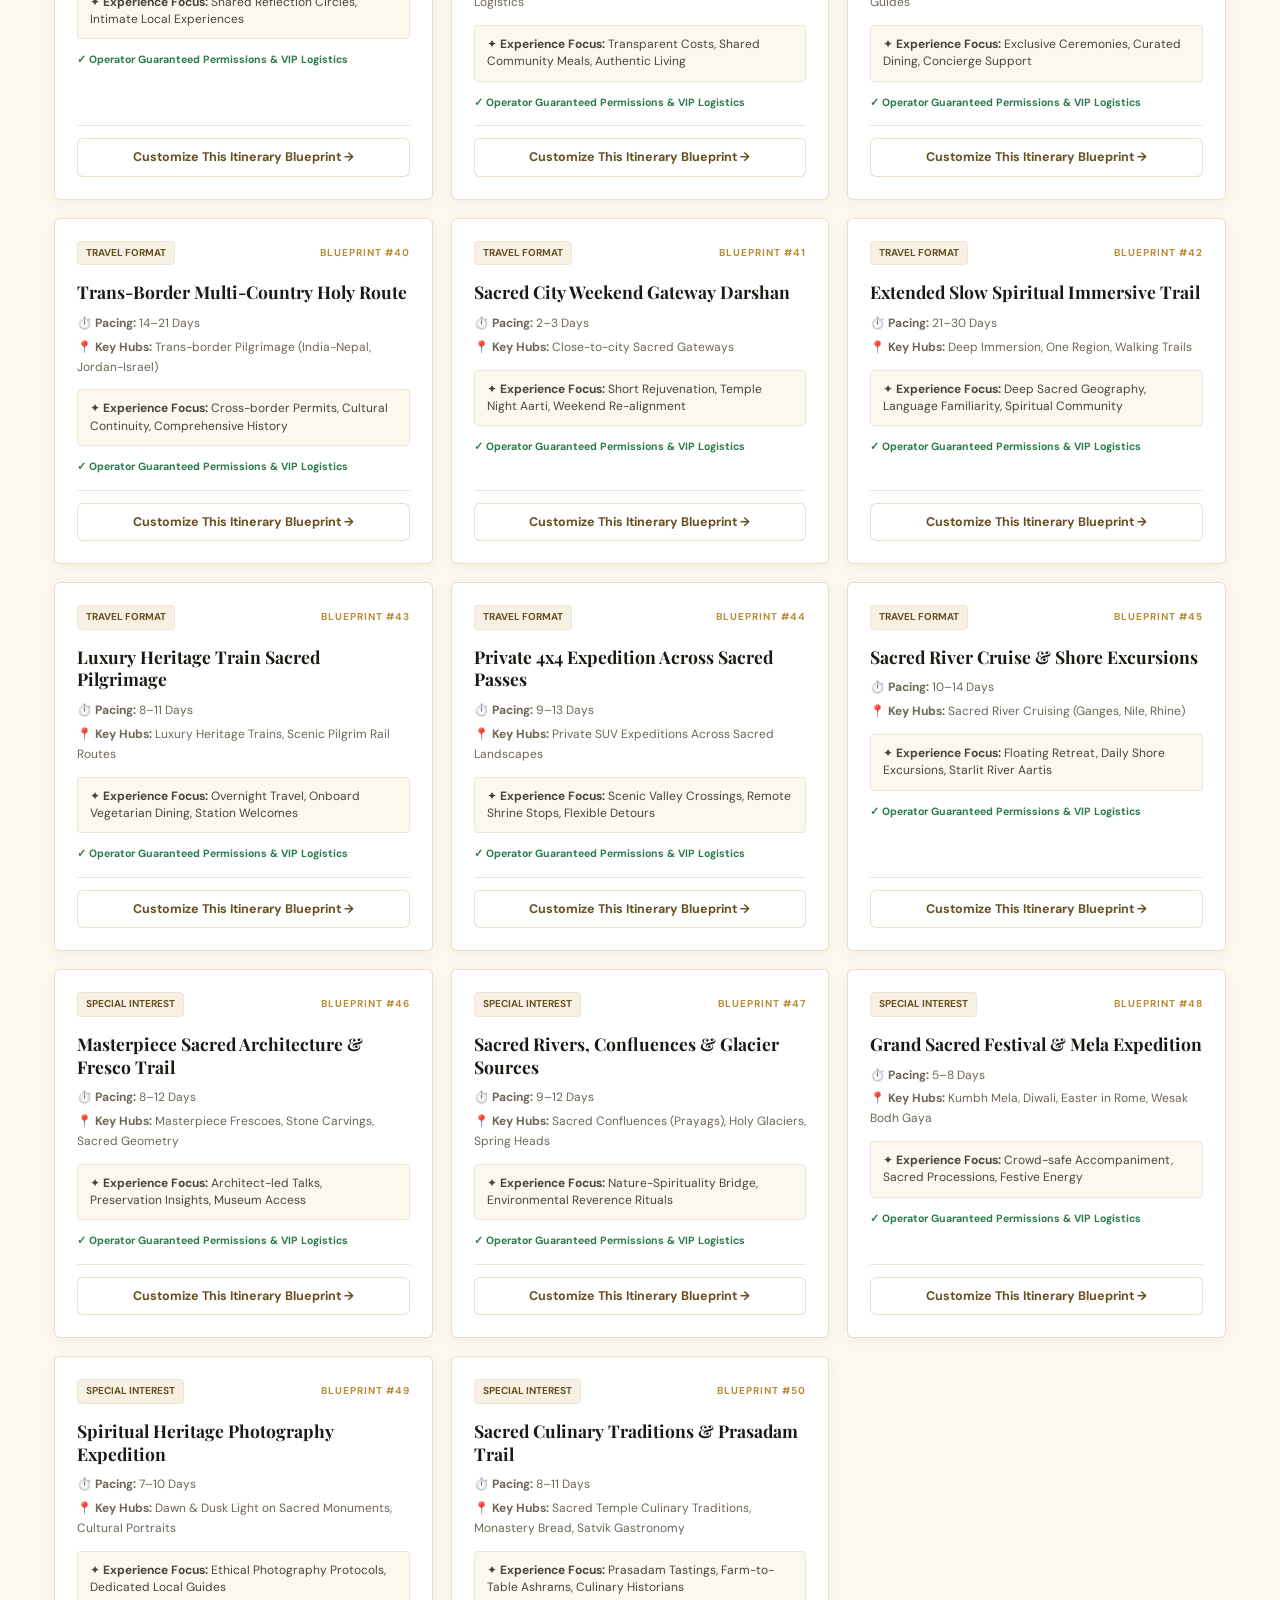
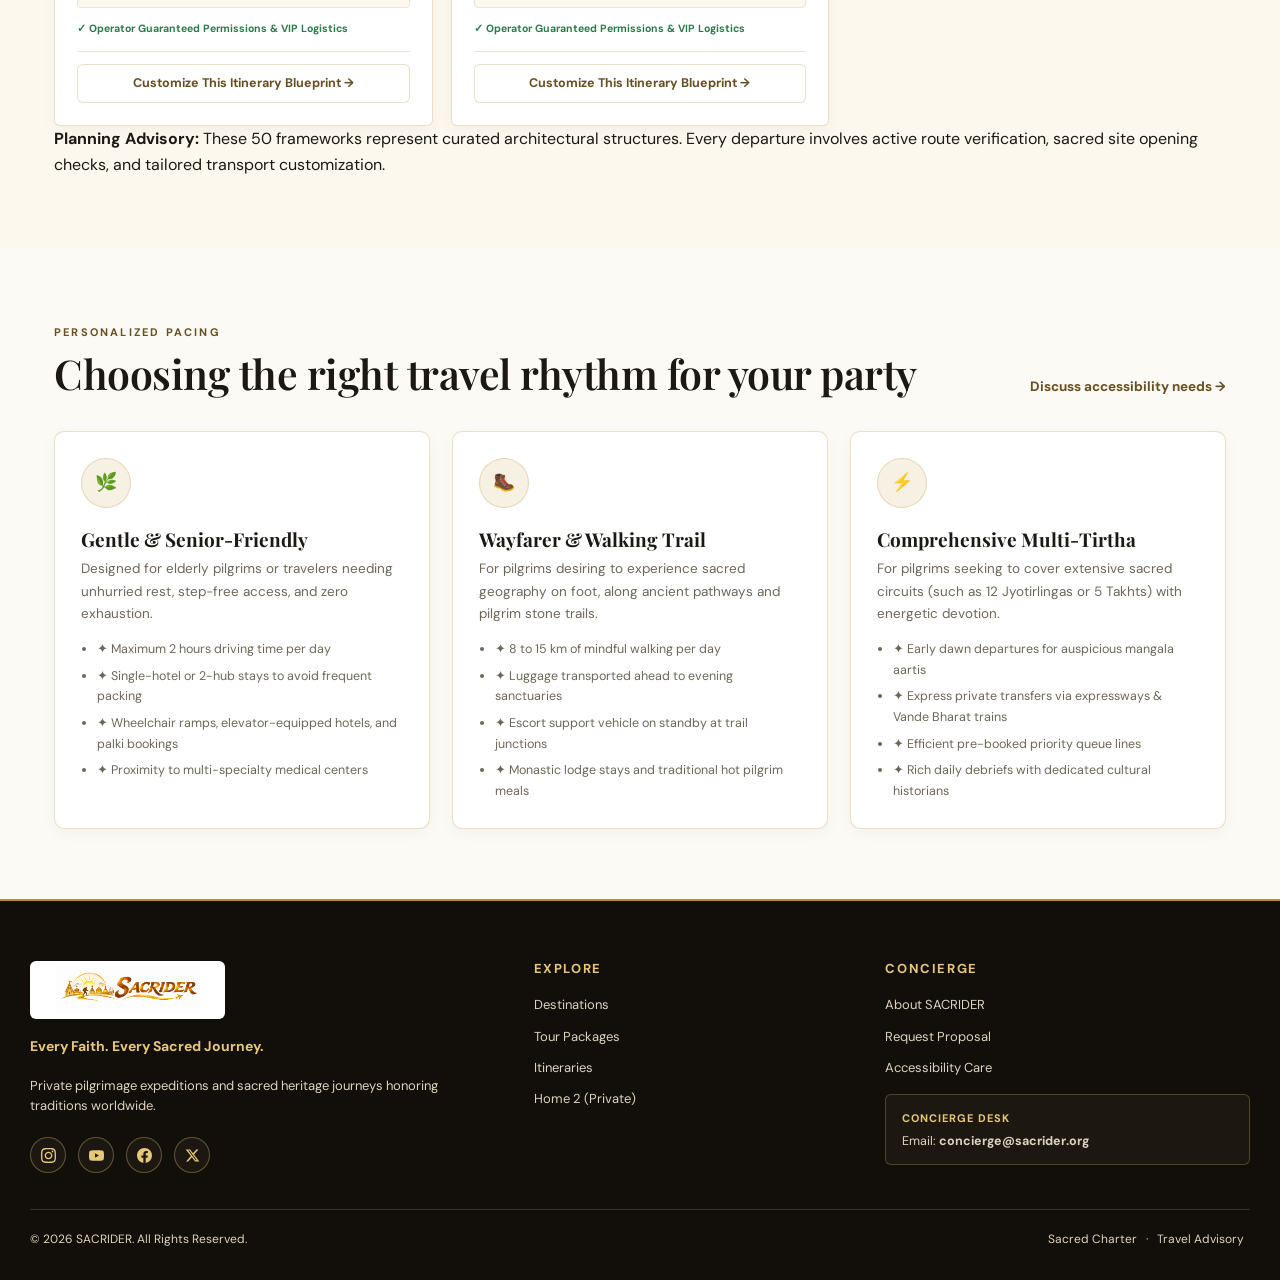
<file: itineraries.html>
<!doctype html>
<html lang="en" dir="ltr">
<head>
  <meta charset="utf-8">
  <meta name="viewport" content="width=device-width, initial-scale=1">
  <meta name="description" content="Browse 50 verified pilgrimage itinerary blueprints, day-by-day routes, and sacred travel pacing concepts across all major world traditions with SACRIDER.">
  <title>50 Itinerary Blueprints & Concepts | SACRIDER</title>
  <link rel="icon" type="image/png" href="assets/sacrider-favicon-source.png">
  <link rel="stylesheet" href="styles.css">
  <link rel="preconnect" href="https://fonts.googleapis.com">
  <link rel="preconnect" href="https://fonts.gstatic.com" crossorigin>
  <link href="https://fonts.googleapis.com/css2?family=DM+Sans:wght@400;500;600;700&family=Playfair+Display:wght@500;600;700&display=swap" rel="stylesheet">
</head>
<body>
  <div id="site-header"></div>

  <main>
    <!-- Page Hero with Photographic Backdrop -->
    <section class="page-hero itineraries-hero">
      <span class="eyebrow">JOURNEY PLANNING ARCHITECTURE</span>
      <h1>50 Itineraries for every sacred path</h1>
      <p>Browse 50 structured journey-plan concepts designed for diverse traditions, mobility needs, and travel formats. Use these proven frameworks to build your personalized sacred expedition.</p>
    </section>

    <!-- UNIQUE SECTION 1: Featured Route Blueprints with Day-by-Day Visual Previews -->
    <section class="section">
      <div class="section-head">
        <div>
          <span class="eyebrow">FEATURED ROUTE DEEP DIVES</span>
          <h2>Three complete sample day-by-day itineraries</h2>
        </div>
        <a class="text-link" href="contact.html">Request a custom blueprint →</a>
      </div>

      <div class="routes-grid">
        <article class="route-card">
          <img class="route-card-img" src="assets/images/varanasi.jpg" alt="Sacred Ganges and Varanasi Pilgrimage Route">
          <div class="route-card-body">
            <span class="route-badge">7 DAYS • FAITH & HERITAGE</span>
            <h3>Sacred Ganges & Kashi Awakening</h3>
            <div class="route-stops">📍 Varanasi • Sarnath • Prayagraj (Triveni Sangam)</div>
            <ul class="route-days">
              <li><strong>Day 1–2:</strong> Arrival in Varanasi; private boat for Dashashwamedh Ganga Aarti.</li>
              <li><strong>Day 3:</strong> Dawn Kashi Vishwanath corridor darshan & heritage silk trail.</li>
              <li><strong>Day 4:</strong> Sarnath deer park, Dhamek Stupa, and museum excursion.</li>
              <li><strong>Day 5–6:</strong> Prayagraj transfer; holy dip at the Triveni Sangam confluence.</li>
              <li><strong>Day 7:</strong> Morning riverside meditation & departure transfers.</li>
            </ul>
            <a class="btn primary sm" href="contact.html?interest=Sacred%20Ganges%20and%20Kashi%20Awakening">Enquire about route</a>
          </div>
        </article>

        <article class="route-card">
          <img class="route-card-img" src="assets/images/jerusalem.jpg" alt="Holy Land Ecumenical Route">
          <div class="route-card-body">
            <span class="route-badge">10 DAYS • INTERFAITH</span>
            <h3>Holy Land Ecumenical Pilgrimage</h3>
            <div class="route-stops">📍 Jerusalem • Bethlehem • Nazareth • Sea of Galilee</div>
            <ul class="route-days">
              <li><strong>Day 1–3:</strong> Jerusalem Old City: Western Wall, Holy Sepulchre, Via Dolorosa.</li>
              <li><strong>Day 4:</strong> Mount of Olives, Gethsemane, and Bethlehem Nativity Church.</li>
              <li><strong>Day 5–6:</strong> Dead Sea reflection and Jordan River baptismal site.</li>
              <li><strong>Day 7–8:</strong> Sea of Galilee boat ride, Mount of Beatitudes, and Capernaum.</li>
              <li><strong>Day 9–10:</strong> Nazareth Basilica, Haifa Bahá’í gardens, and departure.</li>
            </ul>
            <a class="btn primary sm" href="contact.html?interest=Holy%20Land%20Ecumenical%20Pilgrimage">Enquire about route</a>
          </div>
        </article>

        <article class="route-card">
          <img class="route-card-img" src="assets/images/bodhgaya.jpg" alt="Buddhist Enlightenment Trail">
          <div class="route-card-body">
            <span class="route-badge">8 DAYS • BUDDHIST CIRCUIT</span>
            <h3>Footsteps of the Buddha Circuit</h3>
            <div class="route-stops">📍 Bodh Gaya • Rajgir • Nalanda • Kushinagar</div>
            <ul class="route-days">
              <li><strong>Day 1–3:</strong> Bodh Gaya: Mahabodhi Temple and Bodhi Tree meditation.</li>
              <li><strong>Day 4:</strong> Vulture’s Peak in Rajgir and Venuvana sacred springs.</li>
              <li><strong>Day 5:</strong> Ancient Nalanda Monastic University ruins & museum.</li>
              <li><strong>Day 6–7:</strong> Kushinagar: Parinirvana Stupa & holy cremation monument.</li>
              <li><strong>Day 8:</strong> Onward departure transfers to airport.</li>
            </ul>
            <a class="btn primary sm" href="contact.html?interest=Footsteps%20of%20the%20Buddha%20Circuit">Enquire about route</a>
          </div>
        </article>
      </div>
    </section>

    <!-- 50 Itinerary Concept Directory -->
    <section class="section muted-section">
      <div class="section-head">
        <div>
          <span class="eyebrow">BROWSE 50 CONCEPTS</span>
          <h2>Search all journey planning blueprints</h2>
        </div>
      </div>

      <div class="filters">
        <label>
          Find an itinerary concept
          <input id="plan-search" type="search" placeholder="Search family, Char Dham, accessible, Buddhist, senior…">
        </label>
        <label>
          Journey style
          <select id="plan-filter">
            <option value="">All journey styles</option>
            <option>Faith-focused</option>
            <option>Traveller needs</option>
            <option>Travel format</option>
            <option>Special interest</option>
          </select>
        </label>
      </div>

      <!-- Live Dynamic Plan Grid -->
      <div id="plan-results" class="plan-grid"></div>

      <div class="notice">
        <b>Planning Advisory:</b> These 50 frameworks represent curated architectural structures. Every departure involves active route verification, sacred site opening checks, and tailored transport customization.
      </div>
    </section>

    <!-- UNIQUE SECTION 2: Journey Pacing & Mobility Selection Guide -->
    <section class="section">
      <div class="section-head">
        <div>
          <span class="eyebrow">PERSONALIZED PACING</span>
          <h2>Choosing the right travel rhythm for your party</h2>
        </div>
        <a class="text-link" href="contact.html?interest=Accessible%20travel">Discuss accessibility needs →</a>
      </div>

      <div class="pacing-grid">
        <article class="pacing-card">
          <div class="card-icon">🌿</div>
          <h3>Gentle & Senior-Friendly</h3>
          <p>Designed for elderly pilgrims or travelers needing unhurried rest, step-free access, and zero exhaustion.</p>
          <ul>
            <li>✦ Maximum 2 hours driving time per day</li>
            <li>✦ Single-hotel or 2-hub stays to avoid frequent packing</li>
            <li>✦ Wheelchair ramps, elevator-equipped hotels, and palki bookings</li>
            <li>✦ Proximity to multi-specialty medical centers</li>
          </ul>
        </article>

        <article class="pacing-card">
          <div class="card-icon">🥾</div>
          <h3>Wayfarer & Walking Trail</h3>
          <p>For pilgrims desiring to experience sacred geography on foot, along ancient pathways and pilgrim stone trails.</p>
          <ul>
            <li>✦ 8 to 15 km of mindful walking per day</li>
            <li>✦ Luggage transported ahead to evening sanctuaries</li>
            <li>✦ Escort support vehicle on standby at trail junctions</li>
            <li>✦ Monastic lodge stays and traditional hot pilgrim meals</li>
          </ul>
        </article>

        <article class="pacing-card">
          <div class="card-icon">⚡</div>
          <h3>Comprehensive Multi-Tirtha</h3>
          <p>For pilgrims seeking to cover extensive sacred circuits (such as 12 Jyotirlingas or 5 Takhts) with energetic devotion.</p>
          <ul>
            <li>✦ Early dawn departures for auspicious mangala aartis</li>
            <li>✦ Express private transfers via expressways & Vande Bharat trains</li>
            <li>✦ Efficient pre-booked priority queue lines</li>
            <li>✦ Rich daily debriefs with dedicated cultural historians</li>
          </ul>
        </article>
      </div>
    </section>
  </main>

  <div id="site-footer"></div>
  <script src="app.js"></script>
</body>
</html>
</file>
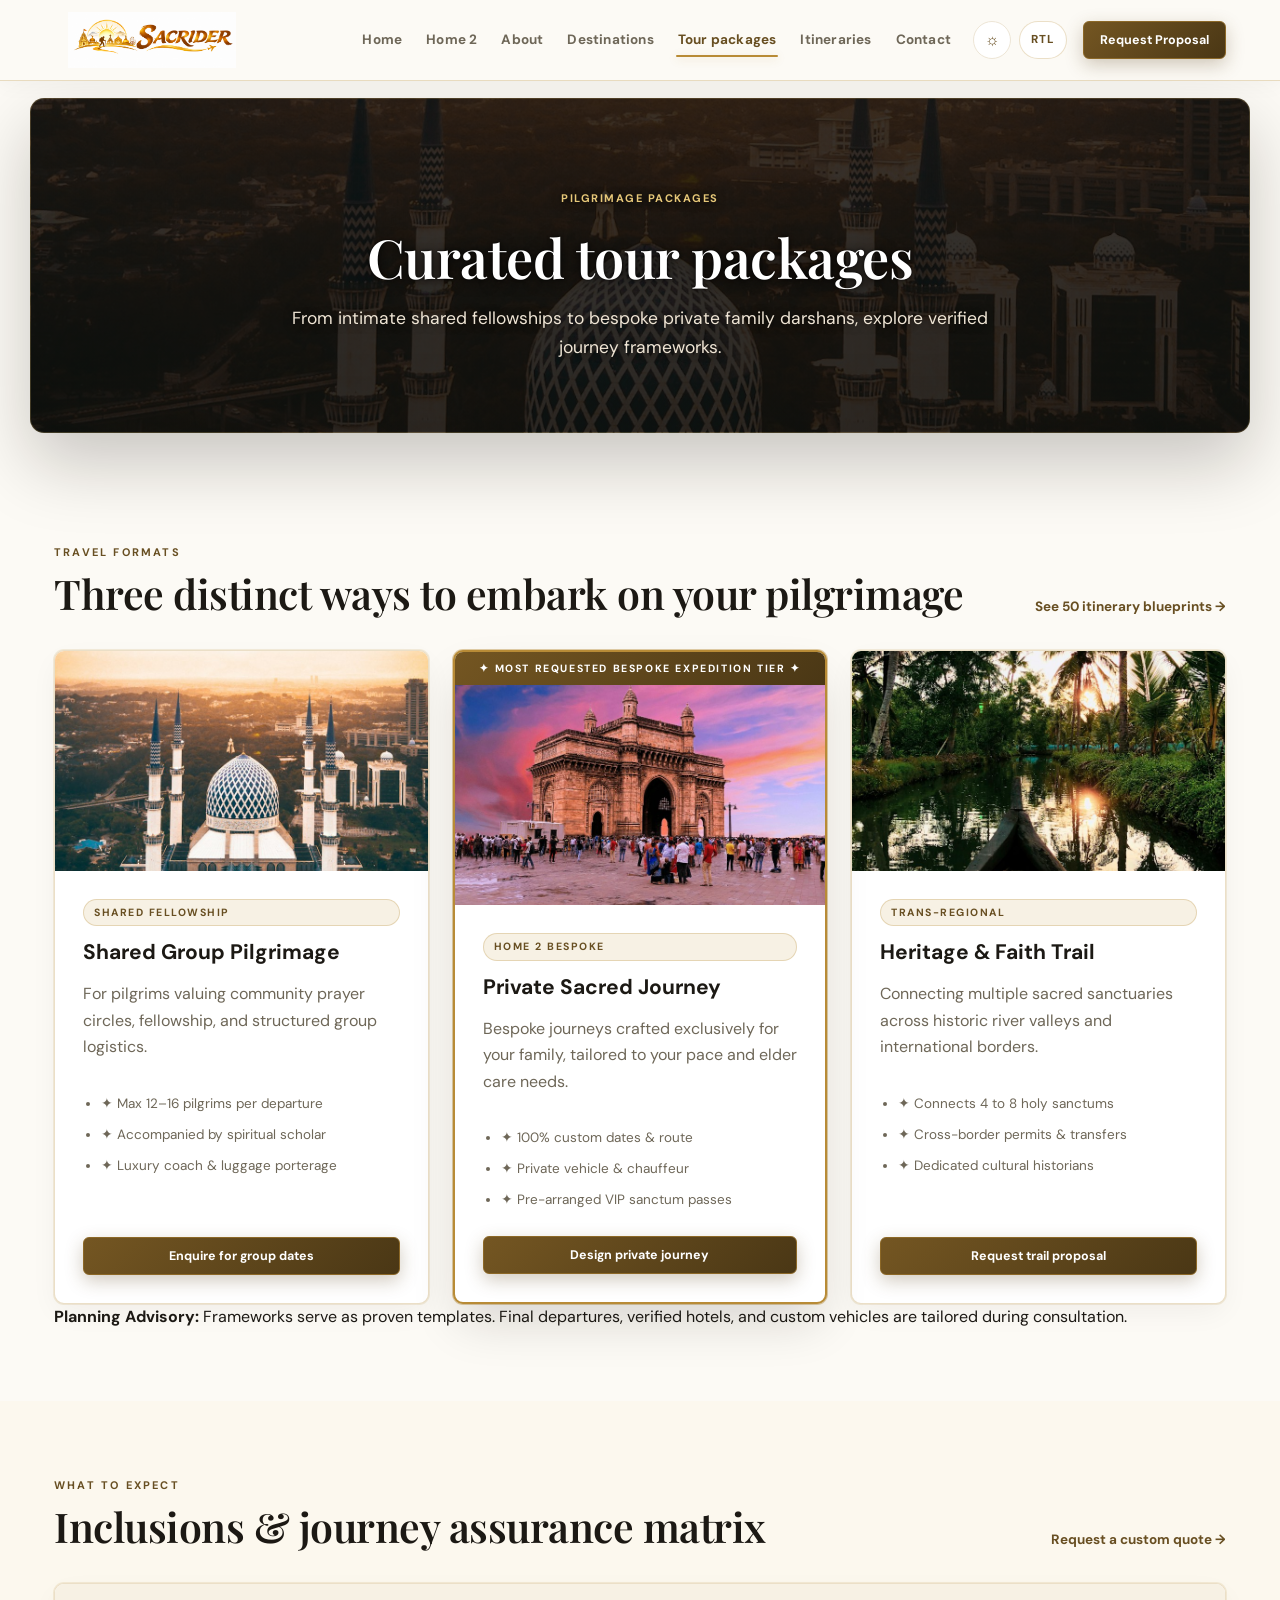
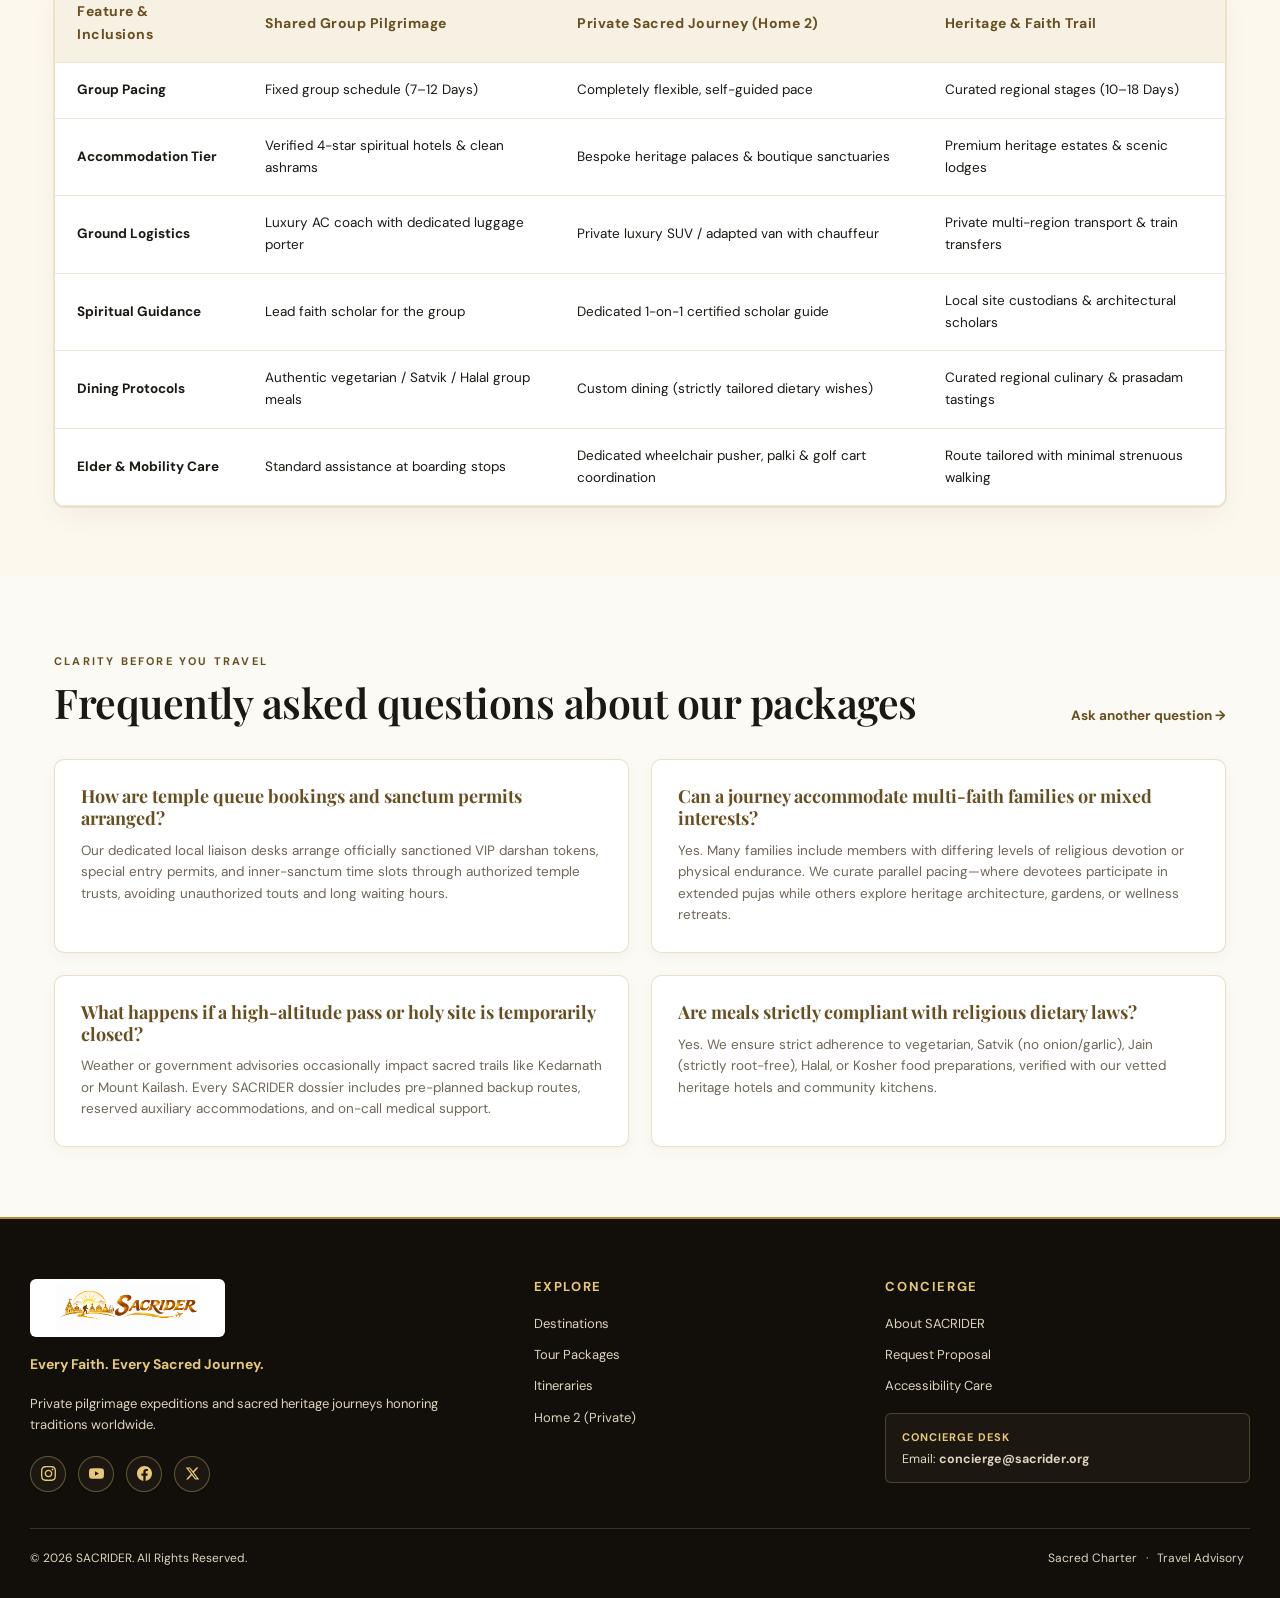
<file: packages.html>
<!doctype html>
<html lang="en" dir="ltr">
<head>
  <meta charset="utf-8">
  <meta name="viewport" content="width=device-width, initial-scale=1">
  <meta name="description" content="Discover SACRIDER's curated pilgrimage travel packages, private sacred routes, and multi-destination faith trails designed for mindful travelers.">
  <title>Tour Packages & Journey Frameworks | SACRIDER</title>
  <link rel="icon" type="image/png" href="assets/sacrider-favicon-source.png">
  <link rel="stylesheet" href="styles.css">
  <link rel="preconnect" href="https://fonts.googleapis.com">
  <link rel="preconnect" href="https://fonts.gstatic.com" crossorigin>
  <link href="https://fonts.googleapis.com/css2?family=DM+Sans:wght@400;500;600;700&family=Playfair+Display:wght@500;600;700&display=swap" rel="stylesheet">
</head>
<body>
  <div id="site-header"></div>

  <main>
    <!-- Page Hero with Photographic Backdrop -->
    <section class="page-hero packages-hero">
      <span class="eyebrow">PILGRIMAGE PACKAGES</span>
      <h1>Curated tour packages</h1>
      <p>From intimate shared fellowships to bespoke private family darshans, explore verified journey frameworks.</p>
    </section>

    <!-- Core Package Cards with Photography -->
    <section class="section">
      <div class="section-head">
        <div>
          <span class="eyebrow">TRAVEL FORMATS</span>
          <h2>Three distinct ways to embark on your pilgrimage</h2>
        </div>
        <a class="text-link" href="itineraries.html">See 50 itinerary blueprints →</a>
      </div>

      <div class="three-cards package-cards">
        <article class="package-card">
          <div class="package-card-media">
            <img src="assets/images/pkg-group.jpg" alt="Shared Pilgrimage Group Journey">
          </div>
          <div class="package-card-body">
            <span class="pill">SHARED FELLOWSHIP</span>
            <h3>Shared Group Pilgrimage</h3>
            <p>For pilgrims valuing community prayer circles, fellowship, and structured group logistics.</p>
            <ul>
              <li>✦ Max 12–16 pilgrims per departure</li>
              <li>✦ Accompanied by spiritual scholar</li>
              <li>✦ Luxury coach & luggage porterage</li>
            </ul>
            <a class="btn primary sm" href="contact.html?interest=Group%20pilgrimage">Enquire for group dates</a>
          </div>
        </article>

        <article class="package-card featured">
          <div class="package-card-media">
            <img src="assets/images/pkg-private.jpg" alt="Private Bespoke Sacred Journey">
          </div>
          <div class="package-card-body">
            <span class="pill">HOME 2 BESPOKE</span>
            <h3>Private Sacred Journey</h3>
            <p>Bespoke journeys crafted exclusively for your family, tailored to your pace and elder care needs.</p>
            <ul>
              <li>✦ 100% custom dates & route</li>
              <li>✦ Private vehicle & chauffeur</li>
              <li>✦ Pre-arranged VIP sanctum passes</li>
            </ul>
            <a class="btn primary sm" href="contact.html?interest=Private%20journey">Design private journey</a>
          </div>
        </article>

        <article class="package-card">
          <div class="package-card-media">
            <img src="assets/images/pkg-heritage.jpg" alt="Heritage and Multi-Destination Faith Trail">
          </div>
          <div class="package-card-body">
            <span class="pill">TRANS-REGIONAL</span>
            <h3>Heritage & Faith Trail</h3>
            <p>Connecting multiple sacred sanctuaries across historic river valleys and international borders.</p>
            <ul>
              <li>✦ Connects 4 to 8 holy sanctums</li>
              <li>✦ Cross-border permits & transfers</li>
              <li>✦ Dedicated cultural historians</li>
            </ul>
            <a class="btn primary sm" href="contact.html?interest=Multi-destination%20trail">Request trail proposal</a>
          </div>
        </article>
      </div>

      <div class="notice">
        <b>Planning Advisory:</b> Frameworks serve as proven templates. Final departures, verified hotels, and custom vehicles are tailored during consultation.
      </div>
    </section>

    <!-- UNIQUE SECTION 1: Inclusions & Journey Assurance Matrix -->
    <section class="section muted-section">
      <div class="section-head">
        <div>
          <span class="eyebrow">WHAT TO EXPECT</span>
          <h2>Inclusions & journey assurance matrix</h2>
        </div>
        <a class="text-link" href="contact.html">Request a custom quote →</a>
      </div>

      <div class="matrix-wrapper">
        <table class="matrix-table">
          <thead>
            <tr>
              <th>Feature & Inclusions</th>
              <th>Shared Group Pilgrimage</th>
              <th>Private Sacred Journey (Home 2)</th>
              <th>Heritage & Faith Trail</th>
            </tr>
          </thead>
          <tbody>
            <tr>
              <td><strong>Group Pacing</strong></td>
              <td>Fixed group schedule (7–12 Days)</td>
              <td>Completely flexible, self-guided pace</td>
              <td>Curated regional stages (10–18 Days)</td>
            </tr>
            <tr>
              <td><strong>Accommodation Tier</strong></td>
              <td>Verified 4-star spiritual hotels & clean ashrams</td>
              <td>Bespoke heritage palaces & boutique sanctuaries</td>
              <td>Premium heritage estates & scenic lodges</td>
            </tr>
            <tr>
              <td><strong>Ground Logistics</strong></td>
              <td>Luxury AC coach with dedicated luggage porter</td>
              <td>Private luxury SUV / adapted van with chauffeur</td>
              <td>Private multi-region transport & train transfers</td>
            </tr>
            <tr>
              <td><strong>Spiritual Guidance</strong></td>
              <td>Lead faith scholar for the group</td>
              <td>Dedicated 1-on-1 certified scholar guide</td>
              <td>Local site custodians & architectural scholars</td>
            </tr>
            <tr>
              <td><strong>Dining Protocols</strong></td>
              <td>Authentic vegetarian / Satvik / Halal group meals</td>
              <td>Custom dining (strictly tailored dietary wishes)</td>
              <td>Curated regional culinary & prasadam tastings</td>
            </tr>
            <tr>
              <td><strong>Elder & Mobility Care</strong></td>
              <td>Standard assistance at boarding stops</td>
              <td>Dedicated wheelchair pusher, palki & golf cart coordination</td>
              <td>Route tailored with minimal strenuous walking</td>
            </tr>
          </tbody>
        </table>
      </div>
    </section>

    <!-- UNIQUE SECTION 2: Frequently Asked Questions for Pilgrimage Travel -->
    <section class="section">
      <div class="section-head">
        <div>
          <span class="eyebrow">CLARITY BEFORE YOU TRAVEL</span>
          <h2>Frequently asked questions about our packages</h2>
        </div>
        <a class="text-link" href="contact.html">Ask another question →</a>
      </div>

      <div class="faq-grid">
        <article class="faq-card">
          <h3>How are temple queue bookings and sanctum permits arranged?</h3>
          <p>Our dedicated local liaison desks arrange officially sanctioned VIP darshan tokens, special entry permits, and inner-sanctum time slots through authorized temple trusts, avoiding unauthorized touts and long waiting hours.</p>
        </article>

        <article class="faq-card">
          <h3>Can a journey accommodate multi-faith families or mixed interests?</h3>
          <p>Yes. Many families include members with differing levels of religious devotion or physical endurance. We curate parallel pacing—where devotees participate in extended pujas while others explore heritage architecture, gardens, or wellness retreats.</p>
        </article>

        <article class="faq-card">
          <h3>What happens if a high-altitude pass or holy site is temporarily closed?</h3>
          <p>Weather or government advisories occasionally impact sacred trails like Kedarnath or Mount Kailash. Every SACRIDER dossier includes pre-planned backup routes, reserved auxiliary accommodations, and on-call medical support.</p>
        </article>

        <article class="faq-card">
          <h3>Are meals strictly compliant with religious dietary laws?</h3>
          <p>Yes. We ensure strict adherence to vegetarian, Satvik (no onion/garlic), Jain (strictly root-free), Halal, or Kosher food preparations, verified with our vetted heritage hotels and community kitchens.</p>
        </article>
      </div>
    </section>
  </main>

  <div id="site-footer"></div>
  <script src="app.js"></script>
</body>
</html>
</file>
<file: styles.css>
/* ==========================================================================
   SACRIDER — Ultra-Luxury Global Pilgrimage Tour Operator Design System
   World-Class Luxury Aesthetic • Bespoke Faith Expeditions
   ========================================================================== */

* {
  box-sizing: border-box;
}

:root {
  --gold: #b88b36;
  --gold-light: #e7c879;
  --gold-foil: linear-gradient(135deg, #c5a059 0%, #ecd79b 50%, #9a7428 100%);
  --gold-glow: rgba(184, 139, 54, 0.25);
  --deep: #684f22;
  --deep-accent: #3d2f16;
  --ink: #1c1914;
  --ink-secondary: #4a4438;
  --muted: #6e6758;
  --paper: #fcfaf5;
  --surface: #ffffff;
  --surface-elevated: #ffffff;
  --line: #ede5d5;
  --line-gold: rgba(184, 139, 54, 0.28);
  --soft: #f7f1e4;
  --soft-gold: #fcf8ee;
  --shadow-sm: 0 4px 15px rgba(26, 20, 11, 0.04);
  --shadow-card: 0 10px 30px -4px rgba(26, 20, 11, 0.06), 0 0 0 1px rgba(184, 139, 54, 0.14);
  --shadow-hover: 0 24px 50px -8px rgba(26, 20, 11, 0.16), 0 0 0 1px rgba(184, 139, 54, 0.42);
  --shadow-lg: 0 30px 70px rgba(18, 14, 8, 0.22);
  --radius-sm: 6px;
  --radius-md: 10px;
  --radius-lg: 14px;
}

html {
  scroll-behavior: smooth;
}

body {
  margin: 0;
  background: var(--paper);
  color: var(--ink);
  font: 16px/1.65 "DM Sans", -apple-system, BlinkMacSystemFont, "Segoe UI", Roboto, sans-serif;
  -webkit-font-smoothing: antialiased;
}

a {
  color: inherit;
  text-decoration: none;
  transition: all 0.25s cubic-bezier(0.16, 1, 0.3, 1);
}

button, input, select, textarea {
  font: inherit;
}

img {
  max-width: 100%;
  height: auto;
  display: block;
}

/* ==========================================================================
   Header & Top Operator Credential Bar
   ========================================================================== */

.top-operator-bar {
  background: #120f0a;
  color: #dfd4be;
  border-bottom: 1px solid rgba(231, 200, 121, 0.22);
  padding: 7px 24px;
  font-size: 11px;
  letter-spacing: 1.2px;
  font-weight: 600;
}

.operator-bar-inner {
  max-width: 1220px;
  margin: auto;
  display: flex;
  justify-content: space-between;
  align-items: center;
}

.operator-credentials {
  display: flex;
  align-items: center;
  gap: 12px;
  color: var(--gold-light);
}

.dot-sep {
  color: rgba(231, 200, 121, 0.4);
}

.operator-contact-quick {
  display: flex;
  align-items: center;
  gap: 12px;
}

.quick-call {
  color: #ffffff;
  display: inline-flex;
  align-items: center;
  gap: 5px;
}

.quick-call span {
  color: var(--gold-light);
}

.quick-call:hover {
  color: var(--gold-light);
}

#site-header {
  display: block;
  min-height: 80px;
}

.site-header {
  position: fixed;
  top: 0;
  left: 0;
  right: 0;
  width: 100%;
  z-index: 1000;
  background: rgba(252, 250, 245, 0.98);
  backdrop-filter: blur(18px);
  -webkit-backdrop-filter: blur(18px);
  border-bottom: 1px solid var(--line-gold);
  box-shadow: 0 4px 20px rgba(18, 14, 8, 0.04);
  transition: background-color 0.25s ease, border-color 0.25s ease;
}

.nav-wrap {
  max-width: 1220px;
  margin: auto;
  padding: 12px 24px;
  display: flex;
  align-items: center;
  gap: 20px;
  position: relative;
}

.brand img {
  width: 195px;
  height: 56px;
  object-fit: contain;
  display: block;
  transition: transform 0.25s ease;
}

.brand:hover img {
  transform: scale(1.02);
}

.nav-links {
  display: flex;
  align-items: center;
  margin-inline-start: auto;
}

.nav-links-list {
  display: flex;
  align-items: center;
  gap: 20px;
  font-size: 13.5px;
  font-weight: 700;
  color: var(--muted);
}

.nav-links-list a {
  position: relative;
  padding: 6px 2px;
  letter-spacing: 0.2px;
  color: var(--muted);
  text-decoration: none;
  transition: color 0.2s ease;
}

.nav-links-list a:hover,
.nav-links-list a.active {
  color: var(--deep);
}

.nav-links-list a.active::after {
  content: "";
  position: absolute;
  bottom: 0;
  left: 0;
  right: 0;
  height: 2px;
  background: var(--gold);
  border-radius: 2px;
  box-shadow: 0 2px 8px var(--gold-glow);
}

.nav-tools {
  display: flex;
  align-items: center;
  gap: 8px;
}

.desktop-nav-tools {
  display: flex;
}

.nav-menu-tools {
  display: none;
}

.icon-btn {
  width: 38px;
  height: 38px;
  border: 1px solid var(--line);
  border-radius: 50%;
  background: var(--surface);
  color: var(--deep);
  cursor: pointer;
  display: flex;
  align-items: center;
  justify-content: center;
  transition: all 0.2s ease;
}

.icon-btn:hover {
  background: var(--soft);
  border-color: var(--gold);
  transform: translateY(-1px);
}

.menu-btn {
  display: none;
  font-size: 20px;
}

.header-cta {
  margin-inline-start: 8px;
}

/* ==========================================================================
   Typography & Editorial Serifs
   ========================================================================== */

h1, h2, h3, h4 {
  line-height: 1.2;
  margin: 0 0 16px;
  color: var(--ink);
}

h1, h2 {
  font-family: "Playfair Display", Georgia, serif;
  font-weight: 600;
  letter-spacing: -0.5px;
}

h1 {
  font-size: clamp(38px, 5vw, 62px);
}

h1 em {
  color: var(--gold-light);
  font-style: italic;
  font-weight: 500;
}

h2 {
  font-size: clamp(28px, 3.2vw, 42px);
}

h3 {
  font-size: 21px;
}

h4 {
  font-size: 16px;
  font-weight: 700;
}

p {
  color: var(--muted);
  margin: 0 0 18px;
  line-height: 1.65;
}

.eyebrow {
  display: inline-block;
  font-size: 11px;
  letter-spacing: 2.2px;
  font-weight: 700;
  color: var(--deep);
  text-transform: uppercase;
  margin-bottom: 8px;
}

.eyebrow-light {
  display: inline-block;
  font-size: 11px;
  letter-spacing: 2.5px;
  font-weight: 700;
  color: var(--gold-light);
  text-transform: uppercase;
  margin-bottom: 8px;
}

/* ==========================================================================
   Buttons & Links
   ========================================================================== */

.btn {
  display: inline-flex;
  align-items: center;
  justify-content: center;
  gap: 8px;
  padding: 12px 24px;
  border-radius: var(--radius-sm);
  font-weight: 700;
  font-size: 13.5px;
  border: 1px solid var(--gold);
  cursor: pointer;
  transition: all 0.25s cubic-bezier(0.16, 1, 0.3, 1);
  white-space: nowrap;
  position: relative;
  overflow: hidden;
}

.btn.primary {
  background: linear-gradient(135deg, #745622 0%, #4a3715 100%);
  color: #ffffff;
  border-color: #8c6827;
  box-shadow: 0 6px 18px rgba(92, 69, 27, 0.28);
}

.btn.primary:hover {
  background: linear-gradient(135deg, #8c6827 0%, #5c441b 100%);
  border-color: var(--gold-light);
  transform: translateY(-2px);
  box-shadow: 0 8px 24px rgba(92, 69, 27, 0.42);
}

.btn.secondary {
  color: var(--deep);
  background: var(--surface);
  border-color: var(--line-gold);
}

.btn.secondary:hover {
  border-color: var(--gold);
  background: var(--soft-gold);
  color: var(--ink);
  transform: translateY(-2px);
  box-shadow: 0 4px 14px rgba(184, 139, 54, 0.15);
}

.btn.light {
  background: #ffffff;
  color: #38270e;
  border-color: #ffffff;
  font-weight: 700;
  box-shadow: 0 4px 15px rgba(0, 0, 0, 0.12);
}

.btn.light:hover {
  background: #fbf5e8;
  color: #1a1205;
  border-color: var(--gold-light);
  transform: translateY(-2px);
}

.btn.sm {
  padding: 8px 16px;
  font-size: 12.5px;
}

.btn.full-width {
  width: 100%;
}

.text-link {
  color: var(--deep);
  font-weight: 700;
  font-size: 13.5px;
  display: inline-flex;
  align-items: center;
  gap: 6px;
  transition: gap 0.2s ease, color 0.2s ease;
}

.text-link:hover {
  color: var(--gold);
  gap: 10px;
}

.actions {
  display: flex;
  gap: 14px;
  flex-wrap: wrap;
  margin-top: 28px;
}

/* ==========================================================================
   Hero Sections with Photographic Grandeur
   ========================================================================== */

.hero, .premium-hero {
  max-width: 1220px;
  margin: 20px auto 40px;
  padding: 85px 54px 80px;
  display: flex;
  flex-direction: column;
  justify-content: center;
  min-height: 500px;
  border-radius: var(--radius-lg);
  overflow: hidden;
  box-shadow: var(--shadow-lg);
  position: relative;
  border: 1px solid rgba(231, 200, 121, 0.25);
}

.hero-copy,
.premium-copy {
  max-width: 820px;
}

.hero-copy h1,
.premium-copy h1,
.hero h1,
.premium-hero h1,
.page-hero h1,
.detail-title {
  color: #ffffff !important;
  text-shadow: 0 2px 14px rgba(0, 0, 0, 0.8), 0 0 3px rgba(0, 0, 0, 0.95);
}

.hero-copy h1 em,
.premium-copy h1 em,
.hero h1 em,
.premium-hero h1 em,
.page-hero h1 em {
  color: var(--gold-light) !important;
  text-shadow: 0 2px 14px rgba(0, 0, 0, 0.8), 0 0 3px rgba(0, 0, 0, 0.95);
}

.hero-classic {
  background: linear-gradient(135deg, rgba(16, 12, 8, 0.88) 0%, rgba(32, 24, 14, 0.78) 55%, rgba(16, 12, 8, 0.92) 100%),
              url('assets/images/hero-classic.jpg') center/cover no-repeat;
  color: #fffef8;
  display: grid;
  grid-template-columns: 1.15fr 0.85fr;
  gap: 48px;
  align-items: center;
}

.hero-classic .hero-copy {
  max-width: 680px;
}

/* ==========================================================================
   Hero Classic - Pilgrim Traveler Stage & Showcase Card
   ========================================================================== */

.hero-classic-media {
  position: relative;
  display: flex;
  justify-content: center;
  align-items: center;
  width: 100%;
}

.hero-traveler-stage {
  position: relative;
  width: 100%;
  max-width: 440px;
}

.traveler-showcase-card {
  position: relative;
  background: radial-gradient(circle at 50% 25%, rgba(255, 238, 204, 0.16) 0%, rgba(20, 15, 10, 0.78) 75%);
  backdrop-filter: blur(14px);
  -webkit-backdrop-filter: blur(14px);
  border: 1px solid rgba(231, 200, 121, 0.42);
  border-radius: var(--radius-lg);
  padding: 32px 24px 22px;
  box-shadow: 0 24px 54px rgba(0, 0, 0, 0.65), 0 0 40px rgba(231, 200, 121, 0.14);
  display: flex;
  flex-direction: column;
  align-items: center;
  overflow: hidden;
  transition: transform 0.3s cubic-bezier(0.16, 1, 0.3, 1), box-shadow 0.3s ease, border-color 0.3s ease;
}

.traveler-showcase-card:hover {
  transform: translateY(-4px);
  border-color: rgba(231, 200, 121, 0.75);
  box-shadow: 0 30px 64px rgba(0, 0, 0, 0.75), 0 0 50px rgba(231, 200, 121, 0.25);
}

/* Ambient Sacred Aura glow behind traveler */
.traveler-aura {
  position: absolute;
  top: 45%;
  left: 50%;
  transform: translate(-50%, -50%);
  width: 260px;
  height: 260px;
  background: radial-gradient(circle, rgba(231, 200, 121, 0.32) 0%, rgba(184, 139, 54, 0.14) 50%, transparent 72%);
  border-radius: 50%;
  pointer-events: none;
  filter: blur(22px);
}

/* Floating status chip */
.traveler-chip {
  position: absolute;
  top: 14px;
  right: 16px;
  display: inline-flex;
  align-items: center;
  gap: 7px;
  background: rgba(18, 14, 9, 0.88);
  border: 1px solid rgba(231, 200, 121, 0.35);
  padding: 5px 12px;
  border-radius: 999px;
  font-size: 11px;
  font-weight: 700;
  letter-spacing: 0.8px;
  color: var(--gold-light);
  text-transform: uppercase;
  z-index: 3;
}

.chip-pulse-dot {
  width: 7px;
  height: 7px;
  border-radius: 50%;
  background: #34d399;
  box-shadow: 0 0 0 0 rgba(52, 211, 153, 0.7);
  animation: chipPulse 2s infinite;
}

@keyframes chipPulse {
  0% {
    box-shadow: 0 0 0 0 rgba(52, 211, 153, 0.7);
  }
  70% {
    box-shadow: 0 0 0 8px rgba(52, 211, 153, 0);
  }
  100% {
    box-shadow: 0 0 0 0 rgba(52, 211, 153, 0);
  }
}

/* Interactive Style Toggle */
.traveler-style-toggle {
  position: absolute;
  top: 14px;
  left: 16px;
  display: inline-flex;
  align-items: center;
  gap: 6px;
  background: rgba(18, 14, 9, 0.82);
  border: 1px solid rgba(231, 200, 121, 0.35);
  padding: 4px 11px;
  border-radius: 999px;
  font-size: 11px;
  font-weight: 600;
  color: #ede2cf;
  cursor: pointer;
  transition: all 0.2s ease;
  z-index: 3;
}

.traveler-style-toggle:hover {
  background: rgba(35, 27, 16, 0.95);
  border-color: var(--gold-light);
  color: #ffffff;
  transform: scale(1.04);
}

.traveler-style-toggle .toggle-icon {
  color: var(--gold-light);
  font-size: 11px;
}

/* Figure & Trail */
.traveler-figure-wrap {
  position: relative;
  width: 100%;
  display: flex;
  flex-direction: column;
  align-items: center;
  justify-content: center;
  padding: 16px 0 4px;
}

.traveler-image {
  position: relative;
  z-index: 2;
  width: 250px;
  max-width: 82%;
  height: auto;
  display: block;
  filter: drop-shadow(0 14px 22px rgba(0, 0, 0, 0.65));
  user-select: none;
  transition: filter 0.3s ease;
}

/* Walking Path / Sacred Trail */
.traveler-trail {
  position: relative;
  z-index: 1;
  width: 92%;
  margin-top: -10px;
  display: flex;
  align-items: center;
  justify-content: space-between;
  padding-top: 8px;
}

.trail-line {
  position: absolute;
  top: 50%;
  left: 0;
  right: 0;
  height: 2px;
  background: linear-gradient(90deg, transparent 0%, rgba(231, 200, 121, 0.3) 15%, rgba(231, 200, 121, 0.8) 50%, rgba(231, 200, 121, 0.3) 85%, transparent 100%);
  border-top: 1px dashed rgba(231, 200, 121, 0.75);
}

.trail-waypoint {
  position: relative;
  z-index: 2;
  font-size: 10.5px;
  font-weight: 600;
  color: #f7eedf;
  background: rgba(22, 17, 12, 0.92);
  border: 1px solid rgba(231, 200, 121, 0.35);
  padding: 3px 8px;
  border-radius: 4px;
  letter-spacing: 0.4px;
  backdrop-filter: blur(4px);
}

.trail-waypoint.active {
  color: var(--gold-light);
  border-color: var(--gold-light);
  box-shadow: 0 0 10px rgba(231, 200, 121, 0.35);
}

/* Bottom Feature Footer */
.traveler-card-footer {
  width: 100%;
  margin-top: 16px;
  padding-top: 14px;
  border-top: 1px solid rgba(231, 200, 121, 0.22);
  display: flex;
  align-items: center;
  justify-content: space-around;
  text-align: center;
  gap: 12px;
}

.traveler-stat strong {
  display: block;
  font-size: 16px;
  font-family: "Playfair Display", serif;
  color: var(--gold-light);
  line-height: 1.2;
}

.traveler-stat small {
  display: block;
  font-size: 11px;
  color: #ede2cf;
  letter-spacing: 0.3px;
  margin-top: 2px;
}

.traveler-stat-divider {
  width: 1px;
  height: 28px;
  background: rgba(231, 200, 121, 0.25);
}

/* RTL & Dark Mode Support for Traveler Card */
html[dir="rtl"] .traveler-image {
  transform: scaleX(-1);
}

html[dir="rtl"] .traveler-chip {
  right: auto;
  left: 16px;
}

html[dir="rtl"] .traveler-style-toggle {
  left: auto;
  right: 16px;
}

body.dark .traveler-showcase-card {
  background: radial-gradient(circle at 50% 25%, rgba(255, 238, 204, 0.08) 0%, rgba(14, 11, 8, 0.88) 75%);
  border-color: rgba(231, 200, 121, 0.32);
}

.hero-classic .eyebrow,
.premium-hero .eyebrow,
.page-hero .eyebrow {
  color: var(--gold-light) !important;
  text-shadow: 0 1px 8px rgba(0, 0, 0, 0.8);
  font-weight: 700;
  letter-spacing: 1.5px;
}

.hero-classic p {
  color: #ede2cf;
  font-size: 17.5px;
  max-width: 680px;
  text-shadow: 0 1px 8px rgba(0, 0, 0, 0.6);
}

.hero-classic .hero-note,
.premium-hero .hero-note {
  color: #ded0b8;
  font-size: 13px;
  margin-top: 24px;
  letter-spacing: 0.5px;
  text-shadow: 0 1px 6px rgba(0, 0, 0, 0.7);
}

.hero-art {
  display: none !important;
}

/* Home 2 (Premium Hero) */
.premium-hero {
  background: linear-gradient(135deg, rgba(14, 11, 7, 0.92) 0%, rgba(36, 28, 15, 0.82) 55%, rgba(14, 11, 7, 0.94) 100%),
              url('assets/images/hero-premium.jpg') center/cover no-repeat;
  color: #fffef8;
  display: grid;
  grid-template-columns: 1.15fr 0.85fr;
  gap: 48px;
  align-items: center;
}

.premium-hero .premium-copy {
  max-width: 680px;
}

.premium-hero p {
  color: #eddcc2;
  font-size: 18px;
  max-width: 680px;
  text-shadow: 0 1px 8px rgba(0, 0, 0, 0.6);
}

.premium-hero-media {
  position: relative;
  display: flex;
  justify-content: center;
  align-items: center;
}

.hero-image-card {
  position: relative;
  width: 100%;
  max-width: 440px;
  border-radius: var(--radius-lg);
  overflow: hidden;
  border: 1px solid rgba(231, 200, 121, 0.4);
  box-shadow: 0 20px 48px rgba(0, 0, 0, 0.7), 0 0 0 1px rgba(231, 200, 121, 0.2);
  background: var(--surface);
  transition: transform 0.3s ease, box-shadow 0.3s ease;
}

.hero-image-card:hover {
  transform: translateY(-4px);
  box-shadow: 0 26px 56px rgba(0, 0, 0, 0.8), 0 0 0 1px rgba(231, 200, 121, 0.5);
}

.hero-featured-image {
  width: 100%;
  height: 420px;
  object-fit: cover;
  display: block;
}

.hero-image-overlay-badge {
  position: absolute;
  bottom: 16px;
  inset-inline: 16px;
  background: rgba(18, 15, 10, 0.9);
  backdrop-filter: blur(10px);
  -webkit-backdrop-filter: blur(10px);
  border: 1px solid rgba(231, 200, 121, 0.35);
  border-radius: var(--radius-sm);
  padding: 12px 16px;
  display: flex;
  align-items: center;
  gap: 12px;
  color: #fffef8;
}

.hero-image-overlay-badge .badge-emblem {
  font-size: 20px;
  color: var(--gold-light);
  line-height: 1;
}

.hero-image-overlay-badge strong {
  display: block;
  font-size: 13px;
  font-family: "Playfair Display", serif;
  color: var(--gold-light);
  margin-bottom: 2px;
}

.hero-image-overlay-badge span {
  display: block;
  font-size: 11px;
  color: #d6cab3;
  letter-spacing: 0.3px;
}

@media (max-width: 960px) {
  .hero-classic,
  .premium-hero {
    grid-template-columns: 1fr;
    gap: 36px;
  }

  .hero-traveler-stage {
    max-width: 380px;
    margin: 10px auto 0;
  }

  .hero-featured-image {
    height: 340px;
  }
}

@media (max-width: 480px) {
  .traveler-showcase-card {
    padding: 24px 16px 16px;
  }

  .traveler-image {
    width: 210px;
  }

  .traveler-chip,
  .traveler-style-toggle {
    font-size: 10px;
    padding: 3px 8px;
  }

  .trail-waypoint {
    font-size: 9.5px;
    padding: 2px 6px;
  }
}

/* Page Hero across internal pages */
.page-hero {
  max-width: 1220px;
  margin: 18px auto 35px;
  padding: 85px 24px 70px;
  text-align: center;
  color: #fffef8;
  border-radius: var(--radius-lg);
  overflow: hidden;
  background-size: cover;
  background-position: center;
  box-shadow: var(--shadow-lg);
  position: relative;
  border: 1px solid rgba(231, 200, 121, 0.22);
}

.page-hero.destinations-hero {
  background-image: linear-gradient(rgba(14, 11, 7, 0.82), rgba(14, 11, 7, 0.88)), url('assets/images/hero-destinations.jpg');
}

.page-hero.packages-hero {
  background-image: linear-gradient(rgba(14, 11, 7, 0.82), rgba(14, 11, 7, 0.88)), url('assets/images/hero-packages.jpg');
}

.page-hero.itineraries-hero {
  background-image: linear-gradient(rgba(14, 11, 7, 0.82), rgba(14, 11, 7, 0.88)), url('assets/images/hero-itineraries.jpg');
}

.page-hero.about-hero {
  background-image: linear-gradient(rgba(14, 11, 7, 0.82), rgba(14, 11, 7, 0.88)), url('assets/images/hero-about.jpg');
}

.page-hero.contact-hero {
  background-image: linear-gradient(rgba(14, 11, 7, 0.82), rgba(14, 11, 7, 0.88)), url('assets/images/hero-contact.jpg');
}

.page-hero h1 {
  color: #ffffff !important;
  font-size: clamp(36px, 4.8vw, 54px);
  margin: 10px auto 14px;
  text-shadow: 0 2px 14px rgba(0, 0, 0, 0.8), 0 0 3px rgba(0, 0, 0, 0.95);
}

.page-hero p {
  max-width: 720px;
  margin: auto;
  color: #efe5d5;
  font-size: 17.5px;
  text-shadow: 0 1px 8px rgba(0, 0, 0, 0.6);
}

.top-sub-banner {
  background: var(--soft-gold);
  border-bottom: 1px solid var(--line-gold);
  padding: 8px 20px;
  text-align: center;
  font-size: 13px;
  color: var(--deep);
  font-weight: 500;
}

.top-sub-banner a {
  font-weight: 700;
  text-decoration: underline;
  margin-inline-start: 6px;
}

/* ==========================================================================
   Section Layouts
   ========================================================================== */

.section {
  max-width: 1220px;
  margin: auto;
  padding: 70px 24px;
}

.section-head {
  display: flex;
  align-items: flex-end;
  justify-content: space-between;
  gap: 20px;
  margin-bottom: 32px;
}

.section-head h2 {
  margin: 0;
}

/* ==========================================================================
   Card Styling Architecture (Equal Heights, Luxury Glassmorphism & Gold Rims)
   ========================================================================== */

/* 1. Faith Grid Cards */
.faith-grid {
  display: grid;
  grid-template-columns: repeat(4, 1fr);
  gap: 18px;
}

.faith-card {
  position: relative;
  overflow: hidden;
  border-radius: var(--radius-md);
  min-height: 200px;
  display: flex;
  flex-direction: column;
  justify-content: flex-end;
  padding: 24px;
  color: #fffef8;
  background-size: cover;
  background-position: center;
  border: 1px solid rgba(255, 255, 255, 0.18);
  box-shadow: var(--shadow-card);
  transition: transform 0.3s cubic-bezier(0.16, 1, 0.3, 1), box-shadow 0.3s cubic-bezier(0.16, 1, 0.3, 1);
}

.faith-card::before {
  content: "";
  position: absolute;
  inset: 0;
  background: linear-gradient(180deg, rgba(16, 12, 7, 0.20) 0%, rgba(16, 12, 7, 0.90) 100%);
  z-index: 1;
  transition: background 0.3s ease;
}

.faith-card:hover {
  transform: translateY(-5px);
  box-shadow: var(--shadow-hover);
  border-color: var(--gold-light);
}

.faith-card:hover::before {
  background: linear-gradient(180deg, rgba(16, 12, 7, 0.10) 0%, rgba(16, 12, 7, 0.95) 100%);
}

.faith-card > * {
  position: relative;
  z-index: 2;
}

.faith-card span {
  font-size: 28px;
  color: var(--gold-light);
  margin-bottom: 6px;
  display: block;
  text-shadow: 0 2px 8px rgba(0, 0, 0, 0.6);
}

.faith-card b {
  font-family: "Playfair Display", serif;
  font-size: 20px;
  color: #ffffff;
}

.faith-card small {
  color: #ebdcc2;
  font-size: 13px;
  margin-top: 4px;
  display: block;
  line-height: 1.4;
}

/* 2. Destination Cards (Master Tour Operator Directory) */
.destination-grid {
  display: grid;
  grid-template-columns: repeat(3, 1fr);
  gap: 24px;
}

.destination-card {
  background: var(--surface);
  border: 1px solid var(--line-gold);
  border-radius: var(--radius-md);
  overflow: hidden;
  box-shadow: var(--shadow-card);
  transition: transform 0.35s cubic-bezier(0.16, 1, 0.3, 1), box-shadow 0.35s cubic-bezier(0.16, 1, 0.3, 1), border-color 0.3s ease;
  display: flex;
  flex-direction: column;
  height: 100%;
}

.destination-card:hover {
  transform: translateY(-6px);
  box-shadow: var(--shadow-hover);
  border-color: var(--gold);
}

.destination-card-media {
  position: relative;
  width: 100%;
  height: 220px;
  overflow: hidden;
  background: #1e1911;
}

.destination-card-img {
  width: 100%;
  height: 100%;
  object-fit: cover;
  transition: transform 0.6s cubic-bezier(0.16, 1, 0.3, 1);
}

.destination-card:hover .destination-card-img {
  transform: scale(1.06);
}

.destination-badge {
  position: absolute;
  top: 14px;
  left: 14px;
  background: rgba(18, 14, 8, 0.88);
  color: var(--gold-light);
  padding: 4px 10px;
  border-radius: 4px;
  font-size: 10.5px;
  font-weight: 700;
  letter-spacing: 0.8px;
  backdrop-filter: blur(6px);
  border: 1px solid rgba(231, 200, 121, 0.35);
  z-index: 2;
}

.operator-vip-ribbon {
  position: absolute;
  top: 14px;
  right: 14px;
  background: linear-gradient(135deg, rgba(32, 24, 12, 0.95), rgba(74, 55, 21, 0.95));
  color: #ffffff;
  padding: 4px 10px;
  border-radius: 4px;
  font-size: 10.5px;
  font-weight: 700;
  letter-spacing: 0.5px;
  border: 1px solid var(--gold-light);
  box-shadow: 0 4px 10px rgba(0, 0, 0, 0.3);
  z-index: 2;
}

.destination-card-overlay {
  position: absolute;
  bottom: 0;
  left: 0;
  right: 0;
  padding: 24px 16px 12px;
  background: linear-gradient(180deg, transparent 0%, rgba(14, 11, 7, 0.85) 100%);
  display: flex;
  justify-content: space-between;
  align-items: center;
  z-index: 2;
}

.rating-badge {
  font-size: 11px;
  font-weight: 700;
  color: var(--gold-light);
  background: rgba(18, 14, 8, 0.75);
  padding: 3px 8px;
  border-radius: 4px;
  border: 1px solid rgba(231, 200, 121, 0.25);
}

.location-chip {
  font-size: 11.5px;
  font-weight: 600;
  color: #fff;
  text-shadow: 0 1px 3px rgba(0, 0, 0, 0.7);
}

.destination-card-body {
  padding: 24px;
  display: flex;
  flex-direction: column;
  flex: 1;
}

.card-eyebrow-row {
  display: flex;
  justify-content: space-between;
  align-items: center;
  margin-bottom: 6px;
}

.destination-card .meta {
  font-size: 11px;
  color: var(--deep);
  font-weight: 700;
  letter-spacing: 0.8px;
}

.card-verified-tag {
  font-size: 10px;
  font-weight: 700;
  color: #2b7a4b;
  background: #eef7f1;
  padding: 2px 7px;
  border-radius: 3px;
}

.card-title {
  margin: 4px 0 6px;
  font-size: 21px;
  font-family: "Playfair Display", serif;
  transition: color 0.2s ease;
}

.destination-card:hover .card-title {
  color: var(--gold);
}

.dest-feature-banner {
  font-size: 12px;
  font-weight: 700;
  color: var(--deep);
  margin-bottom: 10px;
}

.dest-summary {
  font-size: 13.5px;
  color: var(--muted);
  line-height: 1.55;
  margin-bottom: 14px;
}

.dest-specs-grid {
  display: grid;
  grid-template-columns: 1fr 1fr;
  gap: 10px;
  background: var(--soft);
  border: 1px solid var(--line);
  padding: 10px 14px;
  border-radius: var(--radius-sm);
  margin-bottom: 14px;
}

.spec-item {
  display: flex;
  flex-direction: column;
}

.spec-label {
  font-size: 10px;
  font-weight: 700;
  color: var(--deep);
  letter-spacing: 0.8px;
  margin-bottom: 2px;
}

.spec-val {
  font-size: 12px;
  font-weight: 600;
  color: var(--ink);
}

.dest-inclusions-bar {
  background: var(--soft-gold);
  border-inline-start: 3px solid var(--gold);
  padding: 10px 12px;
  border-radius: 4px;
  font-size: 11.5px;
  color: var(--ink-secondary);
  margin-bottom: 14px;
  line-height: 1.45;
}

.dest-inclusions-bar strong {
  display: block;
  font-size: 10px;
  color: var(--deep);
  letter-spacing: 0.8px;
  margin-bottom: 2px;
}

.dest-highlights {
  display: flex;
  flex-wrap: wrap;
  gap: 6px;
  margin-bottom: 20px;
}

.highlight-tag {
  font-size: 11px;
  background: var(--soft);
  color: var(--deep);
  border: 1px solid var(--line);
  padding: 3px 8px;
  border-radius: 4px;
  font-weight: 500;
}

.dest-card-actions {
  display: grid;
  grid-template-columns: 1.2fr 0.8fr;
  gap: 10px;
  margin-top: auto;
  padding-top: 14px;
  border-top: 1px solid var(--line);
}

/* 3. Package Cards (Curated Expedition Tiers) */
.package-card {
  background: var(--surface);
  border: 1px solid var(--line-gold);
  border-radius: var(--radius-md);
  overflow: hidden;
  display: flex;
  flex-direction: column;
  box-shadow: var(--shadow-card);
  transition: transform 0.35s cubic-bezier(0.16, 1, 0.3, 1), box-shadow 0.35s cubic-bezier(0.16, 1, 0.3, 1);
  height: 100%;
}

.package-card:hover {
  transform: translateY(-6px);
  box-shadow: var(--shadow-hover);
  border-color: var(--gold);
}

.package-card-media {
  position: relative;
  height: 220px;
  overflow: hidden;
}

.package-card-media img {
  width: 100%;
  height: 100%;
  object-fit: cover;
  transition: transform 0.6s cubic-bezier(0.16, 1, 0.3, 1);
}

.package-card:hover .package-card-media img {
  transform: scale(1.06);
}

.package-card-body {
  padding: 28px;
  display: flex;
  flex-direction: column;
  flex: 1;
}

.package-card.featured {
  border-color: var(--gold);
  box-shadow: var(--shadow-hover);
  border-width: 2px;
  position: relative;
}

.package-card.featured::before {
  content: "✦ MOST REQUESTED BESPOKE EXPEDITION TIER ✦";
  background: linear-gradient(135deg, #745622 0%, #4a3715 100%);
  color: #fff;
  font-size: 10.5px;
  font-weight: 700;
  letter-spacing: 1.6px;
  text-align: center;
  padding: 8px 0;
  display: block;
}

.pill {
  display: inline-block;
  font-size: 10.5px;
  font-weight: 700;
  letter-spacing: 1.5px;
  color: var(--deep);
  background: var(--soft);
  padding: 4px 10px;
  border-radius: 20px;
  margin-bottom: 14px;
  border: 1px solid var(--line-gold);
}

.package-card ul {
  padding-inline-start: 18px;
  color: var(--muted);
  font-size: 13.5px;
  margin: 14px 0 24px;
  display: flex;
  flex-direction: column;
  gap: 9px;
}

.package-card .btn {
  margin-top: auto;
}

/* 4. Plan Cards (50 Master Itineraries) */
.plan-grid {
  display: grid;
  grid-template-columns: repeat(3, 1fr);
  gap: 18px;
}

.plan-card {
  background: var(--surface);
  border: 1px solid var(--line-gold);
  border-radius: var(--radius-sm);
  padding: 22px;
  display: flex;
  flex-direction: column;
  box-shadow: var(--shadow-sm);
  transition: transform 0.25s ease, border-color 0.25s ease, box-shadow 0.25s ease;
  height: 100%;
}

.plan-card:hover {
  transform: translateY(-4px);
  border-color: var(--gold);
  box-shadow: var(--shadow-card);
}

.plan-card-top {
  display: flex;
  justify-content: space-between;
  align-items: center;
  margin-bottom: 10px;
}

.plan-category-pill {
  font-size: 10px;
  font-weight: 700;
  text-transform: uppercase;
  color: var(--deep);
  background: var(--soft);
  padding: 3px 8px;
  border-radius: 4px;
  border: 1px solid var(--line);
}

.plan-num {
  font-size: 10px;
  font-weight: 700;
  color: var(--gold);
  letter-spacing: 1px;
}

.plan-title {
  font-size: 17.5px;
  font-family: "Playfair Display", serif;
  margin: 6px 0 10px;
  line-height: 1.3;
}

.plan-meta-row {
  display: flex;
  flex-direction: column;
  gap: 4px;
  font-size: 12px;
  color: var(--muted);
  margin-bottom: 12px;
}

.plan-focus-box {
  background: var(--soft-gold);
  border: 1px solid var(--line);
  padding: 10px 12px;
  border-radius: 4px;
  margin-bottom: 12px;
}

.plan-highlights {
  font-size: 12px;
  color: var(--ink-secondary);
  margin: 0;
  line-height: 1.45;
}

.plan-assurance-pill {
  font-size: 10.5px;
  color: #2b7a4b;
  font-weight: 700;
  margin-bottom: 14px;
}

.plan-card-footer {
  margin-top: auto;
  padding-top: 12px;
  border-top: 1px solid var(--line);
}

/* 5. Seasons Grid (Home 1 Unique Section 1) */
.seasons-grid {
  display: grid;
  grid-template-columns: repeat(4, 1fr);
  gap: 20px;
}

.season-card {
  background: var(--surface);
  border: 1px solid var(--line-gold);
  border-radius: var(--radius-md);
  padding: 26px;
  box-shadow: var(--shadow-sm);
  display: flex;
  flex-direction: column;
  height: 100%;
  transition: transform 0.25s ease, box-shadow 0.25s ease;
}

.season-card:hover {
  transform: translateY(-4px);
  border-color: var(--gold);
  box-shadow: var(--shadow-card);
}

.season-badge {
  font-size: 10.5px;
  font-weight: 700;
  letter-spacing: 1.2px;
  text-transform: uppercase;
  color: var(--deep);
  background: var(--soft);
  padding: 4px 10px;
  border-radius: 4px;
  display: inline-block;
  margin-bottom: 12px;
  border: 1px solid var(--line);
}

.season-card h3 {
  font-size: 20px;
  margin-bottom: 6px;
  font-family: "Playfair Display", serif;
}

.season-months {
  font-size: 12.5px;
  font-weight: 700;
  color: var(--gold);
  margin-bottom: 14px;
}

.season-list {
  padding-inline-start: 16px;
  font-size: 13px;
  color: var(--muted);
  margin: 0;
  display: flex;
  flex-direction: column;
  gap: 7px;
  flex: 1;
}

/* 6. Etiquette & Protocol Cards (Home 1 Unique Section 2 & Detail Page) */
.etiquette-grid {
  display: grid;
  grid-template-columns: repeat(4, 1fr);
  gap: 20px;
}

.etiquette-card {
  background: var(--surface);
  border: 1px solid var(--line-gold);
  border-radius: var(--radius-md);
  padding: 26px;
  display: flex;
  flex-direction: column;
  box-shadow: var(--shadow-sm);
  height: 100%;
  transition: transform 0.25s ease;
}

.etiquette-card:hover {
  transform: translateY(-4px);
  border-color: var(--gold);
  box-shadow: var(--shadow-card);
}

.etiquette-icon {
  font-size: 32px;
  margin-bottom: 14px;
}

.etiquette-card h3 {
  font-size: 19px;
  line-height: 1.35;
  margin-bottom: 12px;
  font-family: "Playfair Display", serif;
  min-height: 52px;
  display: flex;
  align-items: flex-start;
}

.etiquette-card p {
  font-size: 13.5px;
  margin-bottom: 14px;
}

.etiquette-card ul {
  list-style: none;
  padding: 0;
  margin: 0;
  display: flex;
  flex-direction: column;
  gap: 10px;
  flex: 1;
  font-size: 13px;
  color: var(--muted);
  text-align: start;
}

.etiquette-card li {
  position: relative;
  padding-inline-start: 18px;
  line-height: 1.55;
  text-align: start;
  margin: 0;
}

.etiquette-card li::before {
  content: "•";
  position: absolute;
  inset-inline-start: 0;
  top: 0;
  color: var(--gold);
  font-size: 15px;
  line-height: 1.55;
}

.etiquette-card li strong {
  color: var(--ink);
  font-weight: 600;
  display: inline;
}

/* 7. Pilgrim Voices (Home 1 Unique Section 3) */
.voices-grid {
  display: grid;
  grid-template-columns: repeat(3, 1fr);
  gap: 24px;
}

.voice-card {
  background: var(--surface);
  border: 1px solid var(--line-gold);
  border-radius: var(--radius-md);
  padding: 30px;
  display: flex;
  flex-direction: column;
  position: relative;
  box-shadow: var(--shadow-card);
  height: 100%;
  transition: transform 0.25s ease;
}

.voice-card:hover {
  transform: translateY(-4px);
  border-color: var(--gold);
}

.voice-quote {
  font-size: 15px;
  font-style: italic;
  color: var(--ink);
  line-height: 1.65;
  margin-bottom: 20px;
  flex: 1;
}

.voice-author {
  border-top: 1px solid var(--line);
  padding-top: 16px;
  display: flex;
  flex-direction: column;
  gap: 3px;
}

.voice-author b {
  font-size: 14.5px;
  color: var(--deep);
  font-family: "Playfair Display", serif;
}

.voice-author span {
  font-size: 12px;
  color: var(--muted);
}

.voice-badge {
  font-size: 11px;
  font-weight: 700;
  color: #2b7a4b;
  margin-top: 4px;
}

/* 8. Signature Expeditions (Home 2 Unique Section 1) */
.expeditions-grid {
  display: grid;
  grid-template-columns: repeat(3, 1fr);
  gap: 26px;
}

.expedition-card {
  background: var(--surface);
  border: 1px solid var(--line-gold);
  border-radius: var(--radius-lg);
  overflow: hidden;
  box-shadow: var(--shadow-card);
  display: flex;
  flex-direction: column;
  height: 100%;
  transition: transform 0.35s cubic-bezier(0.16, 1, 0.3, 1), box-shadow 0.35s ease;
}

.expedition-card:hover {
  transform: translateY(-6px);
  box-shadow: var(--shadow-hover);
  border-color: var(--gold);
}

.expedition-media {
  position: relative;
  height: 230px;
  overflow: hidden;
}

.expedition-media img {
  width: 100%;
  height: 100%;
  object-fit: cover;
  transition: transform 0.6s cubic-bezier(0.16, 1, 0.3, 1);
}

.expedition-card:hover .expedition-media img {
  transform: scale(1.06);
}

.expedition-tag {
  position: absolute;
  bottom: 14px;
  left: 14px;
  background: rgba(16, 12, 7, 0.88);
  color: var(--gold-light);
  padding: 4px 10px;
  border-radius: 4px;
  font-size: 11px;
  font-weight: 700;
  letter-spacing: 0.6px;
  border: 1px solid rgba(231, 200, 121, 0.3);
}

.expedition-body {
  padding: 28px;
  display: flex;
  flex-direction: column;
  flex: 1;
}

.expedition-body h3 {
  font-size: 21px;
  font-family: "Playfair Display", serif;
  margin-bottom: 8px;
}

.expedition-meta {
  font-size: 12.5px;
  color: var(--deep);
  font-weight: 700;
  margin-bottom: 14px;
}

.expedition-body p {
  font-size: 13.5px;
  margin-bottom: 16px;
  flex: 1;
}

.expedition-perks {
  padding-inline-start: 16px;
  font-size: 12.5px;
  color: var(--muted);
  margin: 0 0 22px;
  display: flex;
  flex-direction: column;
  gap: 6px;
}

/* 9. Concierge Pillars (Home 2 Unique Section 2) */
.concierge-grid {
  display: grid;
  grid-template-columns: repeat(4, 1fr);
  gap: 20px;
}

.concierge-card {
  background: var(--surface);
  border: 1px solid var(--line-gold);
  border-radius: var(--radius-md);
  padding: 28px 22px;
  text-align: center;
  display: flex;
  flex-direction: column;
  align-items: center;
  box-shadow: var(--shadow-sm);
  height: 100%;
  transition: transform 0.25s ease;
}

.concierge-card:hover {
  transform: translateY(-4px);
  border-color: var(--gold);
  box-shadow: var(--shadow-card);
}

.concierge-card .card-icon {
  margin: 0 auto 16px;
}

.concierge-card h3 {
  font-size: 18px;
  font-family: "Playfair Display", serif;
  margin-bottom: 8px;
}

.concierge-card p {
  font-size: 13px;
  margin: 0;
}

/* 10. Timeline Steps (Home 2 Unique Section 3) */
.timeline-steps {
  display: grid;
  grid-template-columns: repeat(4, 1fr);
  gap: 20px;
}

.step-card {
  background: var(--surface);
  border: 1px solid var(--line-gold);
  border-radius: var(--radius-md);
  padding: 28px;
  display: flex;
  flex-direction: column;
  position: relative;
  box-shadow: var(--shadow-sm);
  height: 100%;
  transition: transform 0.25s ease;
}

.step-card:hover {
  transform: translateY(-4px);
  border-color: var(--gold);
  box-shadow: var(--shadow-card);
}

.step-num {
  font-family: "Playfair Display", serif;
  font-size: 34px;
  font-weight: 700;
  color: var(--gold);
  line-height: 1;
  margin-bottom: 14px;
}

.step-card h3 {
  font-size: 18px;
  font-family: "Playfair Display", serif;
  margin-bottom: 8px;
}

.step-card p {
  font-size: 13px;
  margin: 0;
}

/* 11. Regional Geography Grid (Destinations Unique Section 1) */
.regions-grid {
  display: grid;
  grid-template-columns: repeat(4, 1fr);
  gap: 20px;
}

.region-card {
  background: var(--surface);
  border: 1px solid var(--line-gold);
  border-radius: var(--radius-md);
  padding: 24px;
  display: flex;
  flex-direction: column;
  box-shadow: var(--shadow-sm);
  height: 100%;
  transition: transform 0.25s ease;
}

.region-card:hover {
  transform: translateY(-4px);
  border-color: var(--gold);
  box-shadow: var(--shadow-card);
}

.region-card h3 {
  font-size: 19px;
  font-family: "Playfair Display", serif;
  margin-bottom: 8px;
  color: var(--deep);
}

.region-card p {
  font-size: 13px;
  margin-bottom: 14px;
}

.region-card ul {
  padding-inline-start: 16px;
  font-size: 12.5px;
  color: var(--muted);
  margin: 0;
  display: flex;
  flex-direction: column;
  gap: 6px;
  flex: 1;
}

/* 12. Checklist Grid (Destinations Unique Section 2 & Detail Page) */
.checklist-grid {
  display: grid;
  grid-template-columns: repeat(3, 1fr);
  gap: 22px;
}

.checklist-card {
  background: var(--surface);
  border: 1px solid var(--line-gold);
  border-radius: var(--radius-md);
  padding: 26px;
  box-shadow: var(--shadow-sm);
  height: 100%;
  transition: transform 0.25s ease;
}

.checklist-card:hover {
  transform: translateY(-4px);
  border-color: var(--gold);
  box-shadow: var(--shadow-card);
}

.checklist-card h3 {
  font-size: 19px;
  font-family: "Playfair Display", serif;
  margin-bottom: 12px;
  display: flex;
  align-items: center;
  gap: 8px;
}

.checklist-card p {
  font-size: 13.5px;
  margin-bottom: 14px;
}

.checklist-card ul {
  padding-inline-start: 16px;
  font-size: 13px;
  color: var(--muted);
  margin: 0;
  display: flex;
  flex-direction: column;
  gap: 8px;
}

/* 13. Featured Routes Grid (Itineraries Unique Section 1) */
.routes-grid {
  display: grid;
  grid-template-columns: repeat(3, 1fr);
  gap: 24px;
}

.route-card {
  background: var(--surface);
  border: 1px solid var(--line-gold);
  border-radius: var(--radius-md);
  overflow: hidden;
  box-shadow: var(--shadow-card);
  display: flex;
  flex-direction: column;
  height: 100%;
  transition: transform 0.35s ease;
}

.route-card:hover {
  transform: translateY(-5px);
  border-color: var(--gold);
  box-shadow: var(--shadow-hover);
}

.route-card-img {
  width: 100%;
  height: 200px;
  object-fit: cover;
}

.route-card-body {
  padding: 24px;
  display: flex;
  flex-direction: column;
  flex: 1;
}

.route-badge {
  font-size: 10.5px;
  font-weight: 700;
  color: var(--deep);
  background: var(--soft);
  padding: 3px 8px;
  border-radius: 4px;
  display: inline-block;
  margin-bottom: 8px;
  border: 1px solid var(--line);
}

.route-card h3 {
  font-size: 19px;
  font-family: "Playfair Display", serif;
  margin-bottom: 8px;
}

.route-stops {
  font-size: 12.5px;
  font-weight: 600;
  color: var(--ink);
  margin-bottom: 12px;
}

.route-days {
  padding-inline-start: 16px;
  font-size: 12.5px;
  color: var(--muted);
  margin: 0 0 18px;
  display: flex;
  flex-direction: column;
  gap: 6px;
  flex: 1;
}

/* 14. Pacing Grid (Itineraries Unique Section 2) */
.pacing-grid {
  display: grid;
  grid-template-columns: repeat(3, 1fr);
  gap: 22px;
}

.pacing-card {
  background: var(--surface);
  border: 1px solid var(--line-gold);
  border-radius: var(--radius-md);
  padding: 26px;
  box-shadow: var(--shadow-sm);
  height: 100%;
  transition: transform 0.25s ease;
}

.pacing-card:hover {
  transform: translateY(-4px);
  border-color: var(--gold);
  box-shadow: var(--shadow-card);
}

.pacing-card h3 {
  font-size: 19px;
  font-family: "Playfair Display", serif;
  margin-bottom: 8px;
}

.pacing-card p {
  font-size: 13.5px;
  margin-bottom: 14px;
}

.pacing-card ul {
  padding-inline-start: 16px;
  font-size: 12.5px;
  color: var(--muted);
  margin: 0;
  display: flex;
  flex-direction: column;
  gap: 6px;
}

/* 15. Inclusions Matrix (Packages Unique Section 1) */
.matrix-wrapper {
  overflow-x: auto;
  border-radius: var(--radius-md);
  border: 1px solid var(--line-gold);
  background: var(--surface);
  box-shadow: var(--shadow-card);
}

.matrix-table {
  width: 100%;
  border-collapse: collapse;
  font-size: 13.5px;
}

.matrix-table th,
.matrix-table td {
  padding: 16px 22px;
  text-align: left;
  border-bottom: 1px solid var(--line);
}

.matrix-table th {
  background: var(--soft);
  color: var(--deep);
  font-weight: 700;
  font-size: 14px;
  letter-spacing: 0.5px;
}

.matrix-table tr:hover td {
  background: var(--soft-gold);
}

/* 16. FAQ Grid (Packages Unique Section 2) */
.faq-grid {
  display: grid;
  grid-template-columns: repeat(2, 1fr);
  gap: 22px;
}

.faq-card {
  background: var(--surface);
  border: 1px solid var(--line-gold);
  border-radius: var(--radius-md);
  padding: 26px;
  box-shadow: var(--shadow-sm);
  height: 100%;
  transition: transform 0.25s ease;
}

.faq-card:hover {
  transform: translateY(-3px);
  border-color: var(--gold);
  box-shadow: var(--shadow-card);
}

.faq-card h3 {
  font-size: 18px;
  font-family: "Playfair Display", serif;
  margin-bottom: 10px;
  color: var(--deep);
}

.faq-card p {
  font-size: 13.5px;
  margin: 0;
  line-height: 1.6;
}

/* 17. Advisors Grid (About Unique Section 1) */
.advisors-grid {
  display: grid;
  grid-template-columns: repeat(4, 1fr);
  gap: 20px;
}

.advisor-card {
  background: var(--surface);
  border: 1px solid var(--line-gold);
  border-radius: var(--radius-md);
  overflow: hidden;
  text-align: center;
  padding: 26px 20px;
  display: flex;
  flex-direction: column;
  align-items: center;
  box-shadow: var(--shadow-sm);
  height: 100%;
  transition: transform 0.25s ease;
}

.advisor-card:hover {
  transform: translateY(-4px);
  border-color: var(--gold);
  box-shadow: var(--shadow-card);
}

.advisor-avatar {
  width: 96px;
  height: 96px;
  border-radius: 50%;
  object-fit: cover;
  margin-bottom: 14px;
  border: 2px solid var(--gold);
  box-shadow: 0 4px 14px rgba(184, 139, 54, 0.25);
}

.advisor-card h3 {
  font-size: 18px;
  font-family: "Playfair Display", serif;
  margin-bottom: 4px;
}

.advisor-title {
  font-size: 11.5px;
  font-weight: 700;
  color: var(--deep);
  margin-bottom: 12px;
}

.advisor-card p {
  font-size: 12.5px;
  margin: 0;
  flex: 1;
}

/* 18. Charter Grid (About Unique Section 2) */
.charter-grid {
  display: grid;
  grid-template-columns: repeat(4, 1fr);
  gap: 20px;
}

.charter-card {
  background: var(--surface);
  border: 1px solid var(--line-gold);
  border-radius: var(--radius-md);
  padding: 26px;
  box-shadow: var(--shadow-sm);
  height: 100%;
  transition: transform 0.25s ease;
}

.charter-card:hover {
  transform: translateY(-4px);
  border-color: var(--gold);
  box-shadow: var(--shadow-card);
}

.charter-card .card-icon {
  margin-bottom: 14px;
}

.charter-card h3 {
  font-size: 18px;
  font-family: "Playfair Display", serif;
  margin-bottom: 8px;
}

.charter-card p {
  font-size: 13px;
  margin: 0;
}

/* 19. Hubs Grid (Contact Unique Section 1) */
.hubs-grid {
  display: grid;
  grid-template-columns: repeat(4, 1fr);
  gap: 20px;
  align-items: stretch;
}

.hub-card {
  background: var(--surface);
  border: 1px solid var(--line-gold);
  border-radius: var(--radius-md);
  padding: 24px;
  display: flex;
  flex-direction: column;
  box-shadow: var(--shadow-sm);
  height: 100%;
  transition: transform 0.25s ease, border-color 0.25s ease, box-shadow 0.25s ease;
}

.hub-card:hover {
  transform: translateY(-4px);
  border-color: var(--gold);
  box-shadow: var(--shadow-card);
}

.hub-badge {
  font-size: 10px;
  font-weight: 700;
  color: var(--deep);
  background: var(--soft);
  padding: 3px 8px;
  border-radius: 4px;
  display: inline-block;
  align-self: flex-start;
  margin-bottom: 10px;
  border: 1px solid var(--line);
  letter-spacing: 0.5px;
}

.hub-card h3 {
  font-size: 18px;
  font-family: "Playfair Display", serif;
  margin-bottom: 8px;
  min-height: 48px;
  display: flex;
  align-items: flex-start;
}

.hub-card p {
  font-size: 13px;
  line-height: 1.55;
  margin-bottom: 16px;
  min-height: 82px;
  color: var(--ink);
}

.hub-contact {
  font-size: 12px;
  color: var(--ink-secondary);
  border-top: 1px solid var(--line);
  padding-top: 14px;
  margin-top: auto;
  line-height: 1.5;
  display: flex;
  flex-direction: column;
  gap: 8px;
  min-height: 88px;
}

.hub-contact-row {
  display: block;
  line-height: 1.45;
}

.hub-contact-row.hub-hours {
  min-height: 36px;
}

.hub-contact-row.hub-languages {
  min-height: 36px;
}

.hub-contact-row strong {
  color: var(--ink);
  font-weight: 600;
}

.hub-contact-row span {
  color: var(--ink-secondary);
}

body.dark .hub-contact-row strong {
  color: #eeddbb;
}

body.dark .hub-contact-row span {
  color: var(--muted);
}

/* 20. Pathway Grid (Contact Unique Section 2) */
.pathway-grid {
  display: grid;
  grid-template-columns: repeat(4, 1fr);
  gap: 20px;
}

.pathway-card {
  background: var(--surface);
  border: 1px solid var(--line-gold);
  border-radius: var(--radius-md);
  padding: 26px;
  position: relative;
  box-shadow: var(--shadow-sm);
  height: 100%;
  transition: transform 0.25s ease;
}

.pathway-card:hover {
  transform: translateY(-4px);
  border-color: var(--gold);
  box-shadow: var(--shadow-card);
}

.pathway-step-num {
  font-size: 10.5px;
  font-weight: 700;
  letter-spacing: 1.5px;
  color: var(--gold);
  text-transform: uppercase;
  margin-bottom: 10px;
}

.pathway-card h3 {
  font-size: 18px;
  font-family: "Playfair Display", serif;
  margin-bottom: 8px;
}

.pathway-card p {
  font-size: 13px;
  margin: 0;
}

/* Three Cards Grid (Classic Features) */
.three-cards {
  display: grid;
  grid-template-columns: repeat(3, 1fr);
  gap: 24px;
}

.info-card {
  background: var(--surface);
  border: 1px solid var(--line-gold);
  padding: 32px;
  border-radius: var(--radius-md);
  box-shadow: var(--shadow-card);
  transition: transform 0.3s cubic-bezier(0.16, 1, 0.3, 1), box-shadow 0.3s ease;
  display: flex;
  flex-direction: column;
  height: 100%;
}

.info-card:hover {
  transform: translateY(-5px);
  box-shadow: var(--shadow-hover);
  border-color: var(--gold);
}

.card-icon {
  width: 50px;
  height: 50px;
  border-radius: 50%;
  background: var(--soft);
  color: var(--deep);
  display: grid;
  place-items: center;
  font-weight: 700;
  font-size: 18px;
  margin-bottom: 20px;
  border: 1px solid var(--line-gold);
}

/* Feature Band */
.feature-band {
  max-width: none;
  background: linear-gradient(115deg, #573e16, #8e6822 60%, #ad8633);
  color: white;
  padding: 70px max(24px, calc((100vw - 1172px) / 2));
  display: grid;
  grid-template-columns: 1.25fr 0.75fr;
  gap: 45px;
  align-items: center;
}

.feature-band .eyebrow,
.feature-band p {
  color: #fff4d8;
}

.feature-band h2 {
  color: #ffffff !important;
  max-width: 620px;
  text-shadow: 0 2px 10px rgba(0, 0, 0, 0.4);
}

.feature-stats {
  display: grid;
  grid-template-columns: repeat(3, 1fr);
  align-items: center;
  gap: 16px;
}

.feature-stats div {
  border-inline-start: 1px solid rgba(255, 255, 255, 0.45);
  padding-inline-start: 18px;
}

.feature-stats strong {
  display: block;
  font: 600 32px "Playfair Display", serif;
  letter-spacing: -0.5px;
}

.feature-stats span {
  font-size: 12px;
  color: #fff3d8;
  margin-top: 4px;
  display: block;
}

/* Filters */
.filters {
  display: flex;
  gap: 16px;
  align-items: flex-end;
  margin-bottom: 32px;
  padding: 22px 26px;
  background: var(--soft);
  border: 1px solid var(--line-gold);
  border-radius: var(--radius-md);
  box-shadow: var(--shadow-sm);
}

.filters label {
  display: flex;
  flex-direction: column;
  gap: 6px;
  font-size: 12.5px;
  font-weight: 700;
  color: var(--deep);
  flex: 1;
}

.filters input,
.filters select {
  width: 100%;
  padding: 12px 14px;
  border: 1px solid var(--line);
  border-radius: var(--radius-sm);
  background: var(--surface);
  color: var(--ink);
  outline-color: var(--gold);
}

/* Split & Values Panels */
.split {
  display: grid;
  grid-template-columns: 1fr 1fr;
  gap: 48px;
  align-items: center;
}

.values-panel, .quote-panel {
  background: var(--soft);
  padding: 38px;
  border-radius: var(--radius-lg);
  border: 1px solid var(--line-gold);
  box-shadow: var(--shadow-sm);
}

.check-list {
  padding-inline-start: 20px;
  color: var(--muted);
}

.check-list li {
  margin: 12px 0;
}

.muted-section {
  max-width: none;
  background: var(--soft-gold);
  padding-inline: max(24px, calc((100vw - 1172px) / 2));
}

.quote-mark {
  font: 76px Georgia, serif;
  color: var(--gold);
  line-height: 1;
}

.quote-panel p {
  font: 26px/1.35 "Playfair Display", Georgia, serif;
  color: var(--deep);
}

.quote-panel small {
  font-size: 11px;
  letter-spacing: 2px;
  color: var(--muted);
  font-weight: 700;
}

/* Contact Page Layout */
.contact-layout {
  display: grid;
  grid-template-columns: 0.8fr 1.2fr;
  gap: 45px;
}

.contact-aside {
  display: flex;
  flex-direction: column;
}

.contact-detail {
  padding: 14px 0;
  border-bottom: 1px solid var(--line);
  display: flex;
  flex-direction: column;
  font-size: 13.5px;
}

.contact-detail b {
  color: var(--deep);
  margin-bottom: 2px;
}

.enquiry-form {
  background: var(--surface);
  border: 1px solid var(--line-gold);
  border-radius: var(--radius-lg);
  padding: 36px;
  display: flex;
  flex-direction: column;
  gap: 18px;
  box-shadow: var(--shadow-card);
}

.form-row {
  display: flex;
  gap: 16px;
}

.enquiry-form label {
  display: flex;
  flex-direction: column;
  gap: 6px;
  font-size: 12.5px;
  font-weight: 700;
  color: var(--deep);
  flex: 1;
}

.enquiry-form input,
.enquiry-form select,
.enquiry-form textarea {
  width: 100%;
  padding: 12px 14px;
  border: 1px solid var(--line);
  border-radius: var(--radius-sm);
  background: var(--surface);
  color: var(--ink);
  outline-color: var(--gold);
}

.form-status {
  margin: 0;
}

.success-alert {
  padding: 16px 20px;
  background: #e8f5e9;
  border: 1px solid #c8e6c9;
  border-radius: var(--radius-sm);
  color: #2e7d32;
  font-size: 14px;
  line-height: 1.5;
}

.form-legal {
  font-size: 11.5px;
  color: var(--muted);
}

/* Destination Detail Page Layout */
.detail-main {
  max-width: 1220px;
  margin: auto;
  padding: 30px 24px 70px;
}

.detail-container {
  display: flex;
  flex-direction: column;
  gap: 32px;
}

.detail-hero-banner {
  height: 400px;
  border-radius: var(--radius-lg);
  background-size: cover;
  background-position: center;
  display: flex;
  align-items: flex-end;
  padding: 44px;
  box-shadow: var(--shadow-lg);
  border: 1px solid rgba(231, 200, 121, 0.35);
}

.detail-hero-content {
  color: #fffef8;
}

.detail-badge-strip {
  display: flex;
  align-items: center;
  gap: 12px;
  margin-bottom: 6px;
}

.vip-seal {
  background: linear-gradient(135deg, rgba(32, 24, 12, 0.95), rgba(74, 55, 21, 0.95));
  color: var(--gold-light);
  padding: 4px 10px;
  border-radius: 4px;
  font-size: 11px;
  font-weight: 700;
  border: 1px solid var(--gold-light);
}

.detail-title {
  font-size: clamp(38px, 4.6vw, 56px);
  margin: 6px 0 10px;
  font-family: "Playfair Display", serif;
}

.detail-location {
  font-size: 16.5px;
  color: #f0e6d5;
}

.badge-gold {
  background: rgba(184, 139, 54, 0.4);
  color: var(--gold-light);
  padding: 3px 9px;
  border-radius: 4px;
  font-size: 12px;
  font-weight: 700;
  border: 1px solid rgba(231, 200, 121, 0.4);
}

.rating-pill {
  font-size: 12px;
  font-weight: 700;
  color: var(--gold-light);
}

.detail-body-grid {
  display: grid;
  grid-template-columns: 1.35fr 0.65fr;
  gap: 36px;
  align-items: flex-start;
}

.detail-section {
  background: var(--surface);
  border: 1px solid var(--line-gold);
  border-radius: var(--radius-md);
  padding: 34px;
  margin-bottom: 24px;
  box-shadow: var(--shadow-card);
}

.section-head-mini {
  display: flex;
  justify-content: space-between;
  align-items: center;
  margin-bottom: 12px;
}

.lead-text {
  font-size: 17.5px;
  line-height: 1.7;
  color: var(--ink);
}

.operator-dossier-box {
  background: var(--soft-gold);
  border: 1px solid var(--line-gold);
  border-inline-start: 4px solid var(--gold);
  padding: 16px 20px;
  border-radius: var(--radius-sm);
  margin-top: 20px;
}

.operator-dossier-box h4 {
  color: var(--deep);
  margin-bottom: 6px;
  font-size: 15px;
}

.operator-dossier-box p {
  font-size: 13.5px;
  margin: 0;
  line-height: 1.55;
}

.detail-highlights-grid {
  display: grid;
  grid-template-columns: 1fr 1fr;
  gap: 16px;
  margin-top: 20px;
}

.highlight-box {
  background: var(--soft);
  border: 1px solid var(--line);
  border-radius: var(--radius-sm);
  padding: 20px;
}

.highlight-num {
  font-size: 12px;
  font-weight: 700;
  color: var(--gold);
  margin-bottom: 6px;
}

.highlight-box h4 {
  margin: 0 0 6px;
  font-size: 15.5px;
  font-family: "Playfair Display", serif;
}

.highlight-box p {
  font-size: 13px;
  margin: 0;
}

.etiquette-box {
  display: flex;
  flex-direction: column;
  gap: 14px;
  margin-top: 18px;
}

.etiquette-item {
  background: var(--soft);
  padding: 18px;
  border-radius: var(--radius-sm);
  border: 1px solid var(--line);
}

.etiquette-item strong {
  display: block;
  font-size: 14px;
  color: var(--deep);
  margin-bottom: 4px;
}

.etiquette-item p {
  font-size: 13.5px;
  margin: 0;
}

.sidebar-card {
  background: var(--surface);
  border: 1px solid var(--line-gold);
  border-radius: var(--radius-md);
  padding: 30px;
  margin-bottom: 22px;
  box-shadow: var(--shadow-card);
}

.sidebar-card h3 {
  font-size: 20px;
  font-family: "Playfair Display", serif;
  margin-bottom: 18px;
}

.snapshot-list {
  list-style: none;
  padding: 0;
  margin: 0 0 24px;
  display: flex;
  flex-direction: column;
  gap: 12px;
  font-size: 13.5px;
}

.snapshot-list li {
  display: flex;
  flex-direction: column;
  border-bottom: 1px solid var(--line);
  padding-bottom: 8px;
}

.snapshot-list strong {
  color: var(--deep);
  font-size: 11.5px;
  text-transform: uppercase;
  letter-spacing: 0.6px;
}

.snapshot-list span {
  color: var(--ink);
  font-weight: 500;
  margin-top: 2px;
}

.notice-text {
  display: block;
  font-size: 11.5px;
  color: var(--muted);
  margin-top: 14px;
  line-height: 1.45;
}

.assistance-card {
  background: var(--soft);
}

.assistance-card h4 {
  margin: 0 0 8px;
  color: var(--deep);
  font-family: "Playfair Display", serif;
}

.assistance-card p {
  font-size: 13px;
  margin-bottom: 12px;
}

.destination-nav-buttons {
  display: flex;
  justify-content: space-between;
  gap: 14px;
  margin-top: 26px;
  flex-wrap: wrap;
}

.related-dest-list {
  display: flex;
  flex-direction: column;
  gap: 10px;
  margin-top: 14px;
}

.related-dest-item {
  display: flex;
  align-items: center;
  gap: 12px;
  padding: 8px 10px;
  border-radius: var(--radius-sm);
  border: 1px solid var(--line);
  background: var(--surface);
  transition: all 0.2s ease;
}

.related-dest-item:hover {
  background: var(--soft-gold);
  border-color: var(--gold);
  transform: translateX(4px);
}

.related-dest-item img {
  width: 48px;
  height: 48px;
  border-radius: 4px;
  object-fit: cover;
  flex-shrink: 0;
}

.related-dest-item b {
  font-size: 13px;
  display: block;
  color: var(--ink);
  line-height: 1.25;
}

.related-dest-item small {
  font-size: 11px;
  color: var(--muted);
  display: block;
  margin-top: 2px;
}

/* ==========================================================================
   Footer
   ========================================================================== */

.site-footer {
  background: #120f0a;
  color: #f7f0df;
  padding: 60px 24px 30px;
  border-top: 2px solid var(--gold);
}

.footer-inner {
  max-width: 1220px;
  margin: auto;
  display: grid;
  grid-template-columns: 1.5fr 1fr 1.2fr;
  gap: 48px;
}

.footer-logo {
  width: 195px;
  height: 58px;
  object-fit: contain;
  background: #ffffff;
  padding: 5px 10px;
  border-radius: var(--radius-sm);
  margin-bottom: 16px;
}

.footer-tagline {
  color: var(--gold-light);
  font-size: 14px;
  font-weight: 600;
}

.footer-desc {
  color: #ded3be;
  font-size: 13px;
  line-height: 1.6;
}

.site-footer h4 {
  font-size: 13px;
  color: var(--gold-light);
  letter-spacing: 1.6px;
  text-transform: uppercase;
  margin: 0 0 18px;
  font-weight: 700;
}

.footer-links {
  display: grid;
  gap: 10px;
}

.footer-links a {
  color: #ded3be;
  font-size: 13px;
  transition: color 0.2s ease;
}

.footer-links a:hover {
  color: #ffffff;
  text-decoration: underline;
}

.footer-trust-badges {
  display: flex;
  flex-direction: column;
  gap: 7px;
  margin-top: 18px;
  font-size: 12px;
  color: #ded3be;
}

.operator-service-card {
  background: #1c1811;
  border: 1px solid rgba(231, 200, 121, 0.25);
  padding: 14px 16px;
  border-radius: var(--radius-sm);
  margin-top: 16px;
}

.operator-service-card strong {
  display: block;
  font-size: 11px;
  color: var(--gold-light);
  letter-spacing: 1px;
  margin-bottom: 4px;
}

.operator-service-card p {
  color: #ded3be;
  font-size: 12.5px;
  margin: 0;
  line-height: 1.45;
}

.footer-social-icons {
  display: flex;
  align-items: center;
  gap: 12px;
  margin-top: 20px;
  margin-bottom: 0;
}

.social-icon-btn {
  width: 36px;
  height: 36px;
  border-radius: 50%;
  background: #1c1811;
  border: 1px solid rgba(231, 200, 121, 0.35);
  color: var(--gold-light);
  display: flex;
  align-items: center;
  justify-content: center;
  transition: all 0.2s ease;
}

.social-icon-btn:hover {
  background: var(--gold);
  color: #120f0a;
  border-color: #ffffff;
  transform: translateY(-2px);
}

.footer-social-logins {
  background: #1c1811;
  border: 1px solid rgba(231, 200, 121, 0.25);
  padding: 12px;
  border-radius: var(--radius-sm);
}

.social-login-title {
  display: block;
  font-size: 10.5px;
  font-weight: 700;
  color: var(--gold-light);
  letter-spacing: 1px;
  text-transform: uppercase;
  margin-bottom: 8px;
}

.social-login-grid {
  display: flex;
  gap: 8px;
}

.social-login-btn {
  flex: 1;
  display: inline-flex;
  align-items: center;
  justify-content: center;
  gap: 6px;
  padding: 7px 10px;
  border-radius: 4px;
  font-size: 11.5px;
  font-weight: 700;
  cursor: pointer;
  border: 1px solid rgba(255, 255, 255, 0.16);
  background: #252016;
  color: #f7f0df;
  transition: all 0.2s ease;
}

.social-login-btn:hover {
  background: #3a3221;
  color: #ffffff;
  border-color: var(--gold);
  transform: translateY(-1px);
}

.copyright {
  max-width: 1220px;
  margin: 36px auto 0;
  padding-top: 20px;
  border-top: 1px solid rgba(255, 255, 255, 0.15);
  display: flex;
  justify-content: space-between;
  align-items: center;
  color: #ded3be;
  font-size: 12px;
}

.footer-sub-links a {
  color: #ded3be;
  margin: 0 6px;
  transition: color 0.2s ease;
}

.footer-sub-links a:hover {
  color: #ffffff;
}

/* Floating Back to Top Button */
.back-to-top {
  position: fixed;
  bottom: 28px;
  right: 28px;
  z-index: 999;
  width: 52px;
  height: 52px;
  border-radius: 50%;
  border: 2px solid var(--gold);
  background: #120f0a;
  color: #ffffff;
  display: flex;
  flex-direction: column;
  align-items: center;
  justify-content: center;
  gap: 2px;
  cursor: pointer;
  box-shadow: 0 6px 20px rgba(0, 0, 0, 0.5), 0 0 0 1px rgba(184, 139, 54, 0.35);
  opacity: 0;
  visibility: hidden;
  transform: translateY(18px) scale(0.92);
  transition: opacity 0.3s ease, transform 0.3s cubic-bezier(0.16, 1, 0.3, 1), visibility 0.3s ease, background 0.2s ease, border-color 0.2s ease;
  pointer-events: none;
}

.back-to-top.visible {
  opacity: 1;
  visibility: visible;
  transform: translateY(0) scale(1);
  pointer-events: auto;
}

.back-to-top:hover {
  background: var(--gold);
  color: #120f0a;
  border-color: #ffffff;
  transform: translateY(-3px) scale(1.05);
  box-shadow: 0 10px 28px rgba(184, 139, 54, 0.55);
}

.btt-icon {
  font-size: 12px;
  line-height: 1;
}

.btt-text {
  font-size: 9.5px;
  font-weight: 800;
  letter-spacing: 1px;
  line-height: 1;
}

html[dir="rtl"] .back-to-top {
  right: auto;
  left: 28px;
}

/* RTL Header Text Button */
.text-toggle-btn {
  width: auto !important;
  min-width: 48px;
  height: 38px;
  padding: 0 11px;
  border-radius: 20px !important;
  font-size: 11.5px;
  font-weight: 800;
  letter-spacing: 1px;
  text-transform: uppercase;
  color: var(--deep);
  background: var(--surface);
  border: 1px solid var(--line-gold);
}

.text-toggle-btn:hover {
  background: var(--soft);
  color: var(--ink);
  border-color: var(--gold);
}

body.dark .text-toggle-btn {
  background: #242017;
  color: #ffd98c;
  border-color: rgba(231, 200, 121, 0.45);
}

body.dark .text-toggle-btn:hover {
  background: #382f1f;
  color: #ffffff;
}

/* Back to Top in Dark Mode */
body.dark .back-to-top {
  background: #e7c879;
  color: #120f0a;
  border: 2px solid #ffffff;
  box-shadow: 0 6px 24px rgba(0, 0, 0, 0.8), 0 0 0 1px rgba(255, 255, 255, 0.25);
}

body.dark .back-to-top:hover {
  background: #ffffff;
  color: #120f0a;
  box-shadow: 0 10px 30px rgba(255, 255, 255, 0.45);
}

/* ==========================================================================
   Dark Mode Luxury Aesthetics
   ========================================================================== */

body.dark {
  --ink: #fcf8ee;
  --ink-secondary: #e6dcce;
  --muted: #cfc4b0;
  --deep: #f0d593;
  --deep-accent: #ffd98c;
  --paper: #0f0e0b;
  --surface: #1a1712;
  --surface-elevated: #221e17;
  --line: #322b1f;
  --line-gold: rgba(231, 200, 121, 0.32);
  --soft: #242017;
  --soft-gold: #1c1811;
  --shadow-sm: 0 4px 15px rgba(0, 0, 0, 0.4);
  --shadow-card: 0 10px 30px -4px rgba(0, 0, 0, 0.6), 0 0 0 1px rgba(231, 200, 121, 0.22);
  --shadow-hover: 0 24px 50px -8px rgba(0, 0, 0, 0.8), 0 0 0 1px rgba(231, 200, 121, 0.55);
}

body.dark .site-header {
  background: rgba(15, 14, 11, 0.98);
  border-bottom-color: rgba(212, 175, 55, 0.25);
}

body.dark .nav-links {
  background: #191611;
  border-bottom-color: rgba(231, 200, 121, 0.45);
  box-shadow: 0 16px 40px rgba(0, 0, 0, 0.7);
}

body.dark .nav-links-list a {
  color: #eeddbb;
}

body.dark .nav-links-list a:hover {
  background: #242017;
  color: #ffd98c;
}

body.dark .nav-links-list a.active {
  background: rgba(231, 200, 121, 0.16);
  color: #ffd98c;
}

body.dark .nav-menu-tools {
  border-top-color: rgba(231, 200, 121, 0.25);
}

body.dark .nav-menu-tool-btn {
  background: #242017;
  color: #eeddbb;
  border-color: rgba(231, 200, 121, 0.35);
}

body.dark .nav-menu-tool-btn:hover {
  background: #322b1e;
  border-color: #ffd98c;
  color: #ffffff;
}

body.dark .menu-btn {
  background: #1c1811;
  color: #ffd98c;
  border-color: rgba(231, 200, 121, 0.35);
}

body.dark .menu-btn:hover {
  background: #282216;
  border-color: #ffd98c;
}

body.dark .muted-section {
  background: #14120e;
}

body.dark .feature-band {
  background: linear-gradient(115deg, #38270e, #573e16 60%, #6e4e1a);
}

body.dark .matrix-table th {
  background: #242017;
}

body.dark .matrix-table tr:hover td {
  background: #1c1811;
}

body.dark .success-alert {
  background: #162d1c;
  border-color: #2e7d32;
  color: #a5d6a7;
}

body.dark .operator-dossier-box {
  background: #1c1811;
}

body.dark .dest-inclusions-bar {
  background: #1c1811;
}

body.dark .btn.light,
body.dark .feature-band .btn.light,
body.dark .premium-hero .btn.light {
  background: #ffffff !important;
  color: #2b1d07 !important;
  border-color: #ffffff !important;
  box-shadow: 0 4px 18px rgba(0, 0, 0, 0.55);
  font-weight: 700;
}

body.dark .btn.light:hover,
body.dark .feature-band .btn.light:hover,
body.dark .premium-hero .btn.light:hover {
  background: #fdf7ec !important;
  color: #120a02 !important;
  border-color: #ffd98c !important;
}

/* Contact Page Enhancements: Address Details, Social Icons & Map */
.address-text {
  line-height: 1.6;
  color: var(--ink);
  margin-top: 4px;
}

.contact-link {
  color: var(--deep);
  text-decoration: none;
  font-weight: 600;
  transition: color 0.2s ease;
}

.contact-link:hover {
  color: var(--gold);
  text-decoration: underline;
}

body.dark .contact-link {
  color: #ffd98c;
}

body.dark .contact-link:hover {
  color: #ffffff;
}

.contact-map-link {
  display: inline-flex;
  align-items: center;
  gap: 4px;
  margin-top: 6px;
  font-size: 12px;
  font-weight: 700;
  color: var(--gold);
  text-decoration: none;
  transition: color 0.2s ease, transform 0.2s ease;
}

.contact-map-link:hover {
  color: var(--gold-light);
  transform: translateX(2px);
}

.social-detail {
  padding-top: 18px;
}

.form-social-section {
  margin-top: 8px;
  padding-top: 20px;
  border-top: 1px solid var(--line-gold);
}

.form-social-header b {
  display: block;
  font-size: 13.5px;
  color: var(--deep);
  margin-bottom: 2px;
}

body.dark .form-social-header b {
  color: #ffd98c;
}

.social-sub {
  font-size: 12px;
  color: var(--muted);
  margin: 6px 0 12px;
  line-height: 1.4;
}

.contact-social-icons {
  display: flex;
  flex-wrap: wrap;
  gap: 10px;
}

.contact-social-btn {
  display: inline-flex;
  align-items: center;
  gap: 8px;
  padding: 8px 14px;
  background: var(--surface);
  border: 1px solid var(--line-gold);
  border-radius: 24px;
  color: var(--ink);
  font-size: 12.5px;
  font-weight: 600;
  text-decoration: none;
  transition: all 0.25s ease;
  box-shadow: var(--shadow-sm);
}

.contact-social-btn svg {
  color: var(--gold);
  flex-shrink: 0;
  transition: transform 0.2s ease;
}

.contact-social-btn:hover {
  background: linear-gradient(135deg, #745622 0%, #4a3715 100%);
  color: #ffffff;
  border-color: var(--gold-light);
  transform: translateY(-2px);
  box-shadow: 0 6px 16px rgba(92, 69, 27, 0.35);
}

.contact-social-btn:hover svg {
  color: #ffffff;
  transform: scale(1.1);
}

body.dark .contact-social-btn {
  background: #1c1811;
  color: #eeddbb;
  border-color: rgba(231, 200, 121, 0.35);
}

body.dark .contact-social-btn:hover {
  background: linear-gradient(135deg, #c5a059 0%, #8e6822 100%);
  color: #120f0a;
  border-color: #ffffff;
}

body.dark .contact-social-btn:hover svg {
  color: #120f0a;
}

/* Dedicated Map Section */
.contact-map-section {
  padding-top: 20px;
}

.contact-map-card {
  background: var(--surface);
  border: 1px solid var(--line-gold);
  border-radius: var(--radius-lg);
  overflow: hidden;
  box-shadow: var(--shadow-card);
}

.map-frame-container {
  width: 100%;
  height: 420px;
  position: relative;
  background: var(--soft);
}

.map-frame-container iframe {
  width: 100%;
  height: 100%;
  display: block;
}

.map-details-grid {
  display: grid;
  grid-template-columns: repeat(4, 1fr);
  gap: 20px;
  padding: 28px;
  background: var(--surface);
  border-top: 1px solid var(--line-gold);
}

.map-detail-item {
  display: flex;
  gap: 12px;
  align-items: flex-start;
}

.map-detail-icon {
  font-size: 24px;
  flex-shrink: 0;
  line-height: 1;
}

.map-detail-item strong {
  display: block;
  font-size: 13.5px;
  color: var(--deep);
  margin-bottom: 4px;
  font-family: "Playfair Display", serif;
}

.map-detail-item p {
  font-size: 12.5px;
  color: var(--muted);
  line-height: 1.5;
  margin: 0;
}

@media (max-width: 960px) {
  .map-details-grid {
    grid-template-columns: repeat(2, 1fr);
  }
}

@media (max-width: 580px) {
  .map-details-grid {
    grid-template-columns: 1fr;
    padding: 20px;
  }
  .map-frame-container {
    height: 300px;
  }
}

/* ==========================================================================
   Responsive & Adaptive Breakpoints
   ========================================================================== */

@media (max-width: 1100px) {
  #site-header {
    min-height: 68px;
  }

  .nav-wrap {
    padding: 10px 18px;
    gap: 12px;
  }

  .brand img {
    width: 155px;
    height: 46px;
  }

  /* From 300px to 1100px: ONLY the brand logo and hamburger button exist in the visible header bar */
  .desktop-nav-tools {
    display: none !important;
  }

  .menu-btn {
    display: flex !important;
    margin-inline-start: auto;
    width: 42px;
    height: 42px;
    font-size: 20px;
    background: var(--surface);
    border: 1px solid var(--line-gold);
    border-radius: 8px;
    color: var(--deep);
    align-items: center;
    justify-content: center;
    cursor: pointer;
    transition: all 0.2s ease;
  }

  .menu-btn:hover,
  .menu-btn:focus-visible {
    background: var(--soft);
    border-color: var(--gold);
  }

  /* Mobile & Tablet Navigation Dropdown */
  .nav-links {
    display: none;
    position: absolute;
    top: 100%;
    left: 0;
    right: 0;
    width: 100%;
    background: var(--paper);
    padding: 16px 20px 22px;
    border-bottom: 2px solid var(--gold);
    flex-direction: column;
    align-items: stretch;
    gap: 14px;
    box-shadow: 0 16px 36px rgba(18, 14, 8, 0.16);
    max-height: calc(100vh - 68px);
    overflow-y: auto;
    -webkit-overflow-scrolling: touch;
    box-sizing: border-box;
    margin-inline-start: 0;
  }

  .nav-links.open {
    display: flex !important;
  }

  .nav-links-list {
    display: flex;
    flex-direction: column;
    gap: 4px;
    width: 100%;
  }

  .nav-links-list a {
    display: flex;
    align-items: center;
    padding: 11px 14px;
    font-size: 15px;
    font-weight: 600;
    color: var(--deep);
    border-radius: 6px;
    text-decoration: none;
    transition: background-color 0.2s ease, color 0.2s ease;
  }

  .nav-links-list a:hover {
    background: var(--soft);
    color: var(--deep);
  }

  .nav-links-list a.active {
    background: rgba(184, 134, 11, 0.12);
    color: var(--deep);
    font-weight: 700;
  }

  .nav-links-list a.active::after {
    display: none;
  }

  /* Inside Hamburger: Theme Toggle, RTL Toggle & Request Proposal Button */
  .nav-menu-tools {
    display: flex !important;
    flex-direction: column;
    gap: 12px;
    padding-top: 14px;
    margin-top: 4px;
    border-top: 1px solid var(--line-gold);
    width: 100%;
  }

  .nav-menu-toggles {
    display: grid;
    grid-template-columns: 1fr 1fr;
    gap: 10px;
  }

  .nav-menu-tool-btn {
    display: flex;
    align-items: center;
    justify-content: center;
    gap: 8px;
    padding: 11px 12px;
    border: 1px solid var(--line-gold);
    border-radius: 8px;
    background: var(--surface);
    color: var(--deep);
    font-size: 13.5px;
    font-weight: 700;
    letter-spacing: 0.3px;
    cursor: pointer;
    transition: all 0.2s ease;
  }

  .nav-menu-tool-btn:hover {
    background: var(--soft);
    border-color: var(--gold);
  }

  .nav-menu-tool-btn .theme-btn-icon,
  .nav-menu-tool-btn .dir-btn-icon {
    font-size: 16px;
    color: var(--gold);
  }

  .nav-menu-tools .menu-cta {
    display: block;
    text-align: center;
    padding: 13px 20px;
    font-size: 14px;
    font-weight: 700;
    border-radius: 8px;
    box-shadow: 0 4px 14px rgba(184, 134, 11, 0.25);
  }

  .faith-grid,
  .seasons-grid,
  .etiquette-grid,
  .concierge-grid,
  .timeline-steps,
  .regions-grid,
  .advisors-grid,
  .charter-grid,
  .hubs-grid,
  .pathway-grid {
    grid-template-columns: repeat(2, 1fr);
  }
  .destination-grid,
  .plan-grid,
  .three-cards,
  .voices-grid,
  .expeditions-grid,
  .checklist-grid,
  .routes-grid,
  .pacing-grid {
    grid-template-columns: repeat(2, 1fr);
  }
  .hero, .premium-hero {
    padding: 55px 28px;
    gap: 24px;
    min-height: auto;
  }
  .feature-band {
    grid-template-columns: 1fr;
  }
  .detail-body-grid {
    grid-template-columns: 1fr;
  }
}

@media (max-width: 920px) {
  .footer-inner {
    grid-template-columns: repeat(2, 1fr);
  }
}

@media (max-width: 360px) {
  .nav-wrap {
    padding: 8px 12px;
  }
  .brand img {
    width: 130px;
    height: 38px;
  }
  .menu-btn {
    width: 38px;
    height: 38px;
    font-size: 18px;
  }
  .nav-menu-toggles {
    grid-template-columns: 1fr;
    gap: 8px;
  }
}

@media (max-width: 768px) {
  .section {
    padding: 48px 18px;
  }
  .faith-grid,
  .seasons-grid,
  .etiquette-grid,
  .concierge-grid,
  .timeline-steps,
  .regions-grid,
  .advisors-grid,
  .charter-grid,
  .hubs-grid,
  .pathway-grid,
  .destination-grid,
  .plan-grid,
  .three-cards,
  .voices-grid,
  .expeditions-grid,
  .checklist-grid,
  .routes-grid,
  .pacing-grid,
  .faq-grid,
  .split,
  .contact-layout,
  .footer-inner,
  .detail-highlights-grid {
    grid-template-columns: 1fr;
  }
  .feature-stats {
    grid-template-columns: 1fr;
  }
  .feature-stats div {
    border-inline-start: none;
    border-top: 1px solid rgba(255, 255, 255, 0.35);
    padding: 14px 0 0;
  }
  .section-head {
    flex-direction: column;
    align-items: flex-start;
  }
  .filters,
  .form-row {
    flex-direction: column;
    align-items: stretch;
  }
  .dest-card-actions {
    grid-template-columns: 1fr;
  }
  .dest-specs-grid {
    grid-template-columns: 1fr;
  }
  .page-hero {
    padding: 55px 18px 45px;
  }
  .copyright {
    flex-direction: column;
    gap: 12px;
    text-align: center;
  }
}

/* ==========================================================================
   Print / Dossier Export Stylesheet
   ========================================================================== */

@media print {
  .site-header,
  .top-operator-bar,
  .site-footer,
  .nav-tools,
  .dest-card-actions,
  .destination-nav-buttons,
  .actions {
    display: none !important;
  }
  body {
    background: #fff;
    color: #000;
  }
  .section {
    padding: 20px 0;
  }
  .destination-card, .plan-card, .route-card, .sidebar-card {
    border: 1px solid #ccc;
    box-shadow: none;
    page-break-inside: avoid;
  }
}
</file>
